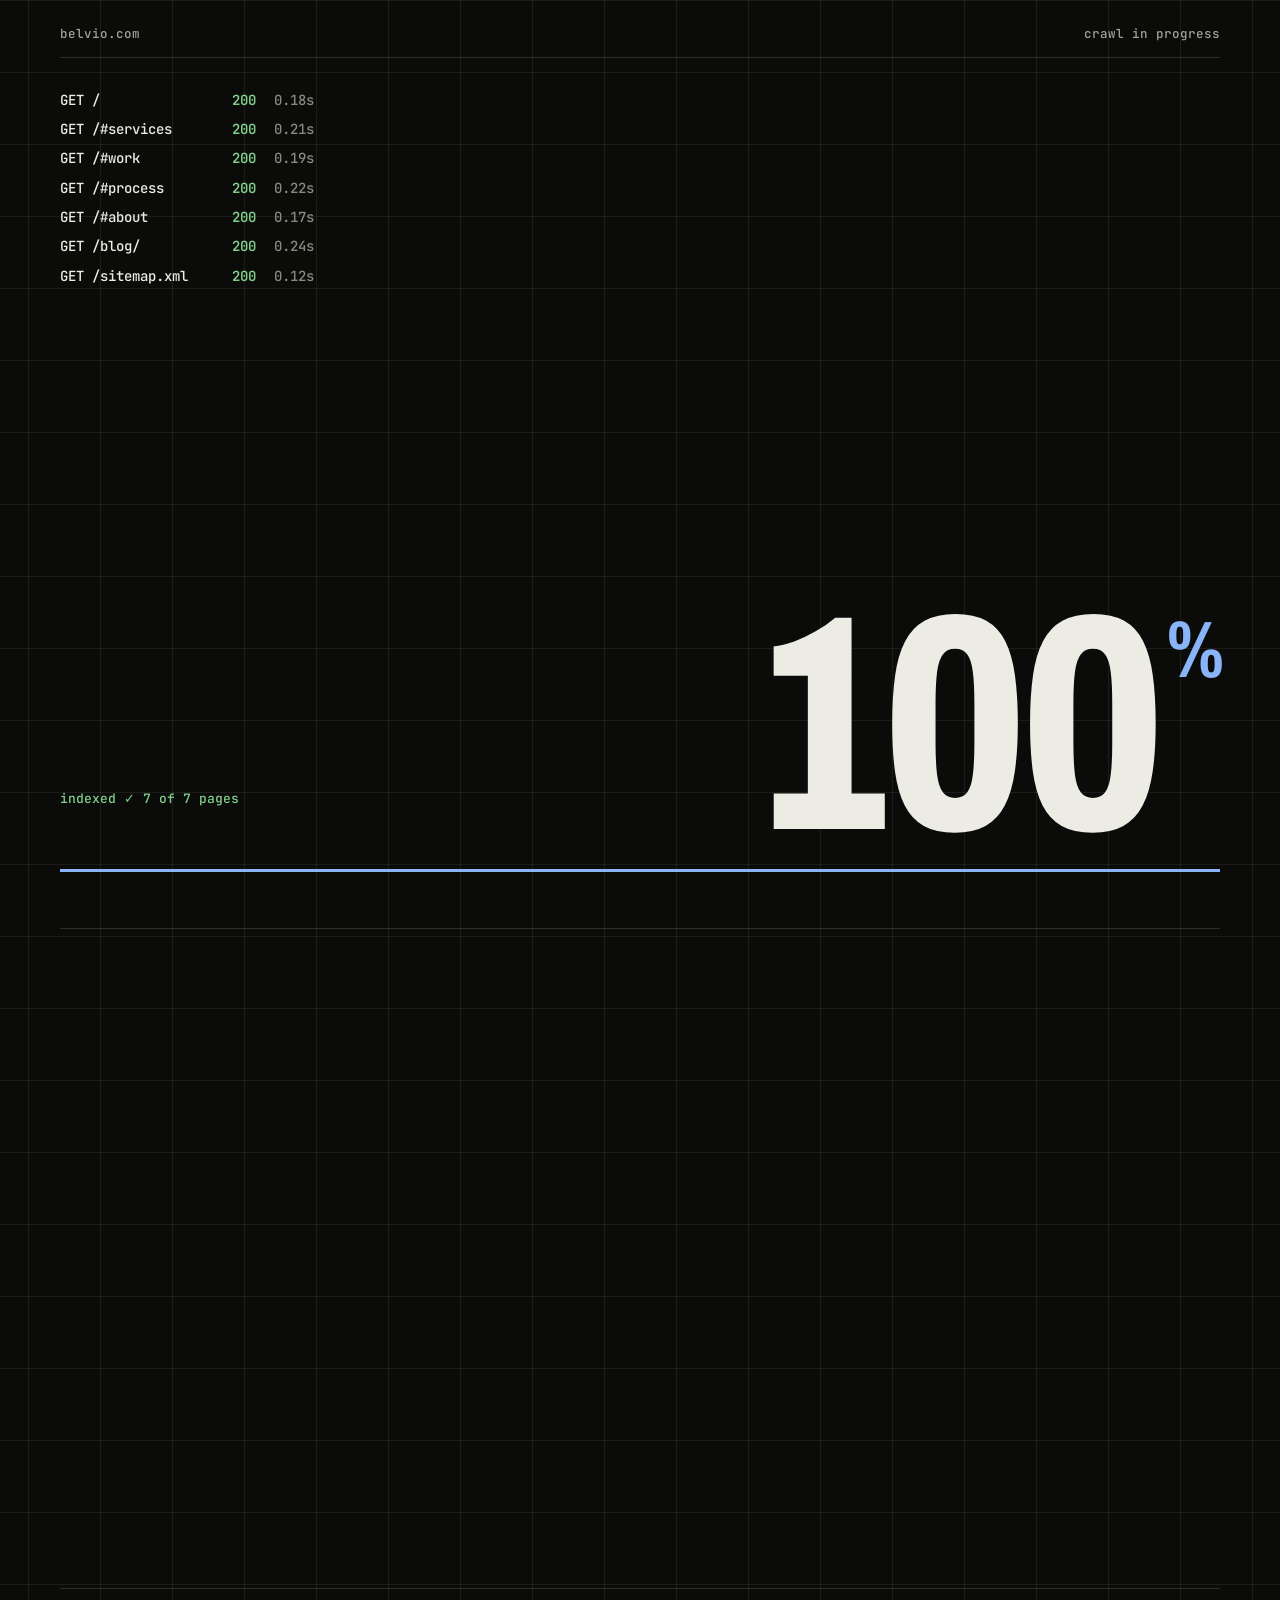
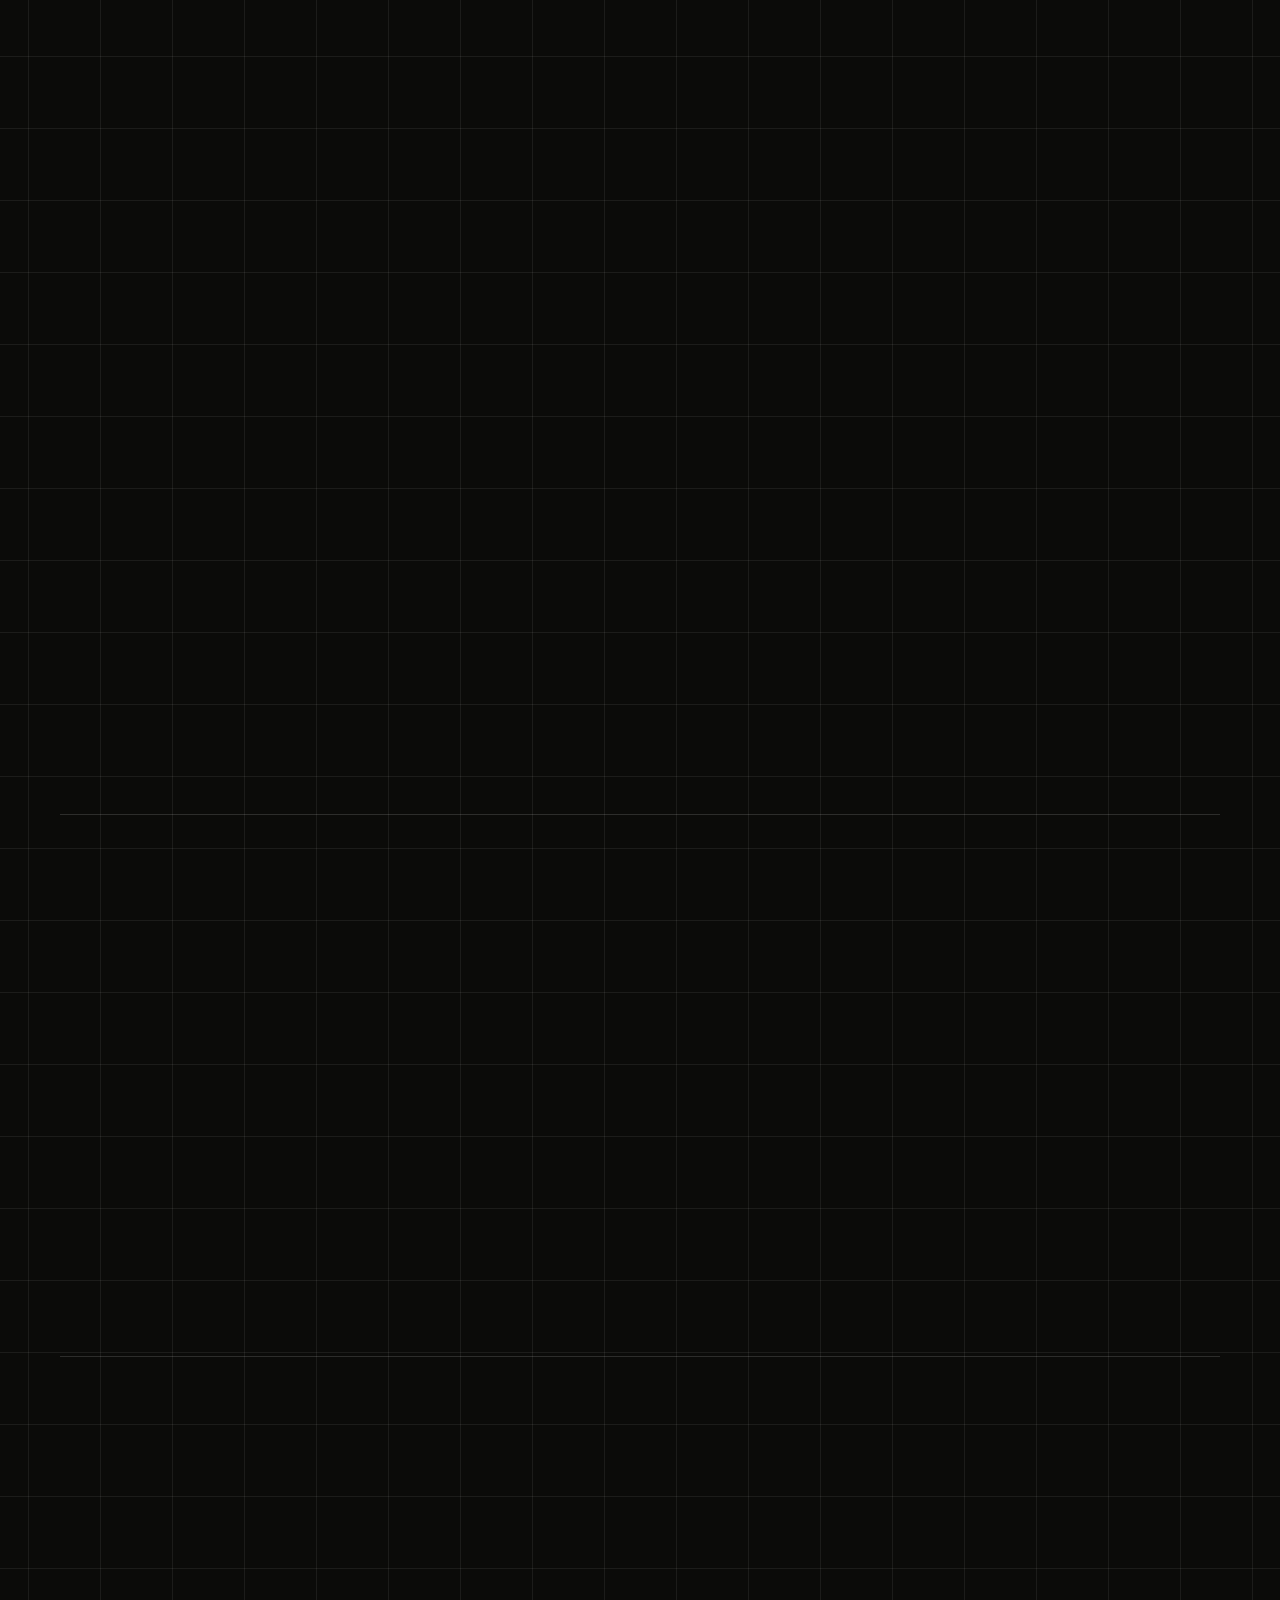
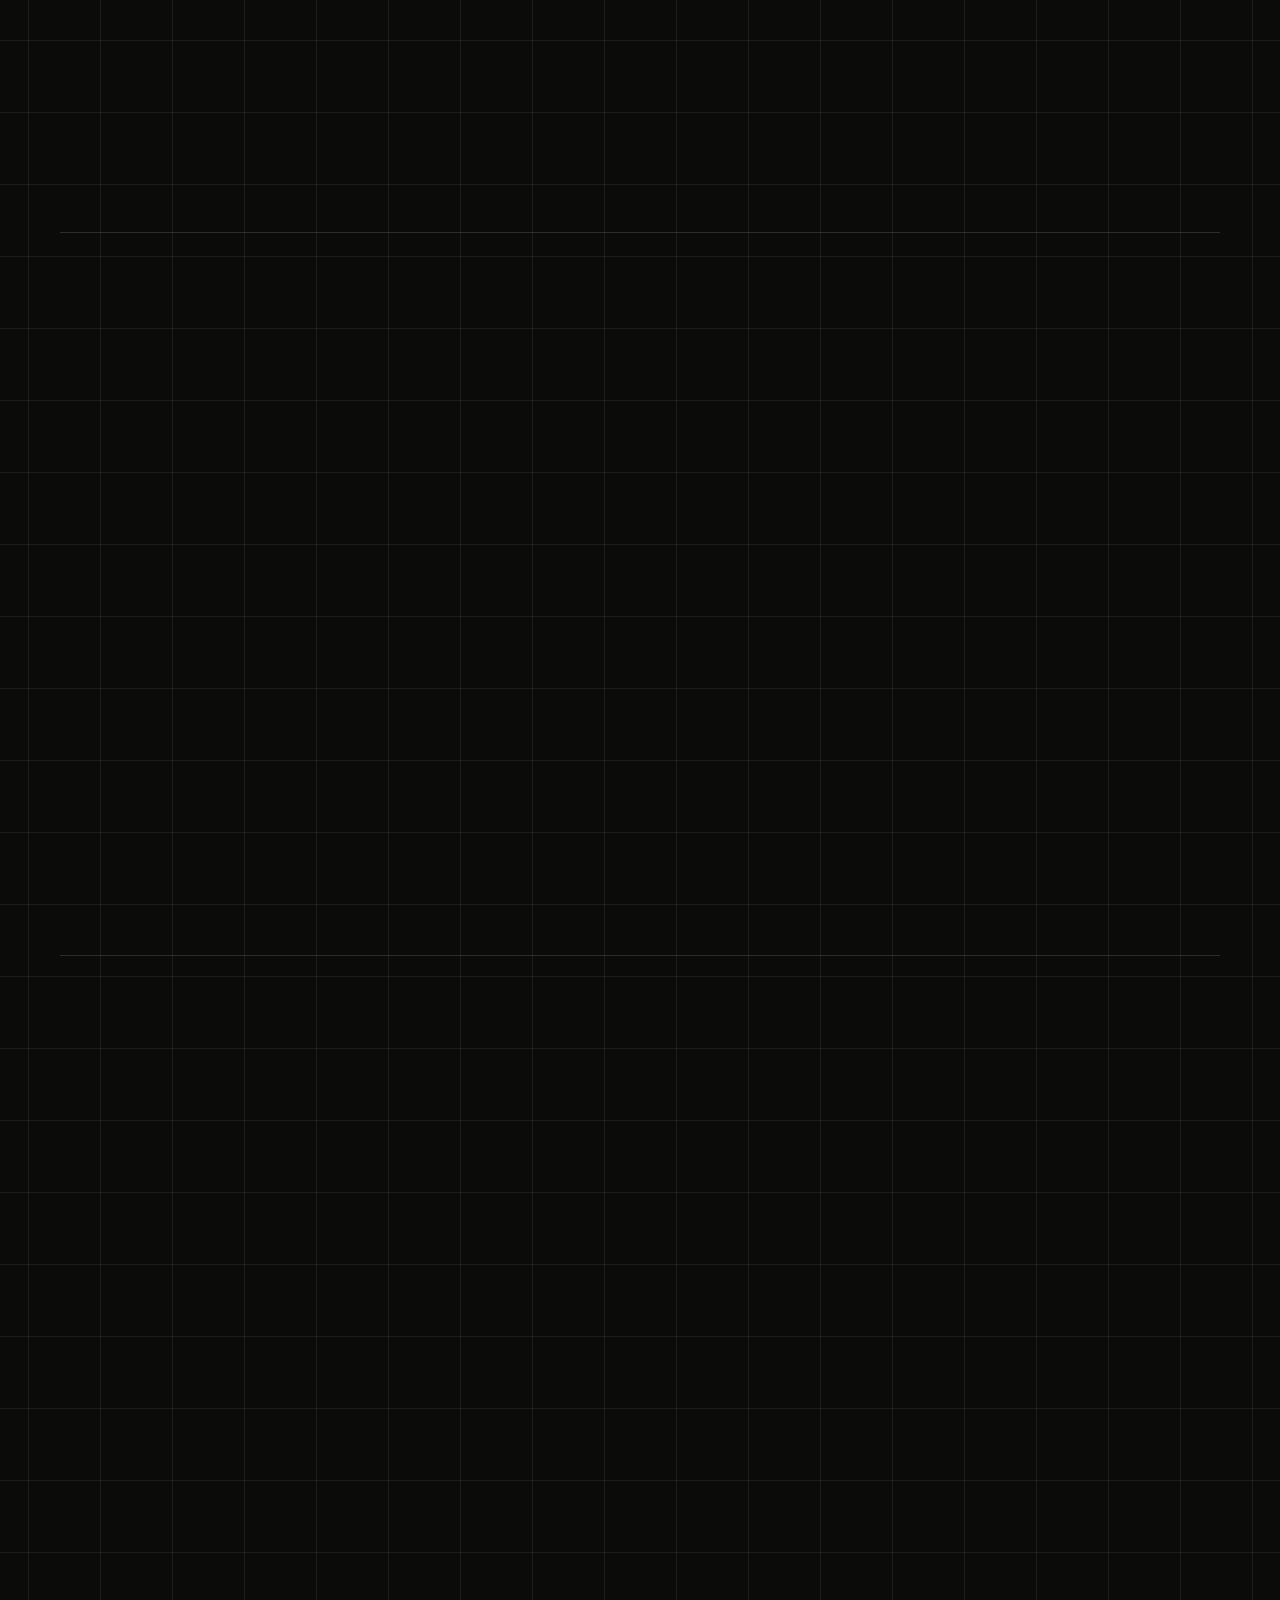
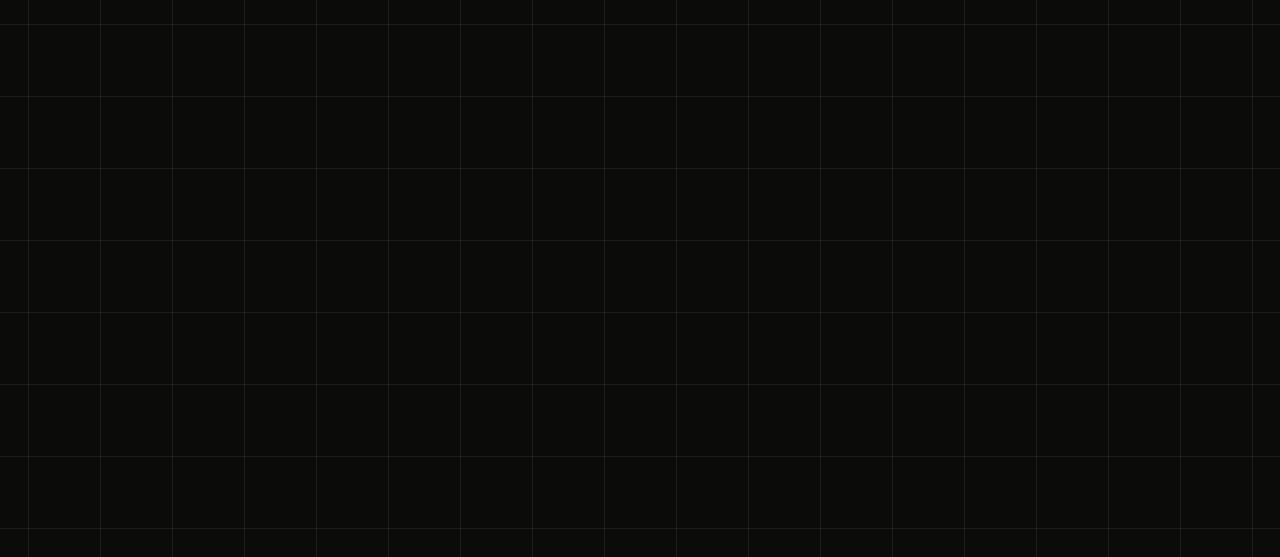
<file: index.html>
<!doctype html>
<html lang="en">
<head>
<meta charset="utf-8">
<meta name="viewport" content="width=device-width, initial-scale=1">
<title>Belvio | Technical SEO audits, keyword tests and notes</title>
<meta name="description" content="Find what's stopping your site from ranking, fix it, and check the result against a baseline. Technical SEO audits, keyword research and on-page fixes.">

<link rel="canonical" href="https://belvio.com/">
<meta name="theme-color" content="#0b0b09">
<meta property="og:type" content="website"><meta property="og:site_name" content="Belvio"><meta property="og:title" content="Belvio | Technical SEO audits, keyword tests and notes"><meta property="og:description" content="Find what's stopping your site from ranking, fix it, and check the result against a baseline. Technical SEO audits, keyword research and on-page fixes."><meta property="og:url" content="https://belvio.com/"><meta property="og:image" content="https://belvio.com/assets/img/og-image.png">
<meta name="twitter:card" content="summary_large_image"><meta name="twitter:title" content="Belvio | Technical SEO audits, keyword tests and notes"><meta name="twitter:description" content="Find what's stopping your site from ranking, fix it, and check the result against a baseline. Technical SEO audits, keyword research and on-page fixes."><meta name="twitter:image" content="https://belvio.com/assets/img/og-image.png">
<link rel="icon" href="/assets/img/favicon.svg" type="image/svg+xml">
<link rel="apple-touch-icon" href="/assets/img/apple-touch-icon.png">
<link rel="manifest" href="/site.webmanifest">
<link rel="preload" href="/assets/fonts/archivo-variable.woff2" as="font" type="font/woff2" crossorigin>
<link rel="preload" href="/assets/fonts/jetbrains-mono-variable.woff2" as="font" type="font/woff2" crossorigin>
<script src="/assets/js/motion.js?v=3"></script>
<script>(function(){try{var d=document.documentElement;if(d.getAttribute('data-motion')==='reduced'||d.getAttribute('data-mode')==='front'||location.hash)return;var n=performance.getEntriesByType('navigation')[0];var rl=n&&n.type==='reload';var q=/[?&]loader=on/.test(location.search);if(q||rl||!sessionStorage.getItem('belvio-loader')){d.classList.add('has-loader','is-loading');sessionStorage.setItem('belvio-loader','1')}}catch(e){}})()</script>
<link rel="stylesheet" href="/assets/css/vendor/lenis.css?v=3">
<link rel="stylesheet" href="/assets/css/base.css?v=3">
<link rel="stylesheet" href="/assets/css/layout.css?v=3">
<link rel="stylesheet" href="/assets/css/components.css?v=3">
<link rel="stylesheet" href="/assets/css/pages.css?v=3">
<link rel="stylesheet" href="/assets/css/mode.css?v=3">
<script type="application/ld+json">{"@context": "https://schema.org", "@graph": [{"@type": "Organization", "@id": "https://belvio.com/#org", "name": "Belvio", "url": "https://belvio.com/", "logo": "https://belvio.com/assets/img/logo.svg", "email": "hello@belvio.com", "founder": {"@type": "Person", "name": "Belal", "jobTitle": "Founder"}}, {"@type": "WebSite", "@id": "https://belvio.com/#site", "url": "https://belvio.com/", "name": "Belvio", "publisher": {"@id": "https://belvio.com/#org"}}]}</script>
</head>
<body data-home>
<div class="loader" id="loader" aria-hidden="true"><div class="loader__in">
<p class="loader__head"><span>belvio.com</span><span>crawl in progress</span></p>
<ol class="loader__log" id="loader-log"></ol>
<div class="loader__foot"><p class="loader__state" id="loader-state">discovering URLs</p><p class="loader__num"><span id="loader-num">0</span><small>%</small></p></div>
<div class="loader__bar"><i id="loader-bar"></i></div></div></div>
<div class="bg-grid" aria-hidden="true"></div><div class="bg-glow" aria-hidden="true"></div>
<header class="site-header"><a class="skip" href="#main">Skip to content</a>
<nav class="nav" aria-label="Main"><a class="nav__logo" href="/" aria-label="Belvio, home"><svg class="logo-mark" viewBox="0 0 100 71.8" aria-hidden="true"><path fill="currentColor" fill-rule="evenodd" d="M22.4 1.9Q23.7 0.1 25.9 0.1L46.3 0.1Q48.5 0.1 48.3 2.3L47.0 22.0Q46.9 23.4 48.3 23.4L89.2 23.4Q91.8 23.4 93.4 25.4L98.5 31.7Q100.0 33.6 99.8 36.0L99.0 48.5Q98.8 50.9 97.3 52.8L84.1 69.8Q82.6 71.7 80.2 71.7L57.5 71.7Q56.5 71.7 55.6 71.3L52.1 69.6Q51.4 69.3 50.6 69.5L44.7 71.4Q43.7 71.7 42.7 71.7L3.4 71.7Q1.0 71.7 1.5 69.4L14.0 14.8Q14.5 12.5 15.9 10.6Z M38.0 44.0L66.5 44.0L58.5 53.5L35.5 53.5Z"/></svg><span class="nav__name"><b>Belvio</b><i>belvio.com</i></span></a>
<ul class="nav__links" id="menu"><li><a href="/" data-key="home" class="is-active" aria-current="page"><span class="p">/home</span><span class="w">Home</span><small>200</small></a></li><li><a href="/#services" data-key="services"><span class="p">/services</span><span class="w">Services</span><small>200</small></a></li><li><a href="/#work" data-key="work"><span class="p">/work</span><span class="w">Work</span><small>200</small></a></li><li><a href="/#process" data-key="process"><span class="p">/process</span><span class="w">Process</span><small>200</small></a></li><li><a href="/#about" data-key="about"><span class="p">/about</span><span class="w">About</span><small>200</small></a></li><li><a href="/blog/" data-key="blog"><span class="p">/blog</span><span class="w">Blog</span><small>200</small></a></li><li class="nav__menu-extra"><a class="btn " href="/contact/"><span class="btn__body"><span class="btn__bl"><span class="t1">Send me your site</span><span class="t2" aria-hidden="true"><span class="mb">Crawl it now</span><span class="mf">Let's go</span></span></span></span><span class="btn__chip" aria-hidden="true"><svg class="i1" viewBox="0 0 16 16" fill="none" stroke="currentColor" stroke-width="2" stroke-linecap="square"><path d="M4 12L12 4M5 4h7v7"/></svg><svg class="i2" viewBox="0 0 16 16" fill="none" stroke="currentColor" stroke-width="2" stroke-linecap="square"><path d="M4 12L12 4M5 4h7v7"/></svg></span></a><p>User-agent: *<br>Sitemap: belvio.com/sitemap.xml</p></li></ul>
<span class="nav__cta"><button class="tmode" type="button" aria-label="Switch to light mode"><svg class="tmode__moon" viewBox="0 0 24 24" aria-hidden="true"><path class="tm-m" d="M20.2 14.6A8.6 8.6 0 0 1 9.4 3.8a8.6 8.6 0 1 0 10.8 10.8z"/><path class="tm-s s1" d="M17.5 3.2v3.2M15.9 4.8h3.2"/><path class="tm-s s2" d="M20.6 8.6v2M19.6 9.6h2"/></svg><svg class="tmode__sun" viewBox="0 0 24 24" aria-hidden="true"><circle class="tm-c" cx="12" cy="12" r="4.3"/><g class="tm-r"><path d="M12 2.2v3M12 18.8v3M2.2 12h3M18.8 12h3M5.1 5.1l2.1 2.1M16.8 16.8l2.1 2.1M5.1 18.9l2.1-2.1M16.8 7.2l2.1-2.1"/></g></svg></button><a class="btn btn--sm" href="/contact/"><span class="btn__body"><span class="btn__bl"><span class="t1">Send me your site</span><span class="t2" aria-hidden="true"><span class="mb">Crawl it now</span><span class="mf">Let's go</span></span></span></span><span class="btn__chip" aria-hidden="true"><svg class="i1" viewBox="0 0 16 16" fill="none" stroke="currentColor" stroke-width="2" stroke-linecap="square"><path d="M4 12L12 4M5 4h7v7"/></svg><svg class="i2" viewBox="0 0 16 16" fill="none" stroke="currentColor" stroke-width="2" stroke-linecap="square"><path d="M4 12L12 4M5 4h7v7"/></svg></span></a></span>
<button class="nav__toggle" type="button" aria-expanded="false" aria-controls="menu" aria-label="Open menu"><span class="nav__bars"></span></button></nav></header>
<main id="main">
<section class="hero"><div class="wrap hero__grid">
<div class="hero__copy">
<p class="chip" data-reveal><span class="chip__dot"></span><span><span class="mb"><b>200 OK</b>&nbsp; taking new audits</span><span class="mf">Taking new audits</span></span></p>
<p class="hello" data-reveal>Hello, I'm Belal.</p>
<h1><span class="ln" style="--i:0">I find why your</span><span class="ln" style="--i:1">site isn't <mark class="hl hl--blue">ranking.</mark></span></h1>
<p class="lede" data-reveal>Technical SEO audits, keyword tests and plain-English fixes. Every change is checked against a baseline before it's called a win.</p>
<div class="hero__cta" data-reveal><a class="btn " href="/contact/"><span class="btn__tag" aria-hidden="true"><span class="btn__tx"><span class="t1">Free audit</span><span class="t2"><span class="mb">200 OK</span><span class="mf">Free audit</span></span></span></span><span class="btn__body"><span class="btn__bl"><span class="t1">Send me your site</span><span class="t2" aria-hidden="true"><span class="mb">Crawl it now</span><span class="mf">Let's go</span></span></span></span><span class="btn__chip" aria-hidden="true"><svg class="i1" viewBox="0 0 16 16" fill="none" stroke="currentColor" stroke-width="2" stroke-linecap="square"><path d="M4 12L12 4M5 4h7v7"/></svg><svg class="i2" viewBox="0 0 16 16" fill="none" stroke="currentColor" stroke-width="2" stroke-linecap="square"><path d="M4 12L12 4M5 4h7v7"/></svg></span></a><p class="hero__reply">Replies within 48 hours.</p></div>

</div>
<div class="hero__right">
<a class="serp" href="/#services" data-reveal><div class="serp__tag">how you'd look in Google</div>
<div class="serp__search" aria-hidden="true"><svg viewBox="0 0 24 24" aria-hidden="true"><circle cx="10.5" cy="10.5" r="6"/><path d="M15 15l5.5 5.5"/></svg><span>technical seo audit</span></div>
<div class="serp__url"><img class="fav" src="/assets/img/favicon.svg" alt="" width="36" height="36"><span>Belvio<br>belvio.com</span></div>
<h3>Technical SEO audits, keyword tests and notes | Belvio</h3>
<p>Find what's stopping your site from <strong>ranking</strong>, fix it, and check the result against a baseline. <strong>Audits</strong>, experiments and write-ups.</p>
<small>This is what a visitor sees before they ever arrive.</small><i class="serp__dots" aria-hidden="true"></i></a>
<div class="spider-stage" data-reveal>
<svg class="thread" aria-hidden="true"><line x1="50%" y1="0" x2="50%" y2="153"/><circle cx="50%" cy="0" r="3"/></svg>
<div class="spider" aria-hidden="true">
<svg viewBox="0 0 120 100">
<g class="legs-a"><path class="leg" style="--ox:48px;--oy:42px" d="M48 42L30 26L14 36"/><path class="leg" style="--ox:47px;--oy:53px" d="M47 53L22 56L10 74"/><path class="leg" style="--ox:72px;--oy:47px" d="M73 47L96 40L112 54"/><path class="leg" style="--ox:72px;--oy:59px" d="M72 59L90 72L100 92"/></g>
<g class="legs-b"><path class="leg" style="--ox:47px;--oy:47px" d="M47 47L24 40L8 54"/><path class="leg" style="--ox:48px;--oy:59px" d="M48 59L30 72L20 92"/><path class="leg" style="--ox:72px;--oy:42px" d="M72 42L90 26L106 36"/><path class="leg" style="--ox:73px;--oy:53px" d="M73 53L98 56L110 74"/></g>
<g transform="translate(60 0) skewX(-9) translate(-60 0)"><path class="body" d="M52 34H68L73 46H47Z"/><path class="body" d="M46 49H74L81 66L60 86L39 66Z"/><path class="eye" d="M54 39H58L57 43H53ZM62 39H66L65 43H61Z"/></g>
</svg></div>
<a class="btn spider__tag" href="/contact/"><span class="btn__tag" aria-hidden="true"><span class="btn__tx"><span class="t1">Free audit</span><span class="t2"><span class="mb">200 OK</span><span class="mf">Free audit</span></span></span></span><span class="btn__body"><span class="btn__bl"><span class="t1">Send me your site</span><span class="t2" aria-hidden="true"><span class="mb">Crawl it now</span><span class="mf">Let's go</span></span></span></span><span class="btn__chip" aria-hidden="true"><svg class="i1" viewBox="0 0 16 16" fill="none" stroke="currentColor" stroke-width="2" stroke-linecap="square"><path d="M4 12L12 4M5 4h7v7"/></svg><svg class="i2" viewBox="0 0 16 16" fill="none" stroke="currentColor" stroke-width="2" stroke-linecap="square"><path d="M4 12L12 4M5 4h7v7"/></svg></span></a>
<p class="spider__note">Replies within 48 hours.</p>
</div>
</div></div></section><section class="sec " id="services"><div class="wrap"><div class="sec__in"><div class="crawl" data-reveal><span><span class="mb">GET /services</span><span class="mf">Services</span></span><b>crawled ✓ indexed ✓</b></div><div class="head"><h2 data-reveal>What I do to <mark class="hl">your site.</mark></h2><p data-reveal>Three jobs. Each one ends with something you can open, read and check.</p></div><div class="grid-3"><article class="card card--blue" id="audit" data-reveal><div class="card__tab"><span>belvio.com</span><em>/#audit</em></div><div class="card__body"><span class="card__ico" aria-hidden="true"><svg viewBox="0 0 24 24"><circle cx="10.5" cy="10.5" r="6"/><path d="M15 15l5.5 5.5"/></svg></span><h3>Technical audit</h3><p>Crawl your site the way Google does. Broken links, slow pages, pages that never got indexed. A ranked fix list, written plainly.</p><div class="card__foot"><span class="mb"><b>200</b> deliverable: report</span><span class="mf"><b>You get</b> A report</span></div></div></article><article class="card card--yellow" id="keywords" data-reveal><div class="card__tab"><span>belvio.com</span><em>/#keywords</em></div><div class="card__body"><span class="card__ico" aria-hidden="true"><svg viewBox="0 0 24 24"><path d="M5 7h14M5 12h14M5 17h8"/></svg></span><h3>Keyword research</h3><p>Which searches your customers actually type, which ones you can win, and which page should answer each.</p><div class="card__foot"><span class="mb"><b>200</b> deliverable: sheet</span><span class="mf"><b>You get</b> A sheet</span></div></div></article><article class="card card--green" id="on-page" data-reveal><div class="card__tab"><span>belvio.com</span><em>/#on-page</em></div><div class="card__body"><span class="card__ico" aria-hidden="true"><svg viewBox="0 0 24 24"><path d="M9 7l-5 5 5 5M15 7l5 5-5 5"/></svg></span><h3>On-page fixes</h3><p>Titles, headings, internal links and structured data, changed one batch at a time so the result can be measured.</p><div class="card__foot"><span class="mb"><b>200</b> deliverable: changes + log</span><span class="mf"><b>You get</b> Changes + a log</span></div></div></article></div></div></div></section><section class="sec " id="work"><div class="wrap"><div class="sec__in"><div class="crawl" data-reveal><span><span class="mb">GET /work</span><span class="mf">Work</span></span><b>crawled ✓ indexed ✓</b></div><div class="head"><h2 data-reveal>Audits, filed as <mark class="hl">reports.</mark></h2><p data-reveal>Each project gets a report page with a score before and after. Real numbers only, so these slots stay empty until they're earned.</p></div><div class="grid-3"><article class="card card--solid" id="your-site" data-reveal><div class="card__tab"><span>belvio.com</span><em>/#your-site</em></div><div class="card__body"><div class="ring"><svg viewBox="0 0 120 120" aria-hidden="true"><circle cx="60" cy="60" r="52" fill="none" stroke="rgba(11,11,9,.16)" stroke-width="10"/></svg><span>?</span></div><h3>Your site could be first.</h3><p>Send the URL. The audit goes here, with your permission.</p><div style="margin-top:26px"><a class="btn btn--dark" href="/contact/"><span class="btn__body"><span class="btn__bl"><span class="t1">Send me your site</span><span class="t2" aria-hidden="true"><span class="mb">Crawl it now</span><span class="mf">Let's go</span></span></span></span><span class="btn__chip" aria-hidden="true"><svg class="i1" viewBox="0 0 16 16" fill="none" stroke="currentColor" stroke-width="2" stroke-linecap="square"><path d="M4 12L12 4M5 4h7v7"/></svg><svg class="i2" viewBox="0 0 16 16" fill="none" stroke="currentColor" stroke-width="2" stroke-linecap="square"><path d="M4 12L12 4M5 4h7v7"/></svg></span></a></div></div></article><article class="card card--empty" id="next-up" data-reveal><div class="card__tab"><span>belvio.com</span><em>/#next-up</em></div><div class="card__body"><div class="ring"><svg viewBox="0 0 120 120" aria-hidden="true"><circle cx="60" cy="60" r="52" fill="none" stroke="rgba(255,255,255,.18)" stroke-width="10" stroke-dasharray="4 8"/></svg><span style="color:var(--muted)">–</span></div><h3>Case study</h3><p>In progress. The score ring fills when the numbers are real.</p></div></article><article class="card card--empty" id="next-up-2" data-reveal><div class="card__tab"><span>belvio.com</span><em>/#next-up-2</em></div><div class="card__body"><div class="ring"><svg viewBox="0 0 120 120" aria-hidden="true"><circle cx="60" cy="60" r="52" fill="none" stroke="rgba(255,255,255,.18)" stroke-width="10" stroke-dasharray="4 8"/></svg><span style="color:var(--muted)">–</span></div><h3>Experiment</h3><p>A keyword test, written up with the baseline and the outcome.</p></div></article></div></div></div></section><section class="sec " id="process"><div class="wrap"><div class="sec__in"><div class="crawl" data-reveal><span><span class="mb">GET /process</span><span class="mf">Process</span></span><b>crawled ✓ indexed ✓</b></div><div class="head"><h2 data-reveal>How a project <mark class="hl">runs.</mark></h2><p data-reveal>Four stages. You see the baseline before I touch anything.</p></div><div class="steps"><div class="step" data-reveal><div class="step__dot"><i></i><b class="step__n">01</b></div><h3><span class="mb">Crawl</span><span class="mf">Scan</span></h3><p>I scan the whole site and record where it stands today.</p></div><div class="step" data-reveal><div class="step__dot"><i></i><b class="step__n">02</b></div><h3>Diagnose</h3><p>Every problem ranked by how much it costs you.</p></div><div class="step" data-reveal><div class="step__dot"><i></i><b class="step__n">03</b></div><h3>Fix</h3><p>Changes go in batches, each one logged.</p></div><div class="step" data-reveal><div class="step__dot"><i></i><b class="step__n">04</b></div><h3>Re-check</h3><p>Same scan, same settings, compared to the baseline.</p></div></div></div></div></section><section class="sec " id="about"><div class="wrap"><div class="sec__in"><div class="crawl" data-reveal><span><span class="mb">GET /about</span><span class="mf">About</span></span><b>crawled ✓ indexed ✓</b></div><div class="split"><div><h2 data-reveal>Hi, I'm <mark class="hl">Belal.</mark></h2><p class="lede" data-reveal>Founder of Belvio. I audit websites, find what is holding them back, and fix it one measured batch at a time.</p><div style="margin-top:34px" data-reveal><a class="btn btn--ghost" href="/about/"><span class="btn__body"><span class="btn__bl"><span class="t1">Know more about me</span><span class="t2" aria-hidden="true"><span class="mb">Open about page</span><span class="mf">Open it</span></span></span></span><span class="btn__chip" aria-hidden="true"><svg class="i1" viewBox="0 0 16 16" fill="none" stroke="currentColor" stroke-width="2" stroke-linecap="square"><path d="M4 12L12 4M5 4h7v7"/></svg><svg class="i2" viewBox="0 0 16 16" fill="none" stroke="currentColor" stroke-width="2" stroke-linecap="square"><path d="M4 12L12 4M5 4h7v7"/></svg></span></a></div></div><article class="card " id="how-i-work" data-reveal><div class="card__tab"><span>belvio.com</span><em>/#about</em></div><div class="card__body"><h3>How I work</h3><ul><li>Baseline before any change</li><li>One batch of changes at a time</li><li>Reports in plain English</li></ul></div></article></div></div></div></section><section class="sec " id="notes"><div class="wrap"><div class="sec__in"><div class="crawl" data-reveal><span><span class="mb">GET /blog</span><span class="mf">Notes</span></span><b>crawled ✓ indexed ✓</b></div><div class="head"><h2 data-reveal>Latest <mark class="hl">notes.</mark></h2><p data-reveal>What I'm testing and what I found, written down.</p></div><div class="grid-2"><a class="card card--blue" data-reveal href="/blog/posts/how-google-crawls-and-indexes/"><div class="card__tab"><span>belvio.com</span><em>/blog/posts/how-google-crawls-and-indexes</em></div><div class="card__body"><h3>How Google finds, crawls and indexes your pages</h3><p>A plain-English walk through what Google does between "your page exists" and "your page shows up in search".</p><div class="card__foot"><span class="mb"><b>200</b> read: 6 min</span><span class="mf"><b>6 min</b> read</span></div></div></a><article class="card card--empty" data-reveal><div class="card__tab"><span>belvio.com</span><em>/blog/next-note</em></div><div class="card__body"><h3>Next note</h3><p>Being written. It will be listed here the day it's published.</p></div></article></div><div style="margin-top:36px" data-reveal><a class="btn btn--ghost" href="/blog/"><span class="btn__body"><span class="btn__bl"><span class="t1">Read all notes</span><span class="t2" aria-hidden="true"><span class="mb">Open notes</span><span class="mf">Open them</span></span></span></span><span class="btn__chip" aria-hidden="true"><svg class="i1" viewBox="0 0 16 16" fill="none" stroke="currentColor" stroke-width="2" stroke-linecap="square"><path d="M4 12L12 4M5 4h7v7"/></svg><svg class="i2" viewBox="0 0 16 16" fill="none" stroke="currentColor" stroke-width="2" stroke-linecap="square"><path d="M4 12L12 4M5 4h7v7"/></svg></span></a></div></div></div></section><section class="sec "><div class="wrap"><div class="sec__in"><div class="crawl" data-reveal><span><span class="mb">GET /contact</span><span class="mf">Contact</span></span><b>crawled ✓ indexed ✓</b></div><div class="cta"><div class="row"><h2 data-reveal>Got a site that's <mark class="hl">hard to find?</mark></h2><div data-reveal><a class="btn btn--lg" href="/contact/"><span class="btn__body"><span class="btn__bl"><span class="t1">Send me your site</span><span class="t2" aria-hidden="true"><span class="mb">Crawl it now</span><span class="mf">Let's go</span></span></span></span><span class="btn__chip" aria-hidden="true"><svg class="i1" viewBox="0 0 16 16" fill="none" stroke="currentColor" stroke-width="2" stroke-linecap="square"><path d="M4 12L12 4M5 4h7v7"/></svg><svg class="i2" viewBox="0 0 16 16" fill="none" stroke="currentColor" stroke-width="2" stroke-linecap="square"><path d="M4 12L12 4M5 4h7v7"/></svg></span></a></div></div></div></div></div></section>
</main>
<footer class="site-footer"><div class="wrap">
<div class="robots" data-reveal><div class="robots__tab">robots.txt</div><div class="robots__in">
<div class="line line--inline mb"><span class="k">User-agent:</span> *</div>
<div class="line"><span class="k"><span class="mb">Allow:</span><span class="mf">Pages</span></span><a class="rchip" href="/"><span><span class="mb">/home</span><span class="mf">Home</span></span></a><a class="rchip" href="/#services"><span><span class="mb">/services</span><span class="mf">Services</span></span></a><a class="rchip" href="/#work"><span><span class="mb">/work</span><span class="mf">Work</span></span></a><a class="rchip" href="/#about"><span><span class="mb">/about</span><span class="mf">About</span></span></a><a class="rchip" href="/#process"><span><span class="mb">/process</span><span class="mf">Process</span></span></a><a class="rchip" href="/blog/"><span><span class="mb">/blog</span><span class="mf">Blog</span></span></a><a class="rchip" href="/contact/"><span><span class="mb">/contact</span><span class="mf">Contact</span></span></a></div>
<div class="line"><span class="k"><span class="mb">Legal:</span><span class="mf">Legal</span></span><a class="rchip" href="/privacy/"><span><span class="mb">/privacy</span><span class="mf">Privacy</span></span></a><a class="rchip" href="/terms/"><span><span class="mb">/terms</span><span class="mf">Terms</span></span></a><a class="rchip" href="/404.html"><span><span class="mb">/404</span><span class="mf">404</span></span></a></div>
<div class="line"><span class="k"><span class="mb">Social:</span><span class="mf">Social</span></span><a class="rchip" href="https://www.linkedin.com/" target="_blank" rel="noopener"><span><span class="mb">linkedin ↗</span><span class="mf">LinkedIn ↗</span></span></a><a class="rchip" href="https://x.com/" target="_blank" rel="noopener"><span><span class="mb">x ↗</span><span class="mf">X ↗</span></span></a><a class="rchip" href="https://www.instagram.com/" target="_blank" rel="noopener"><span><span class="mb">instagram ↗</span><span class="mf">Instagram ↗</span></span></a><a class="rchip" href="https://github.com/" target="_blank" rel="noopener"><span><span class="mb">github ↗</span><span class="mf">GitHub ↗</span></span></a></div>
<div class="line line--inline"><span class="k"><span class="mb">Contact:</span><span class="mf">Email</span></span> <a href="mailto:hello@belvio.com">hello@belvio.com</a></div>
<div class="line mb"><span class="k">Sitemap:</span> <a href="/sitemap.xml">https://belvio.com/sitemap.xml</a></div>
<div class="robots__legal"><span>© 2026 Belvio</span><span><span class="mb">Technical SEO, measured and published.</span><span class="mf">Audits you can check.</span></span></div></div></div>
<div class="wm" aria-hidden="true" data-reveal>belvio</div></div></footer>
<script src="/assets/js/vendor/lenis.min.js?v=3"></script>
<script src="/assets/js/smooth.js?v=3"></script>
<script src="/assets/js/nav.js?v=3"></script>
<script src="/assets/js/mode.js?v=3"></script>
<script src="/assets/js/buttons.js?v=3"></script>
<script src="/assets/js/grid.js?v=3"></script>
<script src="/assets/js/loader.js?v=3"></script>
<script src="/assets/js/spider.js?v=3"></script>


<script src="/assets/js/reveal.js?v=3"></script>
</body>
</html>
</file>
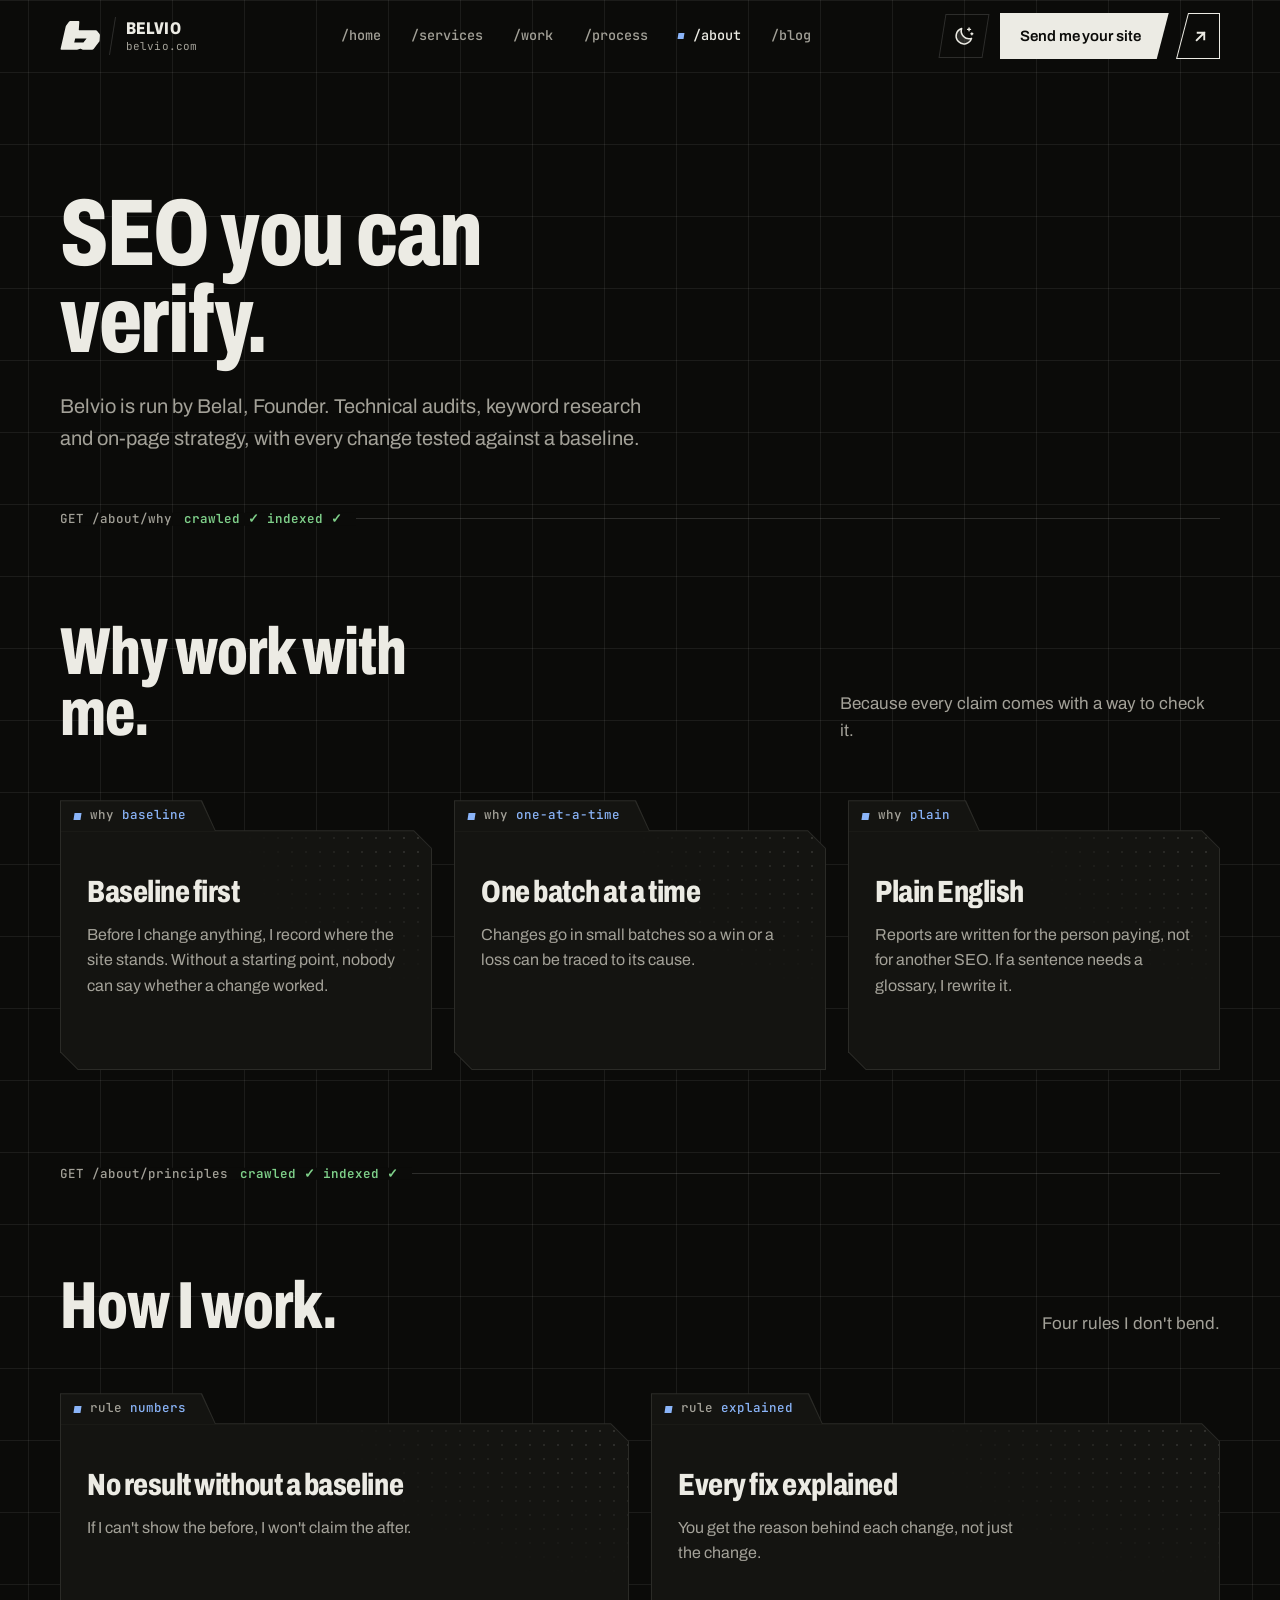
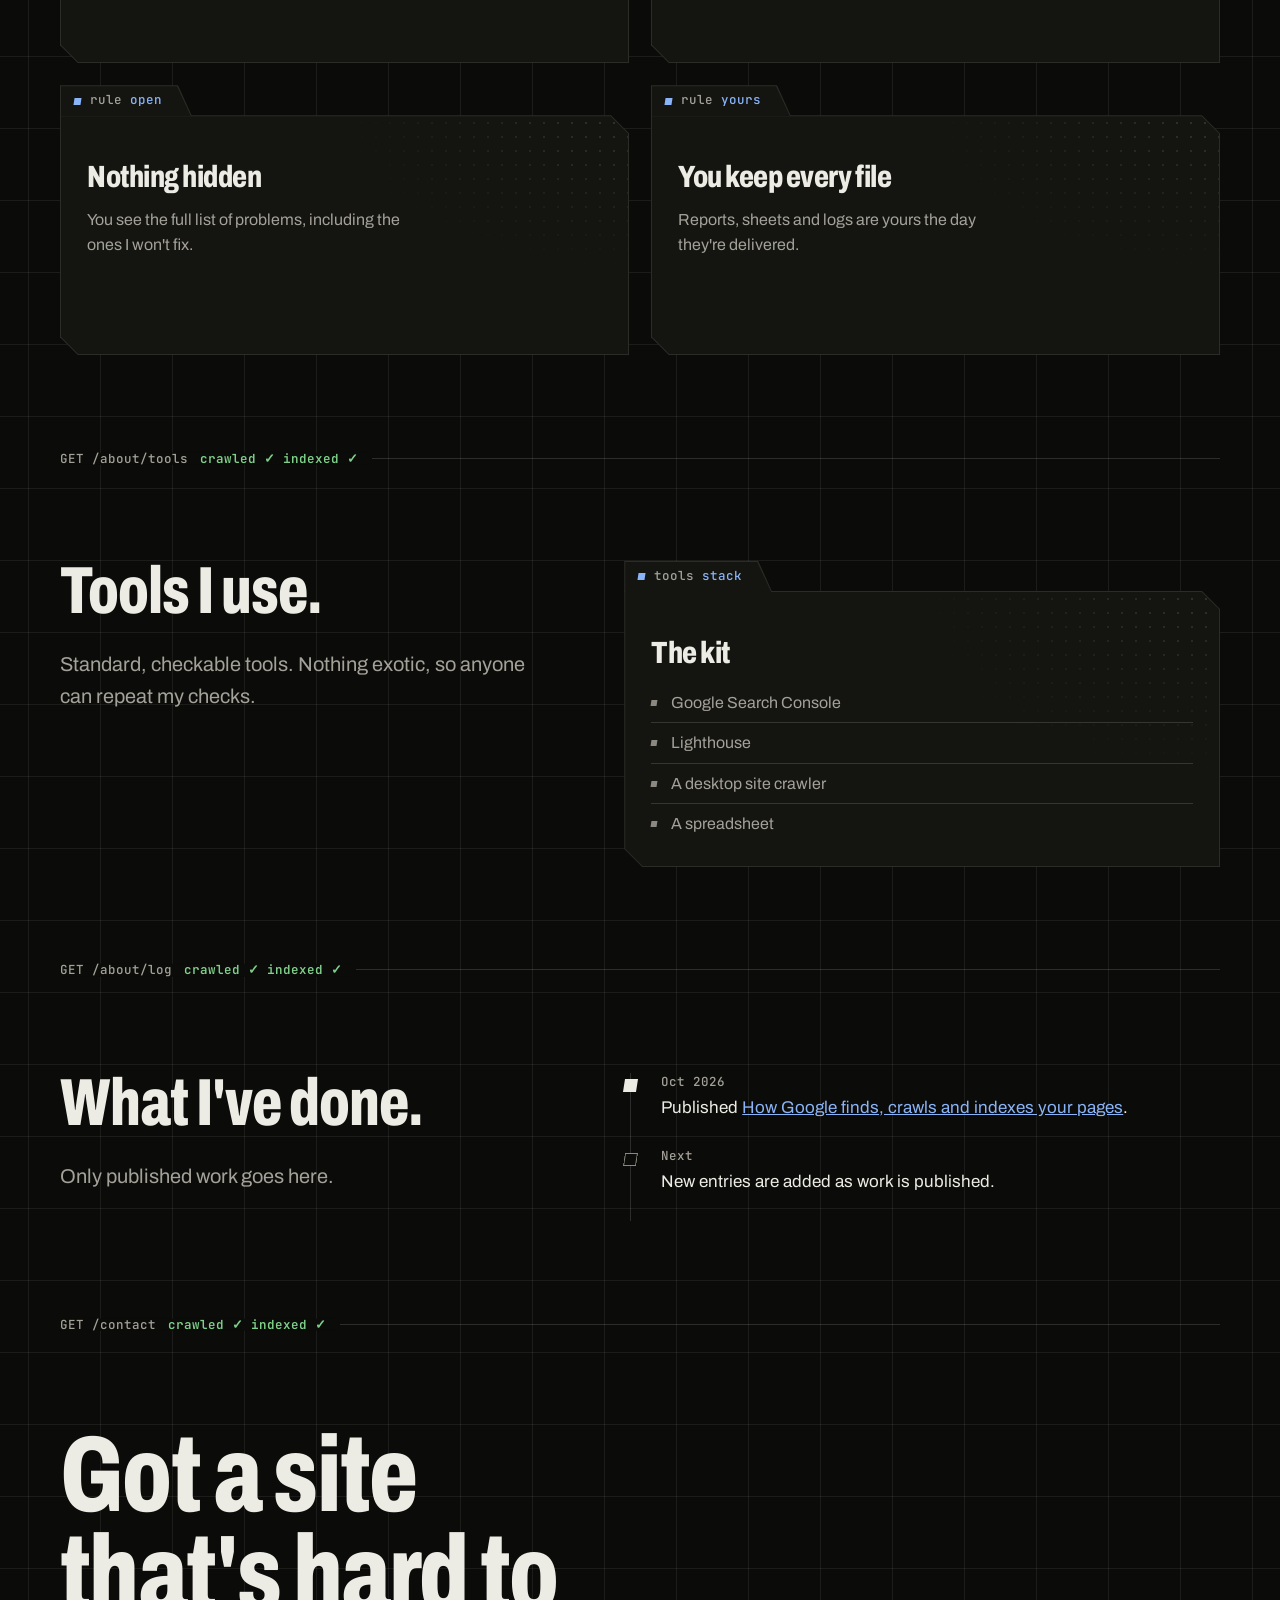
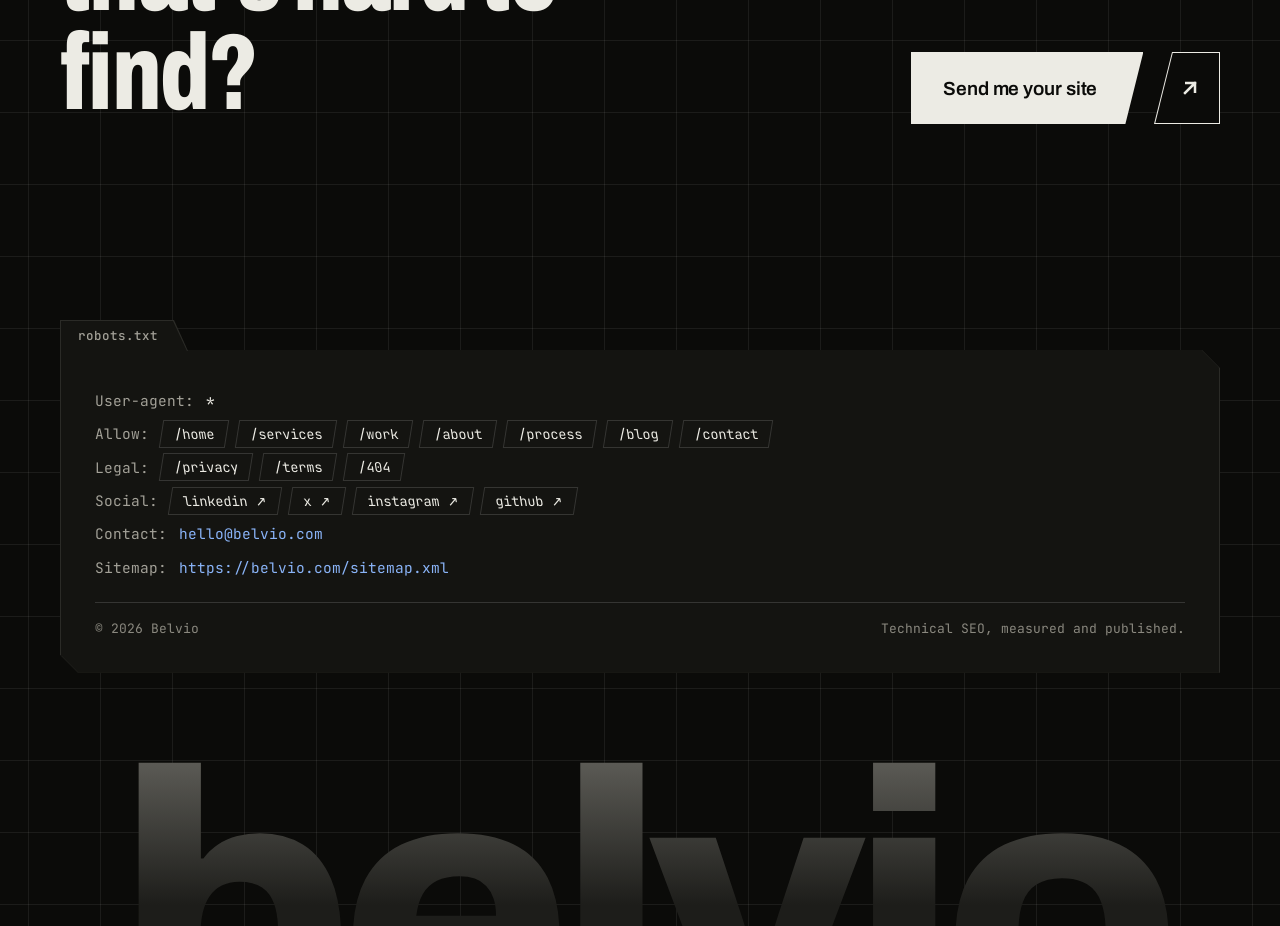
<file: about/index.html>
<!doctype html>
<html lang="en">
<head>
<meta charset="utf-8">
<meta name="viewport" content="width=device-width, initial-scale=1">
<title>About | Belvio</title>
<meta name="description" content="Belvio is run by Belal, Founder. Technical SEO audits, keyword research and on-page strategy, with every change tested against a baseline.">

<link rel="canonical" href="https://belvio.com/about/">
<meta name="theme-color" content="#0b0b09">
<meta property="og:type" content="website"><meta property="og:site_name" content="Belvio"><meta property="og:title" content="About | Belvio"><meta property="og:description" content="Belvio is run by Belal, Founder. Technical SEO audits, keyword research and on-page strategy, with every change tested against a baseline."><meta property="og:url" content="https://belvio.com/about/"><meta property="og:image" content="https://belvio.com/assets/img/og-image.png">
<meta name="twitter:card" content="summary_large_image"><meta name="twitter:title" content="About | Belvio"><meta name="twitter:description" content="Belvio is run by Belal, Founder. Technical SEO audits, keyword research and on-page strategy, with every change tested against a baseline."><meta name="twitter:image" content="https://belvio.com/assets/img/og-image.png">
<link rel="icon" href="/assets/img/favicon.svg" type="image/svg+xml">
<link rel="apple-touch-icon" href="/assets/img/apple-touch-icon.png">
<link rel="manifest" href="/site.webmanifest">
<link rel="preload" href="/assets/fonts/archivo-variable.woff2" as="font" type="font/woff2" crossorigin>
<link rel="preload" href="/assets/fonts/jetbrains-mono-variable.woff2" as="font" type="font/woff2" crossorigin>
<script src="/assets/js/motion.js?v=3"></script>

<link rel="stylesheet" href="/assets/css/vendor/lenis.css?v=3">
<link rel="stylesheet" href="/assets/css/base.css?v=3">
<link rel="stylesheet" href="/assets/css/layout.css?v=3">
<link rel="stylesheet" href="/assets/css/components.css?v=3">
<link rel="stylesheet" href="/assets/css/pages.css?v=3">
<link rel="stylesheet" href="/assets/css/mode.css?v=3">
<script type="application/ld+json">{"@context": "https://schema.org", "@type": "AboutPage", "name": "About Belvio", "url": "https://belvio.com/about/", "mainEntity": {"@type": "Organization", "@id": "https://belvio.com/#org", "name": "Belvio", "url": "https://belvio.com/", "logo": "https://belvio.com/assets/img/logo.svg", "email": "hello@belvio.com", "founder": {"@type": "Person", "name": "Belal", "jobTitle": "Founder"}}}</script><script type="application/ld+json">{"@context": "https://schema.org", "@type": "BreadcrumbList", "itemListElement": [{"@type": "ListItem", "position": 1, "name": "Home", "item": "https://belvio.com/"}, {"@type": "ListItem", "position": 2, "name": "About", "item": "https://belvio.com/about/"}]}</script>
</head>
<body>

<div class="bg-grid" aria-hidden="true"></div><div class="bg-glow" aria-hidden="true"></div>
<header class="site-header"><a class="skip" href="#main">Skip to content</a>
<nav class="nav" aria-label="Main"><a class="nav__logo" href="/" aria-label="Belvio, home"><svg class="logo-mark" viewBox="0 0 100 71.8" aria-hidden="true"><path fill="currentColor" fill-rule="evenodd" d="M22.4 1.9Q23.7 0.1 25.9 0.1L46.3 0.1Q48.5 0.1 48.3 2.3L47.0 22.0Q46.9 23.4 48.3 23.4L89.2 23.4Q91.8 23.4 93.4 25.4L98.5 31.7Q100.0 33.6 99.8 36.0L99.0 48.5Q98.8 50.9 97.3 52.8L84.1 69.8Q82.6 71.7 80.2 71.7L57.5 71.7Q56.5 71.7 55.6 71.3L52.1 69.6Q51.4 69.3 50.6 69.5L44.7 71.4Q43.7 71.7 42.7 71.7L3.4 71.7Q1.0 71.7 1.5 69.4L14.0 14.8Q14.5 12.5 15.9 10.6Z M38.0 44.0L66.5 44.0L58.5 53.5L35.5 53.5Z"/></svg><span class="nav__name"><b>Belvio</b><i>belvio.com</i></span></a>
<ul class="nav__links" id="menu"><li><a href="/" data-key="home"><span class="p">/home</span><span class="w">Home</span><small>200</small></a></li><li><a href="/#services" data-key="services"><span class="p">/services</span><span class="w">Services</span><small>200</small></a></li><li><a href="/#work" data-key="work"><span class="p">/work</span><span class="w">Work</span><small>200</small></a></li><li><a href="/#process" data-key="process"><span class="p">/process</span><span class="w">Process</span><small>200</small></a></li><li><a href="/#about" data-key="about" class="is-active" aria-current="page"><span class="p">/about</span><span class="w">About</span><small>200</small></a></li><li><a href="/blog/" data-key="blog"><span class="p">/blog</span><span class="w">Blog</span><small>200</small></a></li><li class="nav__menu-extra"><a class="btn " href="/contact/"><span class="btn__body"><span class="btn__bl"><span class="t1">Send me your site</span><span class="t2" aria-hidden="true"><span class="mb">Crawl it now</span><span class="mf">Let's go</span></span></span></span><span class="btn__chip" aria-hidden="true"><svg class="i1" viewBox="0 0 16 16" fill="none" stroke="currentColor" stroke-width="2" stroke-linecap="square"><path d="M4 12L12 4M5 4h7v7"/></svg><svg class="i2" viewBox="0 0 16 16" fill="none" stroke="currentColor" stroke-width="2" stroke-linecap="square"><path d="M4 12L12 4M5 4h7v7"/></svg></span></a><p>User-agent: *<br>Sitemap: belvio.com/sitemap.xml</p></li></ul>
<span class="nav__cta"><button class="tmode" type="button" aria-label="Switch to light mode"><svg class="tmode__moon" viewBox="0 0 24 24" aria-hidden="true"><path class="tm-m" d="M20.2 14.6A8.6 8.6 0 0 1 9.4 3.8a8.6 8.6 0 1 0 10.8 10.8z"/><path class="tm-s s1" d="M17.5 3.2v3.2M15.9 4.8h3.2"/><path class="tm-s s2" d="M20.6 8.6v2M19.6 9.6h2"/></svg><svg class="tmode__sun" viewBox="0 0 24 24" aria-hidden="true"><circle class="tm-c" cx="12" cy="12" r="4.3"/><g class="tm-r"><path d="M12 2.2v3M12 18.8v3M2.2 12h3M18.8 12h3M5.1 5.1l2.1 2.1M16.8 16.8l2.1 2.1M5.1 18.9l2.1-2.1M16.8 7.2l2.1-2.1"/></g></svg></button><a class="btn btn--sm" href="/contact/"><span class="btn__body"><span class="btn__bl"><span class="t1">Send me your site</span><span class="t2" aria-hidden="true"><span class="mb">Crawl it now</span><span class="mf">Let's go</span></span></span></span><span class="btn__chip" aria-hidden="true"><svg class="i1" viewBox="0 0 16 16" fill="none" stroke="currentColor" stroke-width="2" stroke-linecap="square"><path d="M4 12L12 4M5 4h7v7"/></svg><svg class="i2" viewBox="0 0 16 16" fill="none" stroke="currentColor" stroke-width="2" stroke-linecap="square"><path d="M4 12L12 4M5 4h7v7"/></svg></span></a></span>
<button class="nav__toggle" type="button" aria-expanded="false" aria-controls="menu" aria-label="Open menu"><span class="nav__bars"></span></button></nav></header>
<main id="main">
<section class="page-hero" data-snap-section><div class="wrap"><h1 data-reveal>SEO you can <mark class="hl">verify.</mark></h1><p class="lede" data-reveal>Belvio is run by Belal, Founder. Technical audits, keyword research and on-page strategy, with every change tested against a baseline.</p></div></section><section class="sec "><div class="wrap"><div class="sec__in"><div class="crawl" data-reveal><span><span class="mb">GET /about/why</span><span class="mf">Why me</span></span><b>crawled ✓ indexed ✓</b></div><div class="head"><h2 data-reveal>Why work <mark class="hl">with me.</mark></h2><p data-reveal>Because every claim comes with a way to check it.</p></div><div class="grid-3"><article class="card " data-reveal><div class="card__tab"><span>why</span><em>&nbsp;baseline</em></div><div class="card__body"><h3>Baseline first</h3><p>Before I change anything, I record where the site stands. Without a starting point, nobody can say whether a change worked.</p></div></article><article class="card " data-reveal><div class="card__tab"><span>why</span><em>&nbsp;one-at-a-time</em></div><div class="card__body"><h3>One batch at a time</h3><p>Changes go in small batches so a win or a loss can be traced to its cause.</p></div></article><article class="card " data-reveal><div class="card__tab"><span>why</span><em>&nbsp;plain</em></div><div class="card__body"><h3>Plain English</h3><p>Reports are written for the person paying, not for another SEO. If a sentence needs a glossary, I rewrite it.</p></div></article></div></div></div></section><section class="sec "><div class="wrap"><div class="sec__in"><div class="crawl" data-reveal><span><span class="mb">GET /about/principles</span><span class="mf">Principles</span></span><b>crawled ✓ indexed ✓</b></div><div class="head"><h2 data-reveal>How I <mark class="hl">work.</mark></h2><p data-reveal>Four rules I don't bend.</p></div><div class="grid-2"><article class="card " data-reveal><div class="card__tab"><span>rule</span><em>&nbsp;numbers</em></div><div class="card__body"><h3>No result without a baseline</h3><p>If I can't show the before, I won't claim the after.</p></div></article><article class="card " data-reveal><div class="card__tab"><span>rule</span><em>&nbsp;explained</em></div><div class="card__body"><h3>Every fix explained</h3><p>You get the reason behind each change, not just the change.</p></div></article><article class="card " data-reveal><div class="card__tab"><span>rule</span><em>&nbsp;open</em></div><div class="card__body"><h3>Nothing hidden</h3><p>You see the full list of problems, including the ones I won't fix.</p></div></article><article class="card " data-reveal><div class="card__tab"><span>rule</span><em>&nbsp;yours</em></div><div class="card__body"><h3>You keep every file</h3><p>Reports, sheets and logs are yours the day they're delivered.</p></div></article></div></div></div></section><section class="sec "><div class="wrap"><div class="sec__in"><div class="crawl" data-reveal><span><span class="mb">GET /about/tools</span><span class="mf">Tools</span></span><b>crawled ✓ indexed ✓</b></div><div class="split"><div data-reveal><h2>Tools I <mark class="hl">use.</mark></h2><p class="lede">Standard, checkable tools. Nothing exotic, so anyone can repeat my checks.</p></div><article class="card " data-reveal><div class="card__tab"><span>tools</span><em>&nbsp;stack</em></div><div class="card__body"><h3>The kit</h3><ul><li>Google Search Console</li><li>Lighthouse</li><li>A desktop site crawler</li><li>A spreadsheet</li></ul></div></article></div></div></div></section><section class="sec "><div class="wrap"><div class="sec__in"><div class="crawl" data-reveal><span><span class="mb">GET /about/log</span><span class="mf">Log</span></span><b>crawled ✓ indexed ✓</b></div><div class="split"><div data-reveal><h2>What I've <mark class="hl">done.</mark></h2><p class="lede">Only published work goes here.</p></div><ol class="timeline" data-reveal><li><time datetime="2026-10-14">Oct 2026</time>Published <a href="/blog/posts/how-google-crawls-and-indexes/" style="color:var(--link)">How Google finds, crawls and indexes your pages</a>.</li><li class="open"><time>Next</time>New entries are added as work is published.</li></ol></div></div></div></section><!-- LATER, only when real: certifications, client quotes, client logos. Never add placeholders with invented names. --><section class="sec "><div class="wrap"><div class="sec__in"><div class="crawl" data-reveal><span><span class="mb">GET /contact</span><span class="mf">Contact</span></span><b>crawled ✓ indexed ✓</b></div><div class="cta"><div class="row"><h2 data-reveal>Got a site that's <mark class="hl">hard to find?</mark></h2><div data-reveal><a class="btn btn--lg" href="/contact/"><span class="btn__body"><span class="btn__bl"><span class="t1">Send me your site</span><span class="t2" aria-hidden="true"><span class="mb">Crawl it now</span><span class="mf">Let's go</span></span></span></span><span class="btn__chip" aria-hidden="true"><svg class="i1" viewBox="0 0 16 16" fill="none" stroke="currentColor" stroke-width="2" stroke-linecap="square"><path d="M4 12L12 4M5 4h7v7"/></svg><svg class="i2" viewBox="0 0 16 16" fill="none" stroke="currentColor" stroke-width="2" stroke-linecap="square"><path d="M4 12L12 4M5 4h7v7"/></svg></span></a></div></div></div></div></div></section>
</main>
<footer class="site-footer"><div class="wrap">
<div class="robots" data-reveal><div class="robots__tab">robots.txt</div><div class="robots__in">
<div class="line line--inline mb"><span class="k">User-agent:</span> *</div>
<div class="line"><span class="k"><span class="mb">Allow:</span><span class="mf">Pages</span></span><a class="rchip" href="/"><span><span class="mb">/home</span><span class="mf">Home</span></span></a><a class="rchip" href="/#services"><span><span class="mb">/services</span><span class="mf">Services</span></span></a><a class="rchip" href="/#work"><span><span class="mb">/work</span><span class="mf">Work</span></span></a><a class="rchip" href="/#about"><span><span class="mb">/about</span><span class="mf">About</span></span></a><a class="rchip" href="/#process"><span><span class="mb">/process</span><span class="mf">Process</span></span></a><a class="rchip" href="/blog/"><span><span class="mb">/blog</span><span class="mf">Blog</span></span></a><a class="rchip" href="/contact/"><span><span class="mb">/contact</span><span class="mf">Contact</span></span></a></div>
<div class="line"><span class="k"><span class="mb">Legal:</span><span class="mf">Legal</span></span><a class="rchip" href="/privacy/"><span><span class="mb">/privacy</span><span class="mf">Privacy</span></span></a><a class="rchip" href="/terms/"><span><span class="mb">/terms</span><span class="mf">Terms</span></span></a><a class="rchip" href="/404.html"><span><span class="mb">/404</span><span class="mf">404</span></span></a></div>
<div class="line"><span class="k"><span class="mb">Social:</span><span class="mf">Social</span></span><a class="rchip" href="https://www.linkedin.com/" target="_blank" rel="noopener"><span><span class="mb">linkedin ↗</span><span class="mf">LinkedIn ↗</span></span></a><a class="rchip" href="https://x.com/" target="_blank" rel="noopener"><span><span class="mb">x ↗</span><span class="mf">X ↗</span></span></a><a class="rchip" href="https://www.instagram.com/" target="_blank" rel="noopener"><span><span class="mb">instagram ↗</span><span class="mf">Instagram ↗</span></span></a><a class="rchip" href="https://github.com/" target="_blank" rel="noopener"><span><span class="mb">github ↗</span><span class="mf">GitHub ↗</span></span></a></div>
<div class="line line--inline"><span class="k"><span class="mb">Contact:</span><span class="mf">Email</span></span> <a href="mailto:hello@belvio.com">hello@belvio.com</a></div>
<div class="line mb"><span class="k">Sitemap:</span> <a href="/sitemap.xml">https://belvio.com/sitemap.xml</a></div>
<div class="robots__legal"><span>© 2026 Belvio</span><span><span class="mb">Technical SEO, measured and published.</span><span class="mf">Audits you can check.</span></span></div></div></div>
<div class="wm" aria-hidden="true" data-reveal>belvio</div></div></footer>
<script src="/assets/js/vendor/lenis.min.js?v=3"></script>
<script src="/assets/js/smooth.js?v=3"></script>
<script src="/assets/js/nav.js?v=3"></script>
<script src="/assets/js/mode.js?v=3"></script>
<script src="/assets/js/buttons.js?v=3"></script>
<script src="/assets/js/grid.js?v=3"></script>




<script src="/assets/js/reveal.js?v=3"></script>
</body>
</html>
</file>
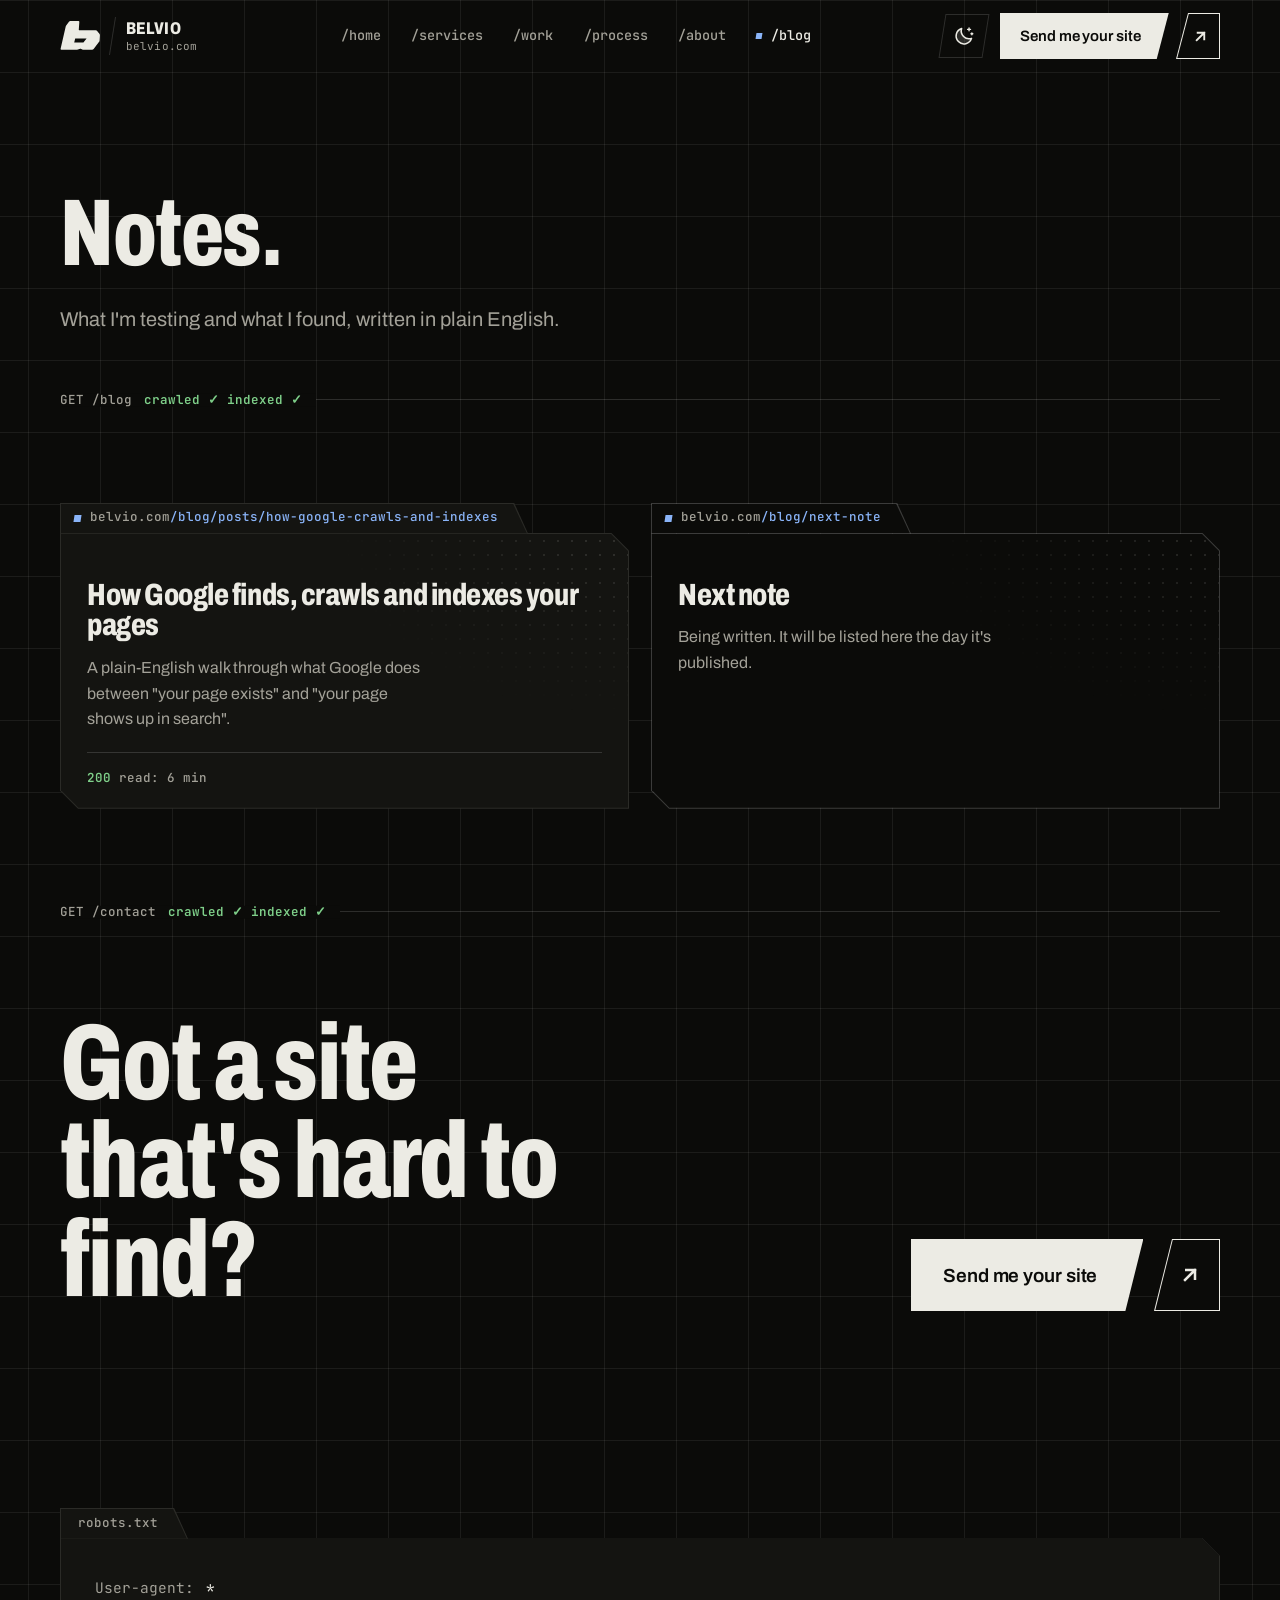
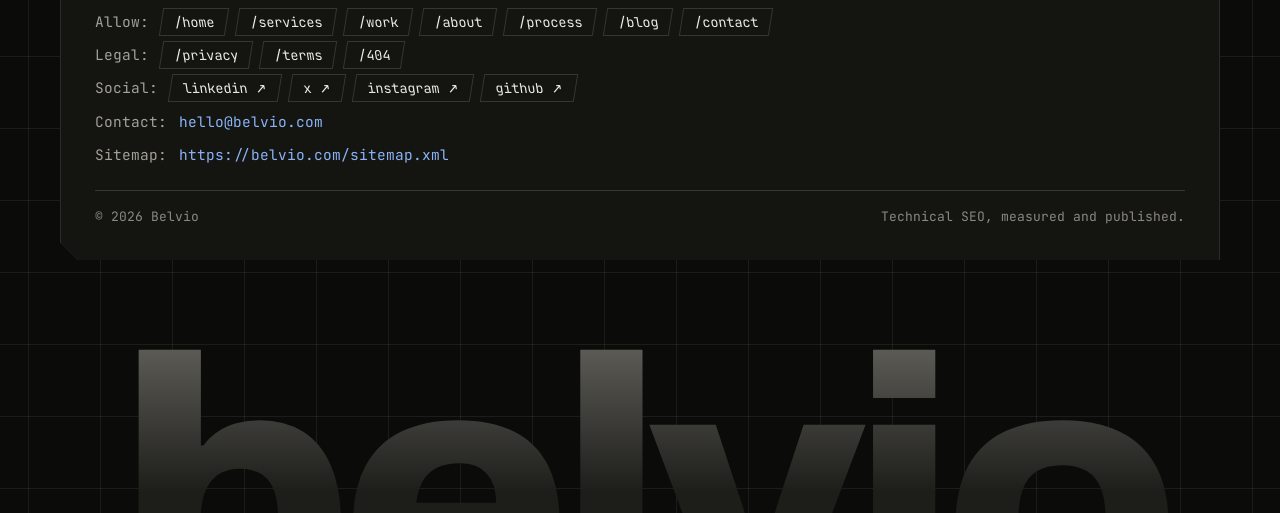
<file: blog/index.html>
<!doctype html>
<html lang="en">
<head>
<meta charset="utf-8">
<meta name="viewport" content="width=device-width, initial-scale=1">
<title>Notes | Belvio</title>
<meta name="description" content="Plain-English notes on technical SEO: what I test, what I find, and what it means for your site.">

<link rel="canonical" href="https://belvio.com/blog/">
<meta name="theme-color" content="#0b0b09">
<meta property="og:type" content="website"><meta property="og:site_name" content="Belvio"><meta property="og:title" content="Notes | Belvio"><meta property="og:description" content="Plain-English notes on technical SEO: what I test, what I find, and what it means for your site."><meta property="og:url" content="https://belvio.com/blog/"><meta property="og:image" content="https://belvio.com/assets/img/og-image.png">
<meta name="twitter:card" content="summary_large_image"><meta name="twitter:title" content="Notes | Belvio"><meta name="twitter:description" content="Plain-English notes on technical SEO: what I test, what I find, and what it means for your site."><meta name="twitter:image" content="https://belvio.com/assets/img/og-image.png">
<link rel="icon" href="/assets/img/favicon.svg" type="image/svg+xml">
<link rel="apple-touch-icon" href="/assets/img/apple-touch-icon.png">
<link rel="manifest" href="/site.webmanifest">
<link rel="preload" href="/assets/fonts/archivo-variable.woff2" as="font" type="font/woff2" crossorigin>
<link rel="preload" href="/assets/fonts/jetbrains-mono-variable.woff2" as="font" type="font/woff2" crossorigin>
<script src="/assets/js/motion.js?v=3"></script>

<link rel="stylesheet" href="/assets/css/vendor/lenis.css?v=3">
<link rel="stylesheet" href="/assets/css/base.css?v=3">
<link rel="stylesheet" href="/assets/css/layout.css?v=3">
<link rel="stylesheet" href="/assets/css/components.css?v=3">
<link rel="stylesheet" href="/assets/css/pages.css?v=3">
<link rel="stylesheet" href="/assets/css/mode.css?v=3">
<script type="application/ld+json">{"@context": "https://schema.org", "@type": "BreadcrumbList", "itemListElement": [{"@type": "ListItem", "position": 1, "name": "Home", "item": "https://belvio.com/"}, {"@type": "ListItem", "position": 2, "name": "Notes", "item": "https://belvio.com/blog/"}]}</script>
</head>
<body>

<div class="bg-grid" aria-hidden="true"></div><div class="bg-glow" aria-hidden="true"></div>
<header class="site-header"><a class="skip" href="#main">Skip to content</a>
<nav class="nav" aria-label="Main"><a class="nav__logo" href="/" aria-label="Belvio, home"><svg class="logo-mark" viewBox="0 0 100 71.8" aria-hidden="true"><path fill="currentColor" fill-rule="evenodd" d="M22.4 1.9Q23.7 0.1 25.9 0.1L46.3 0.1Q48.5 0.1 48.3 2.3L47.0 22.0Q46.9 23.4 48.3 23.4L89.2 23.4Q91.8 23.4 93.4 25.4L98.5 31.7Q100.0 33.6 99.8 36.0L99.0 48.5Q98.8 50.9 97.3 52.8L84.1 69.8Q82.6 71.7 80.2 71.7L57.5 71.7Q56.5 71.7 55.6 71.3L52.1 69.6Q51.4 69.3 50.6 69.5L44.7 71.4Q43.7 71.7 42.7 71.7L3.4 71.7Q1.0 71.7 1.5 69.4L14.0 14.8Q14.5 12.5 15.9 10.6Z M38.0 44.0L66.5 44.0L58.5 53.5L35.5 53.5Z"/></svg><span class="nav__name"><b>Belvio</b><i>belvio.com</i></span></a>
<ul class="nav__links" id="menu"><li><a href="/" data-key="home"><span class="p">/home</span><span class="w">Home</span><small>200</small></a></li><li><a href="/#services" data-key="services"><span class="p">/services</span><span class="w">Services</span><small>200</small></a></li><li><a href="/#work" data-key="work"><span class="p">/work</span><span class="w">Work</span><small>200</small></a></li><li><a href="/#process" data-key="process"><span class="p">/process</span><span class="w">Process</span><small>200</small></a></li><li><a href="/#about" data-key="about"><span class="p">/about</span><span class="w">About</span><small>200</small></a></li><li><a href="/blog/" data-key="blog" class="is-active" aria-current="page"><span class="p">/blog</span><span class="w">Blog</span><small>200</small></a></li><li class="nav__menu-extra"><a class="btn " href="/contact/"><span class="btn__body"><span class="btn__bl"><span class="t1">Send me your site</span><span class="t2" aria-hidden="true"><span class="mb">Crawl it now</span><span class="mf">Let's go</span></span></span></span><span class="btn__chip" aria-hidden="true"><svg class="i1" viewBox="0 0 16 16" fill="none" stroke="currentColor" stroke-width="2" stroke-linecap="square"><path d="M4 12L12 4M5 4h7v7"/></svg><svg class="i2" viewBox="0 0 16 16" fill="none" stroke="currentColor" stroke-width="2" stroke-linecap="square"><path d="M4 12L12 4M5 4h7v7"/></svg></span></a><p>User-agent: *<br>Sitemap: belvio.com/sitemap.xml</p></li></ul>
<span class="nav__cta"><button class="tmode" type="button" aria-label="Switch to light mode"><svg class="tmode__moon" viewBox="0 0 24 24" aria-hidden="true"><path class="tm-m" d="M20.2 14.6A8.6 8.6 0 0 1 9.4 3.8a8.6 8.6 0 1 0 10.8 10.8z"/><path class="tm-s s1" d="M17.5 3.2v3.2M15.9 4.8h3.2"/><path class="tm-s s2" d="M20.6 8.6v2M19.6 9.6h2"/></svg><svg class="tmode__sun" viewBox="0 0 24 24" aria-hidden="true"><circle class="tm-c" cx="12" cy="12" r="4.3"/><g class="tm-r"><path d="M12 2.2v3M12 18.8v3M2.2 12h3M18.8 12h3M5.1 5.1l2.1 2.1M16.8 16.8l2.1 2.1M5.1 18.9l2.1-2.1M16.8 7.2l2.1-2.1"/></g></svg></button><a class="btn btn--sm" href="/contact/"><span class="btn__body"><span class="btn__bl"><span class="t1">Send me your site</span><span class="t2" aria-hidden="true"><span class="mb">Crawl it now</span><span class="mf">Let's go</span></span></span></span><span class="btn__chip" aria-hidden="true"><svg class="i1" viewBox="0 0 16 16" fill="none" stroke="currentColor" stroke-width="2" stroke-linecap="square"><path d="M4 12L12 4M5 4h7v7"/></svg><svg class="i2" viewBox="0 0 16 16" fill="none" stroke="currentColor" stroke-width="2" stroke-linecap="square"><path d="M4 12L12 4M5 4h7v7"/></svg></span></a></span>
<button class="nav__toggle" type="button" aria-expanded="false" aria-controls="menu" aria-label="Open menu"><span class="nav__bars"></span></button></nav></header>
<main id="main">
<section class="page-hero" data-snap-section><div class="wrap"><h1 data-reveal><mark class="hl">Notes.</mark></h1><p class="lede" data-reveal>What I'm testing and what I found, written in plain English.</p></div></section><section class="sec "><div class="wrap"><div class="sec__in"><div class="crawl" data-reveal><span><span class="mb">GET /blog</span><span class="mf">Notes</span></span><b>crawled ✓ indexed ✓</b></div><div class="grid-2"><a class="card " data-reveal href="/blog/posts/how-google-crawls-and-indexes/"><div class="card__tab"><span>belvio.com</span><em>/blog/posts/how-google-crawls-and-indexes</em></div><div class="card__body"><h3>How Google finds, crawls and indexes your pages</h3><p>A plain-English walk through what Google does between "your page exists" and "your page shows up in search".</p><div class="card__foot"><b>200</b> read: 6 min</div></div></a><article class="card card--empty" data-reveal><div class="card__tab"><span>belvio.com</span><em>/blog/next-note</em></div><div class="card__body"><h3>Next note</h3><p>Being written. It will be listed here the day it's published.</p></div></article></div></div></div></section><section class="sec "><div class="wrap"><div class="sec__in"><div class="crawl" data-reveal><span><span class="mb">GET /contact</span><span class="mf">Contact</span></span><b>crawled ✓ indexed ✓</b></div><div class="cta"><div class="row"><h2 data-reveal>Got a site that's <mark class="hl">hard to find?</mark></h2><div data-reveal><a class="btn btn--lg" href="/contact/"><span class="btn__body"><span class="btn__bl"><span class="t1">Send me your site</span><span class="t2" aria-hidden="true"><span class="mb">Crawl it now</span><span class="mf">Let's go</span></span></span></span><span class="btn__chip" aria-hidden="true"><svg class="i1" viewBox="0 0 16 16" fill="none" stroke="currentColor" stroke-width="2" stroke-linecap="square"><path d="M4 12L12 4M5 4h7v7"/></svg><svg class="i2" viewBox="0 0 16 16" fill="none" stroke="currentColor" stroke-width="2" stroke-linecap="square"><path d="M4 12L12 4M5 4h7v7"/></svg></span></a></div></div></div></div></div></section>
</main>
<footer class="site-footer"><div class="wrap">
<div class="robots" data-reveal><div class="robots__tab">robots.txt</div><div class="robots__in">
<div class="line line--inline mb"><span class="k">User-agent:</span> *</div>
<div class="line"><span class="k"><span class="mb">Allow:</span><span class="mf">Pages</span></span><a class="rchip" href="/"><span><span class="mb">/home</span><span class="mf">Home</span></span></a><a class="rchip" href="/#services"><span><span class="mb">/services</span><span class="mf">Services</span></span></a><a class="rchip" href="/#work"><span><span class="mb">/work</span><span class="mf">Work</span></span></a><a class="rchip" href="/#about"><span><span class="mb">/about</span><span class="mf">About</span></span></a><a class="rchip" href="/#process"><span><span class="mb">/process</span><span class="mf">Process</span></span></a><a class="rchip" href="/blog/"><span><span class="mb">/blog</span><span class="mf">Blog</span></span></a><a class="rchip" href="/contact/"><span><span class="mb">/contact</span><span class="mf">Contact</span></span></a></div>
<div class="line"><span class="k"><span class="mb">Legal:</span><span class="mf">Legal</span></span><a class="rchip" href="/privacy/"><span><span class="mb">/privacy</span><span class="mf">Privacy</span></span></a><a class="rchip" href="/terms/"><span><span class="mb">/terms</span><span class="mf">Terms</span></span></a><a class="rchip" href="/404.html"><span><span class="mb">/404</span><span class="mf">404</span></span></a></div>
<div class="line"><span class="k"><span class="mb">Social:</span><span class="mf">Social</span></span><a class="rchip" href="https://www.linkedin.com/" target="_blank" rel="noopener"><span><span class="mb">linkedin ↗</span><span class="mf">LinkedIn ↗</span></span></a><a class="rchip" href="https://x.com/" target="_blank" rel="noopener"><span><span class="mb">x ↗</span><span class="mf">X ↗</span></span></a><a class="rchip" href="https://www.instagram.com/" target="_blank" rel="noopener"><span><span class="mb">instagram ↗</span><span class="mf">Instagram ↗</span></span></a><a class="rchip" href="https://github.com/" target="_blank" rel="noopener"><span><span class="mb">github ↗</span><span class="mf">GitHub ↗</span></span></a></div>
<div class="line line--inline"><span class="k"><span class="mb">Contact:</span><span class="mf">Email</span></span> <a href="mailto:hello@belvio.com">hello@belvio.com</a></div>
<div class="line mb"><span class="k">Sitemap:</span> <a href="/sitemap.xml">https://belvio.com/sitemap.xml</a></div>
<div class="robots__legal"><span>© 2026 Belvio</span><span><span class="mb">Technical SEO, measured and published.</span><span class="mf">Audits you can check.</span></span></div></div></div>
<div class="wm" aria-hidden="true" data-reveal>belvio</div></div></footer>
<script src="/assets/js/vendor/lenis.min.js?v=3"></script>
<script src="/assets/js/smooth.js?v=3"></script>
<script src="/assets/js/nav.js?v=3"></script>
<script src="/assets/js/mode.js?v=3"></script>
<script src="/assets/js/buttons.js?v=3"></script>
<script src="/assets/js/grid.js?v=3"></script>




<script src="/assets/js/reveal.js?v=3"></script>
</body>
</html>
</file>
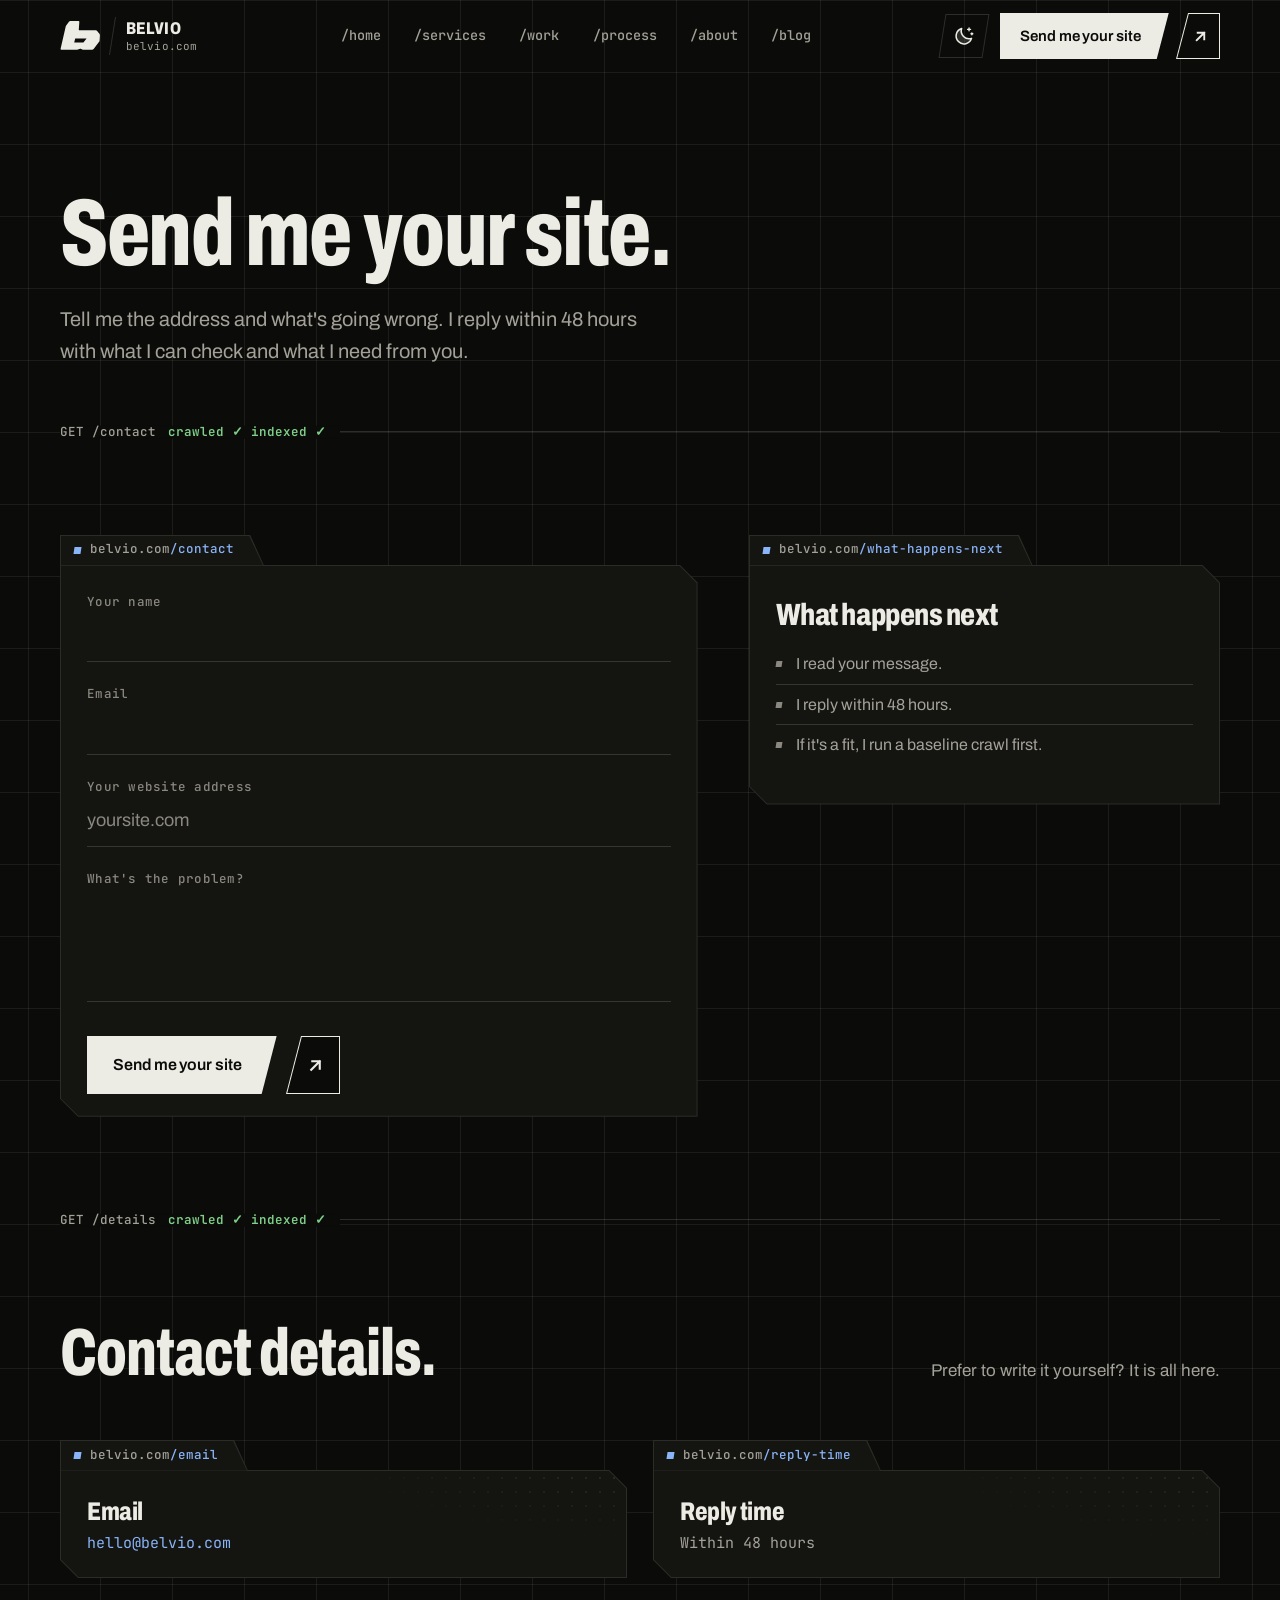
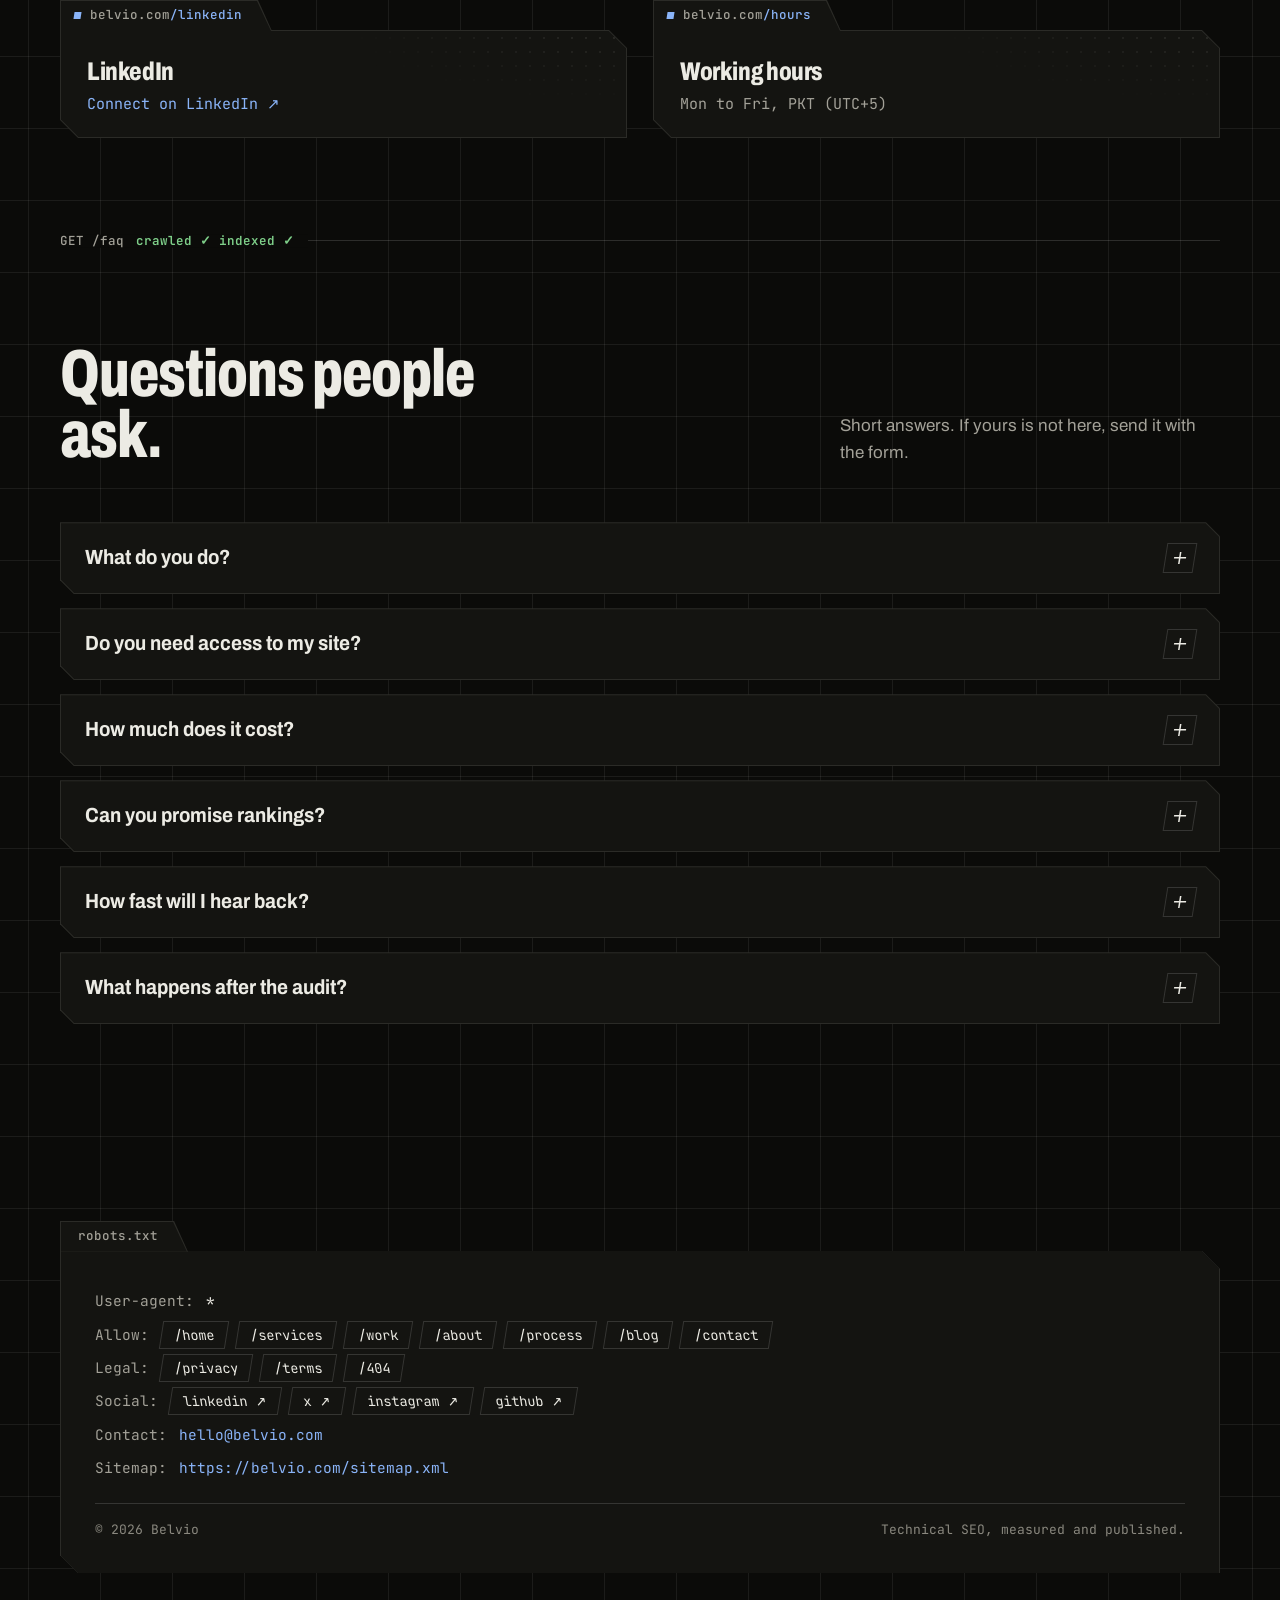
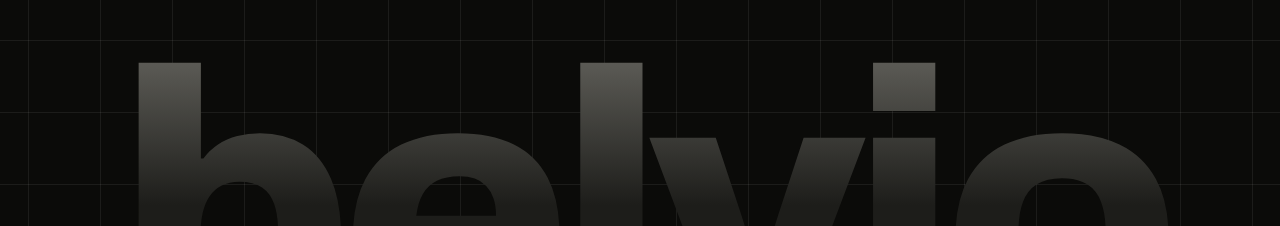
<file: contact/index.html>
<!doctype html>
<html lang="en">
<head>
<meta charset="utf-8">
<meta name="viewport" content="width=device-width, initial-scale=1">
<title>Send me your site | Belvio</title>
<meta name="description" content="Send the address of your site and what is going wrong. Belvio replies within 48 hours.">

<link rel="canonical" href="https://belvio.com/contact/">
<meta name="theme-color" content="#0b0b09">
<meta property="og:type" content="website"><meta property="og:site_name" content="Belvio"><meta property="og:title" content="Send me your site | Belvio"><meta property="og:description" content="Send the address of your site and what is going wrong. Belvio replies within 48 hours."><meta property="og:url" content="https://belvio.com/contact/"><meta property="og:image" content="https://belvio.com/assets/img/og-image.png">
<meta name="twitter:card" content="summary_large_image"><meta name="twitter:title" content="Send me your site | Belvio"><meta name="twitter:description" content="Send the address of your site and what is going wrong. Belvio replies within 48 hours."><meta name="twitter:image" content="https://belvio.com/assets/img/og-image.png">
<link rel="icon" href="/assets/img/favicon.svg" type="image/svg+xml">
<link rel="apple-touch-icon" href="/assets/img/apple-touch-icon.png">
<link rel="manifest" href="/site.webmanifest">
<link rel="preload" href="/assets/fonts/archivo-variable.woff2" as="font" type="font/woff2" crossorigin>
<link rel="preload" href="/assets/fonts/jetbrains-mono-variable.woff2" as="font" type="font/woff2" crossorigin>
<script src="/assets/js/motion.js?v=3"></script>

<link rel="stylesheet" href="/assets/css/vendor/lenis.css?v=3">
<link rel="stylesheet" href="/assets/css/base.css?v=3">
<link rel="stylesheet" href="/assets/css/layout.css?v=3">
<link rel="stylesheet" href="/assets/css/components.css?v=3">
<link rel="stylesheet" href="/assets/css/pages.css?v=3">
<link rel="stylesheet" href="/assets/css/mode.css?v=3">
<script type="application/ld+json">{"@context": "https://schema.org", "@type": "BreadcrumbList", "itemListElement": [{"@type": "ListItem", "position": 1, "name": "Home", "item": "https://belvio.com/"}, {"@type": "ListItem", "position": 2, "name": "Contact", "item": "https://belvio.com/contact/"}]}</script><script type="application/ld+json">{"@context": "https://schema.org", "@type": "FAQPage", "mainEntity": [{"@type": "Question", "name": "What do you do?", "acceptedAnswer": {"@type": "Answer", "text": "Technical SEO audits, keyword research and on-page fixes. Each one ends with something you can open and check: a report, a sheet or a change log."}}, {"@type": "Question", "name": "Do you need access to my site?", "acceptedAnswer": {"@type": "Answer", "text": "Not for the first audit. I crawl it from the outside, the way Google does. I only need access if you want me to make the fixes."}}, {"@type": "Question", "name": "How much does it cost?", "acceptedAnswer": {"@type": "Answer", "text": "It depends on the size of the site. After a baseline crawl I send a fixed quote, so you know the price before any work starts."}}, {"@type": "Question", "name": "Can you promise rankings?", "acceptedAnswer": {"@type": "Answer", "text": "No, and nobody honest can. I promise a measured baseline, clear changes and a re-check against that baseline."}}, {"@type": "Question", "name": "How fast will I hear back?", "acceptedAnswer": {"@type": "Answer", "text": "Within 48 hours, with what I can check and what I need from you."}}, {"@type": "Question", "name": "What happens after the audit?", "acceptedAnswer": {"@type": "Answer", "text": "You get a ranked fix list in plain English. I can make the changes, you can hand the list to your developer, or you can do it yourself."}}]}</script>
</head>
<body>

<div class="bg-grid" aria-hidden="true"></div><div class="bg-glow" aria-hidden="true"></div>
<header class="site-header"><a class="skip" href="#main">Skip to content</a>
<nav class="nav" aria-label="Main"><a class="nav__logo" href="/" aria-label="Belvio, home"><svg class="logo-mark" viewBox="0 0 100 71.8" aria-hidden="true"><path fill="currentColor" fill-rule="evenodd" d="M22.4 1.9Q23.7 0.1 25.9 0.1L46.3 0.1Q48.5 0.1 48.3 2.3L47.0 22.0Q46.9 23.4 48.3 23.4L89.2 23.4Q91.8 23.4 93.4 25.4L98.5 31.7Q100.0 33.6 99.8 36.0L99.0 48.5Q98.8 50.9 97.3 52.8L84.1 69.8Q82.6 71.7 80.2 71.7L57.5 71.7Q56.5 71.7 55.6 71.3L52.1 69.6Q51.4 69.3 50.6 69.5L44.7 71.4Q43.7 71.7 42.7 71.7L3.4 71.7Q1.0 71.7 1.5 69.4L14.0 14.8Q14.5 12.5 15.9 10.6Z M38.0 44.0L66.5 44.0L58.5 53.5L35.5 53.5Z"/></svg><span class="nav__name"><b>Belvio</b><i>belvio.com</i></span></a>
<ul class="nav__links" id="menu"><li><a href="/" data-key="home"><span class="p">/home</span><span class="w">Home</span><small>200</small></a></li><li><a href="/#services" data-key="services"><span class="p">/services</span><span class="w">Services</span><small>200</small></a></li><li><a href="/#work" data-key="work"><span class="p">/work</span><span class="w">Work</span><small>200</small></a></li><li><a href="/#process" data-key="process"><span class="p">/process</span><span class="w">Process</span><small>200</small></a></li><li><a href="/#about" data-key="about"><span class="p">/about</span><span class="w">About</span><small>200</small></a></li><li><a href="/blog/" data-key="blog"><span class="p">/blog</span><span class="w">Blog</span><small>200</small></a></li><li class="nav__menu-extra"><a class="btn " href="/contact/" aria-current="page"><span class="btn__body"><span class="btn__bl"><span class="t1">Send me your site</span><span class="t2" aria-hidden="true"><span class="mb">Crawl it now</span><span class="mf">Let's go</span></span></span></span><span class="btn__chip" aria-hidden="true"><svg class="i1" viewBox="0 0 16 16" fill="none" stroke="currentColor" stroke-width="2" stroke-linecap="square"><path d="M4 12L12 4M5 4h7v7"/></svg><svg class="i2" viewBox="0 0 16 16" fill="none" stroke="currentColor" stroke-width="2" stroke-linecap="square"><path d="M4 12L12 4M5 4h7v7"/></svg></span></a><p>User-agent: *<br>Sitemap: belvio.com/sitemap.xml</p></li></ul>
<span class="nav__cta"><button class="tmode" type="button" aria-label="Switch to light mode"><svg class="tmode__moon" viewBox="0 0 24 24" aria-hidden="true"><path class="tm-m" d="M20.2 14.6A8.6 8.6 0 0 1 9.4 3.8a8.6 8.6 0 1 0 10.8 10.8z"/><path class="tm-s s1" d="M17.5 3.2v3.2M15.9 4.8h3.2"/><path class="tm-s s2" d="M20.6 8.6v2M19.6 9.6h2"/></svg><svg class="tmode__sun" viewBox="0 0 24 24" aria-hidden="true"><circle class="tm-c" cx="12" cy="12" r="4.3"/><g class="tm-r"><path d="M12 2.2v3M12 18.8v3M2.2 12h3M18.8 12h3M5.1 5.1l2.1 2.1M16.8 16.8l2.1 2.1M5.1 18.9l2.1-2.1M16.8 7.2l2.1-2.1"/></g></svg></button><a class="btn btn--sm" href="/contact/" aria-current="page"><span class="btn__body"><span class="btn__bl"><span class="t1">Send me your site</span><span class="t2" aria-hidden="true"><span class="mb">Crawl it now</span><span class="mf">Let's go</span></span></span></span><span class="btn__chip" aria-hidden="true"><svg class="i1" viewBox="0 0 16 16" fill="none" stroke="currentColor" stroke-width="2" stroke-linecap="square"><path d="M4 12L12 4M5 4h7v7"/></svg><svg class="i2" viewBox="0 0 16 16" fill="none" stroke="currentColor" stroke-width="2" stroke-linecap="square"><path d="M4 12L12 4M5 4h7v7"/></svg></span></a></span>
<button class="nav__toggle" type="button" aria-expanded="false" aria-controls="menu" aria-label="Open menu"><span class="nav__bars"></span></button></nav></header>
<main id="main">
<section class="page-hero" data-snap-section><div class="wrap"><h1 data-reveal>Send me <mark class="hl">your site.</mark></h1><p class="lede" data-reveal>Tell me the address and what's going wrong. I reply within 48 hours with what I can check and what I need from you.</p></div></section><section class="sec " id="form"><div class="wrap"><div class="sec__in"><div class="crawl" data-reveal><span><span class="mb">GET /contact</span><span class="mf">Contact</span></span><b>crawled ✓ indexed ✓</b></div><div class="split split--form"><div class="card card--form" data-reveal><div class="card__tab"><span>belvio.com</span><em>/contact</em></div><div class="card__body"><form class="form" method="post" action="FORM_ENDPOINT_URL" novalidate>
<div class="field"><label for="name">Your name</label><input id="name" name="name" type="text" autocomplete="name" required><span class="err">Add your name.</span></div>
<div class="field"><label for="email">Email</label><input id="email" name="email" type="email" autocomplete="email" required><span class="err">Add an email like name@example.com.</span></div>
<div class="field"><label for="site">Your website address</label><input id="site" name="site" type="text" inputmode="url" placeholder="yoursite.com" required><span class="err">Add the address of the site you want checked.</span></div>
<div class="field"><label for="message">What's the problem?</label><textarea id="message" name="message" required></textarea><span class="err">Tell me in a line or two what's going wrong.</span></div>
<div class="hp" aria-hidden="true"><label>Leave empty<input type="text" name="company" tabindex="-1" autocomplete="off"></label></div>
<div class="form-status" role="status" aria-live="polite"></div>
<div class="card__foot"><button class="btn" type="submit"><span class="btn__body"><span class="btn__bl"><span class="t1">Send me your site</span><span class="t2" aria-hidden="true"><span class="mb">Crawl it now</span><span class="mf">Let's go</span></span></span></span><span class="btn__chip" aria-hidden="true"><svg class="i1" viewBox="0 0 16 16" fill="none" stroke="currentColor" stroke-width="2" stroke-linecap="square"><path d="M4 12L12 4M5 4h7v7"/></svg><svg class="i2" viewBox="0 0 16 16" fill="none" stroke="currentColor" stroke-width="2" stroke-linecap="square"><path d="M4 12L12 4M5 4h7v7"/></svg></span></button></div>
</form></div></div><div class="card card--next" data-reveal><div class="card__tab"><span>belvio.com</span><em>/what-happens-next</em></div><div class="card__body"><h3>What happens next</h3><ul><li>I read your message.</li><li>I reply within 48 hours.</li><li>If it's a fit, I run a baseline crawl first.</li></ul></div></div></div></div></div></section><section class="sec " id="details"><div class="wrap"><div class="sec__in"><div class="crawl" data-reveal><span><span class="mb">GET /details</span><span class="mf">Details</span></span><b>crawled ✓ indexed ✓</b></div><div class="head"><h2 data-reveal>Contact <mark class="hl">details.</mark></h2><p data-reveal>Prefer to write it yourself? It is all here.</p></div><div class="grid-4"><div class="card card--info" data-reveal><div class="card__tab"><span>belvio.com</span><em>/email</em></div><div class="card__body"><h3>Email</h3><p><a href="mailto:hello@belvio.com">hello@belvio.com</a></p></div></div><div class="card card--info" data-reveal><div class="card__tab"><span>belvio.com</span><em>/reply-time</em></div><div class="card__body"><h3>Reply time</h3><p>Within 48 hours</p></div></div><div class="card card--info" data-reveal><div class="card__tab"><span>belvio.com</span><em>/linkedin</em></div><div class="card__body"><h3>LinkedIn</h3><p><a href="https://www.linkedin.com/" target="_blank" rel="noopener">Connect on LinkedIn ↗</a></p></div></div><div class="card card--info" data-reveal><div class="card__tab"><span>belvio.com</span><em>/hours</em></div><div class="card__body"><h3>Working hours</h3><p>Mon to Fri, PKT (UTC+5)</p></div></div></div></div></div></section><section class="sec " id="faq"><div class="wrap"><div class="sec__in"><div class="crawl" data-reveal><span><span class="mb">GET /faq</span><span class="mf">Questions</span></span><b>crawled ✓ indexed ✓</b></div><div class="head"><h2 data-reveal>Questions <mark class="hl">people ask.</mark></h2><p data-reveal>Short answers. If yours is not here, send it with the form.</p></div><div class="faq-list"><details class="faq" data-reveal><summary>What do you do?</summary><div class="faq__a"><p>Technical SEO audits, keyword research and on-page fixes. Each one ends with something you can open and check: a report, a sheet or a change log.</p></div></details><details class="faq" data-reveal><summary>Do you need access to my site?</summary><div class="faq__a"><p>Not for the first audit. I crawl it from the outside, the way Google does. I only need access if you want me to make the fixes.</p></div></details><details class="faq" data-reveal><summary>How much does it cost?</summary><div class="faq__a"><p>It depends on the size of the site. After a baseline crawl I send a fixed quote, so you know the price before any work starts.</p></div></details><details class="faq" data-reveal><summary>Can you promise rankings?</summary><div class="faq__a"><p>No, and nobody honest can. I promise a measured baseline, clear changes and a re-check against that baseline.</p></div></details><details class="faq" data-reveal><summary>How fast will I hear back?</summary><div class="faq__a"><p>Within 48 hours, with what I can check and what I need from you.</p></div></details><details class="faq" data-reveal><summary>What happens after the audit?</summary><div class="faq__a"><p>You get a ranked fix list in plain English. I can make the changes, you can hand the list to your developer, or you can do it yourself.</p></div></details></div></div></div></section>
</main>
<footer class="site-footer"><div class="wrap">
<div class="robots" data-reveal><div class="robots__tab">robots.txt</div><div class="robots__in">
<div class="line line--inline mb"><span class="k">User-agent:</span> *</div>
<div class="line"><span class="k"><span class="mb">Allow:</span><span class="mf">Pages</span></span><a class="rchip" href="/"><span><span class="mb">/home</span><span class="mf">Home</span></span></a><a class="rchip" href="/#services"><span><span class="mb">/services</span><span class="mf">Services</span></span></a><a class="rchip" href="/#work"><span><span class="mb">/work</span><span class="mf">Work</span></span></a><a class="rchip" href="/#about"><span><span class="mb">/about</span><span class="mf">About</span></span></a><a class="rchip" href="/#process"><span><span class="mb">/process</span><span class="mf">Process</span></span></a><a class="rchip" href="/blog/"><span><span class="mb">/blog</span><span class="mf">Blog</span></span></a><a class="rchip" href="/contact/"><span><span class="mb">/contact</span><span class="mf">Contact</span></span></a></div>
<div class="line"><span class="k"><span class="mb">Legal:</span><span class="mf">Legal</span></span><a class="rchip" href="/privacy/"><span><span class="mb">/privacy</span><span class="mf">Privacy</span></span></a><a class="rchip" href="/terms/"><span><span class="mb">/terms</span><span class="mf">Terms</span></span></a><a class="rchip" href="/404.html"><span><span class="mb">/404</span><span class="mf">404</span></span></a></div>
<div class="line"><span class="k"><span class="mb">Social:</span><span class="mf">Social</span></span><a class="rchip" href="https://www.linkedin.com/" target="_blank" rel="noopener"><span><span class="mb">linkedin ↗</span><span class="mf">LinkedIn ↗</span></span></a><a class="rchip" href="https://x.com/" target="_blank" rel="noopener"><span><span class="mb">x ↗</span><span class="mf">X ↗</span></span></a><a class="rchip" href="https://www.instagram.com/" target="_blank" rel="noopener"><span><span class="mb">instagram ↗</span><span class="mf">Instagram ↗</span></span></a><a class="rchip" href="https://github.com/" target="_blank" rel="noopener"><span><span class="mb">github ↗</span><span class="mf">GitHub ↗</span></span></a></div>
<div class="line line--inline"><span class="k"><span class="mb">Contact:</span><span class="mf">Email</span></span> <a href="mailto:hello@belvio.com">hello@belvio.com</a></div>
<div class="line mb"><span class="k">Sitemap:</span> <a href="/sitemap.xml">https://belvio.com/sitemap.xml</a></div>
<div class="robots__legal"><span>© 2026 Belvio</span><span><span class="mb">Technical SEO, measured and published.</span><span class="mf">Audits you can check.</span></span></div></div></div>
<div class="wm" aria-hidden="true" data-reveal>belvio</div></div></footer>
<script src="/assets/js/vendor/lenis.min.js?v=3"></script>
<script src="/assets/js/smooth.js?v=3"></script>
<script src="/assets/js/nav.js?v=3"></script>
<script src="/assets/js/mode.js?v=3"></script>
<script src="/assets/js/buttons.js?v=3"></script>
<script src="/assets/js/grid.js?v=3"></script>


<script src="/assets/js/contact.js?v=3"></script>
<script src="/assets/js/faq.js?v=3"></script>
<script src="/assets/js/reveal.js?v=3"></script>
</body>
</html>
</file>
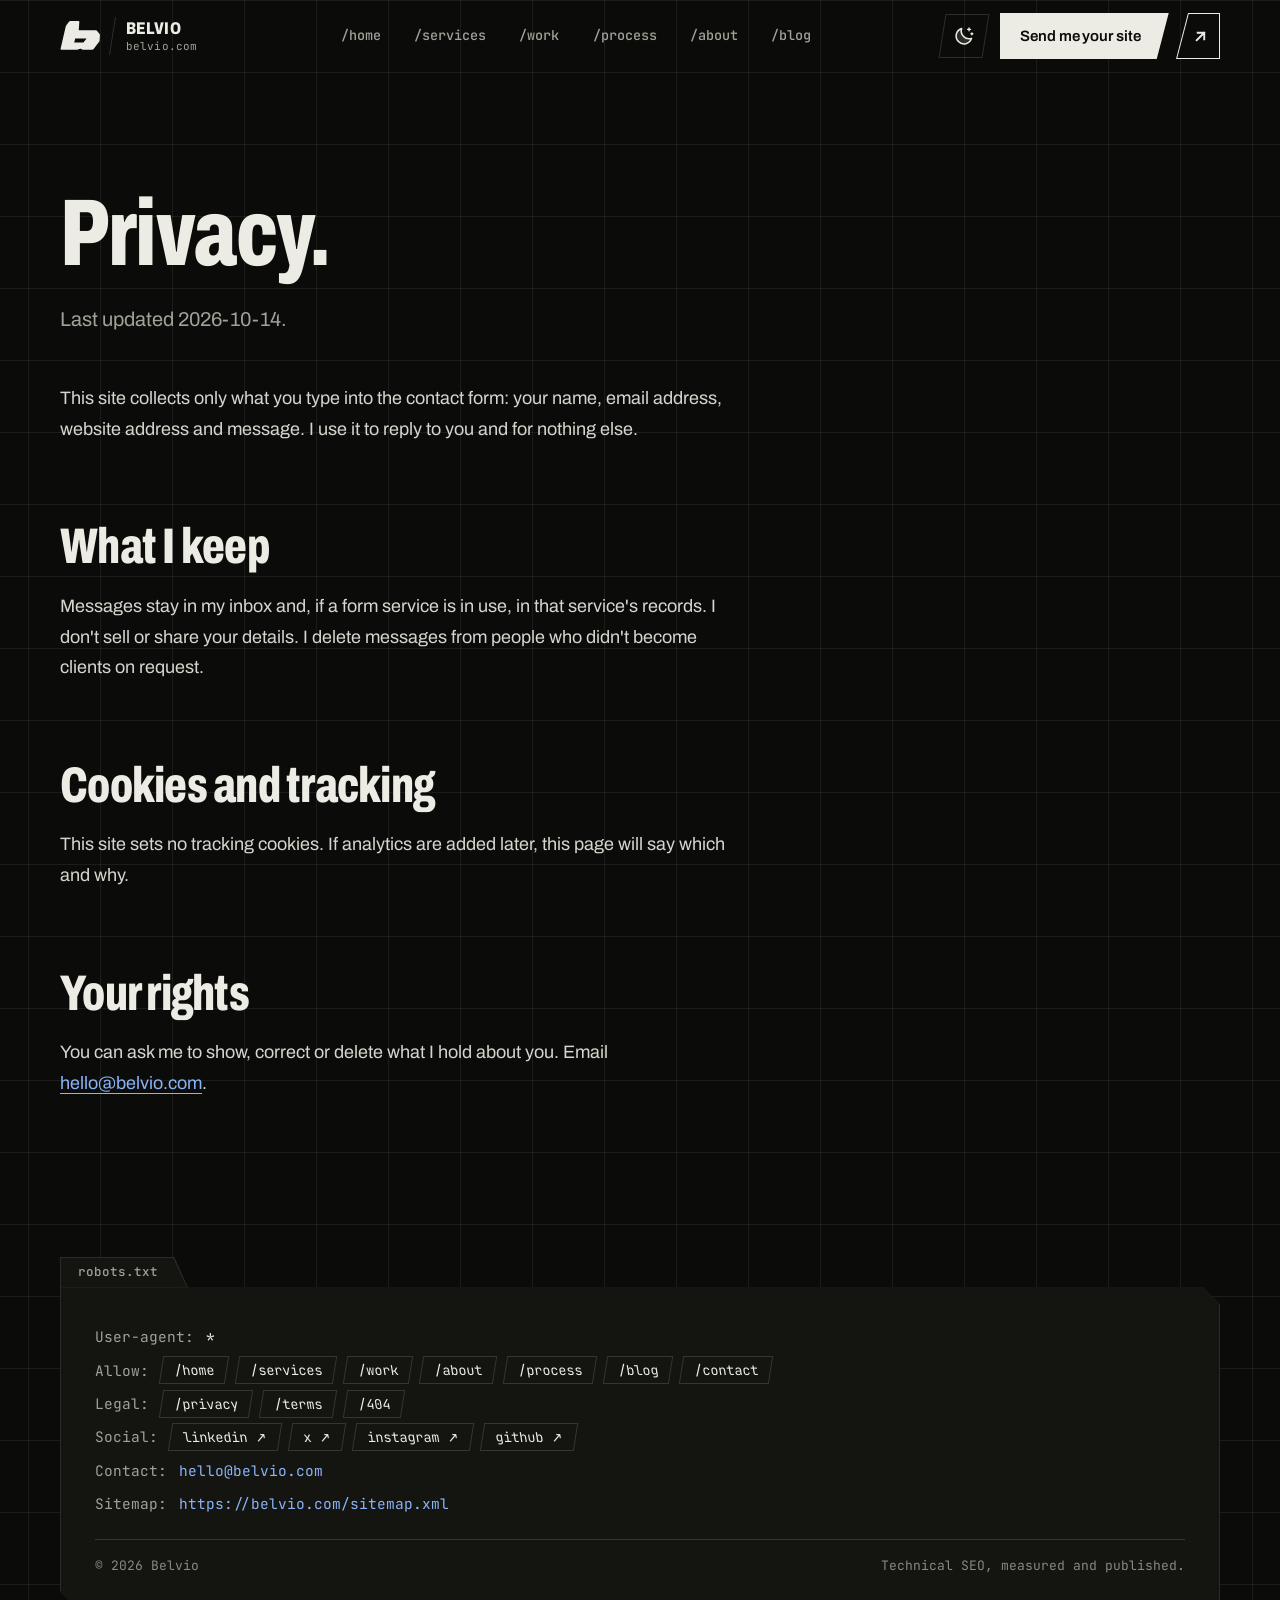
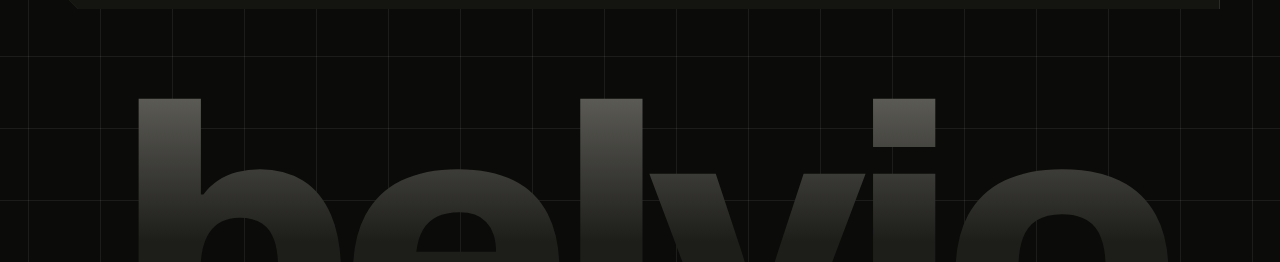
<file: privacy/index.html>
<!doctype html>
<html lang="en">
<head>
<meta charset="utf-8">
<meta name="viewport" content="width=device-width, initial-scale=1">
<title>Privacy | Belvio</title>
<meta name="description" content="Privacy for belvio.com, in plain English.">

<link rel="canonical" href="https://belvio.com/privacy/">
<meta name="theme-color" content="#0b0b09">
<meta property="og:type" content="website"><meta property="og:site_name" content="Belvio"><meta property="og:title" content="Privacy | Belvio"><meta property="og:description" content="Privacy for belvio.com, in plain English."><meta property="og:url" content="https://belvio.com/privacy/"><meta property="og:image" content="https://belvio.com/assets/img/og-image.png">
<meta name="twitter:card" content="summary_large_image"><meta name="twitter:title" content="Privacy | Belvio"><meta name="twitter:description" content="Privacy for belvio.com, in plain English."><meta name="twitter:image" content="https://belvio.com/assets/img/og-image.png">
<link rel="icon" href="/assets/img/favicon.svg" type="image/svg+xml">
<link rel="apple-touch-icon" href="/assets/img/apple-touch-icon.png">
<link rel="manifest" href="/site.webmanifest">
<link rel="preload" href="/assets/fonts/archivo-variable.woff2" as="font" type="font/woff2" crossorigin>
<link rel="preload" href="/assets/fonts/jetbrains-mono-variable.woff2" as="font" type="font/woff2" crossorigin>
<script src="/assets/js/motion.js?v=3"></script>

<link rel="stylesheet" href="/assets/css/vendor/lenis.css?v=3">
<link rel="stylesheet" href="/assets/css/base.css?v=3">
<link rel="stylesheet" href="/assets/css/layout.css?v=3">
<link rel="stylesheet" href="/assets/css/components.css?v=3">
<link rel="stylesheet" href="/assets/css/pages.css?v=3">
<link rel="stylesheet" href="/assets/css/mode.css?v=3">
<script type="application/ld+json">{"@context": "https://schema.org", "@type": "BreadcrumbList", "itemListElement": [{"@type": "ListItem", "position": 1, "name": "Home", "item": "https://belvio.com/"}, {"@type": "ListItem", "position": 2, "name": "Privacy", "item": "https://belvio.com/privacy/"}]}</script>
</head>
<body>

<div class="bg-grid" aria-hidden="true"></div><div class="bg-glow" aria-hidden="true"></div>
<header class="site-header"><a class="skip" href="#main">Skip to content</a>
<nav class="nav" aria-label="Main"><a class="nav__logo" href="/" aria-label="Belvio, home"><svg class="logo-mark" viewBox="0 0 100 71.8" aria-hidden="true"><path fill="currentColor" fill-rule="evenodd" d="M22.4 1.9Q23.7 0.1 25.9 0.1L46.3 0.1Q48.5 0.1 48.3 2.3L47.0 22.0Q46.9 23.4 48.3 23.4L89.2 23.4Q91.8 23.4 93.4 25.4L98.5 31.7Q100.0 33.6 99.8 36.0L99.0 48.5Q98.8 50.9 97.3 52.8L84.1 69.8Q82.6 71.7 80.2 71.7L57.5 71.7Q56.5 71.7 55.6 71.3L52.1 69.6Q51.4 69.3 50.6 69.5L44.7 71.4Q43.7 71.7 42.7 71.7L3.4 71.7Q1.0 71.7 1.5 69.4L14.0 14.8Q14.5 12.5 15.9 10.6Z M38.0 44.0L66.5 44.0L58.5 53.5L35.5 53.5Z"/></svg><span class="nav__name"><b>Belvio</b><i>belvio.com</i></span></a>
<ul class="nav__links" id="menu"><li><a href="/" data-key="home"><span class="p">/home</span><span class="w">Home</span><small>200</small></a></li><li><a href="/#services" data-key="services"><span class="p">/services</span><span class="w">Services</span><small>200</small></a></li><li><a href="/#work" data-key="work"><span class="p">/work</span><span class="w">Work</span><small>200</small></a></li><li><a href="/#process" data-key="process"><span class="p">/process</span><span class="w">Process</span><small>200</small></a></li><li><a href="/#about" data-key="about"><span class="p">/about</span><span class="w">About</span><small>200</small></a></li><li><a href="/blog/" data-key="blog"><span class="p">/blog</span><span class="w">Blog</span><small>200</small></a></li><li class="nav__menu-extra"><a class="btn " href="/contact/"><span class="btn__body"><span class="btn__bl"><span class="t1">Send me your site</span><span class="t2" aria-hidden="true"><span class="mb">Crawl it now</span><span class="mf">Let's go</span></span></span></span><span class="btn__chip" aria-hidden="true"><svg class="i1" viewBox="0 0 16 16" fill="none" stroke="currentColor" stroke-width="2" stroke-linecap="square"><path d="M4 12L12 4M5 4h7v7"/></svg><svg class="i2" viewBox="0 0 16 16" fill="none" stroke="currentColor" stroke-width="2" stroke-linecap="square"><path d="M4 12L12 4M5 4h7v7"/></svg></span></a><p>User-agent: *<br>Sitemap: belvio.com/sitemap.xml</p></li></ul>
<span class="nav__cta"><button class="tmode" type="button" aria-label="Switch to light mode"><svg class="tmode__moon" viewBox="0 0 24 24" aria-hidden="true"><path class="tm-m" d="M20.2 14.6A8.6 8.6 0 0 1 9.4 3.8a8.6 8.6 0 1 0 10.8 10.8z"/><path class="tm-s s1" d="M17.5 3.2v3.2M15.9 4.8h3.2"/><path class="tm-s s2" d="M20.6 8.6v2M19.6 9.6h2"/></svg><svg class="tmode__sun" viewBox="0 0 24 24" aria-hidden="true"><circle class="tm-c" cx="12" cy="12" r="4.3"/><g class="tm-r"><path d="M12 2.2v3M12 18.8v3M2.2 12h3M18.8 12h3M5.1 5.1l2.1 2.1M16.8 16.8l2.1 2.1M5.1 18.9l2.1-2.1M16.8 7.2l2.1-2.1"/></g></svg></button><a class="btn btn--sm" href="/contact/"><span class="btn__body"><span class="btn__bl"><span class="t1">Send me your site</span><span class="t2" aria-hidden="true"><span class="mb">Crawl it now</span><span class="mf">Let's go</span></span></span></span><span class="btn__chip" aria-hidden="true"><svg class="i1" viewBox="0 0 16 16" fill="none" stroke="currentColor" stroke-width="2" stroke-linecap="square"><path d="M4 12L12 4M5 4h7v7"/></svg><svg class="i2" viewBox="0 0 16 16" fill="none" stroke="currentColor" stroke-width="2" stroke-linecap="square"><path d="M4 12L12 4M5 4h7v7"/></svg></span></a></span>
<button class="nav__toggle" type="button" aria-expanded="false" aria-controls="menu" aria-label="Open menu"><span class="nav__bars"></span></button></nav></header>
<main id="main">
<section class="page-hero" data-snap-section><div class="wrap"><h1 data-reveal><mark class="hl">Privacy.</mark></h1><p class="lede" data-reveal>Last updated 2026-10-14.</p></div><div class="wrap" style="margin-top:48px"><div class="prose"><p>This site collects only what you type into the contact form: your name, email address, website address and message. I use it to reply to you and for nothing else.</p>
<h2>What I keep</h2><p>Messages stay in my inbox and, if a form service is in use, in that service's records. I don't sell or share your details. I delete messages from people who didn't become clients on request.</p>
<h2>Cookies and tracking</h2><p>This site sets no tracking cookies. If analytics are added later, this page will say which and why.</p>
<h2>Your rights</h2><p>You can ask me to show, correct or delete what I hold about you. Email <a href="mailto:hello@belvio.com">hello@belvio.com</a>.</p></div></div></section>
</main>
<footer class="site-footer"><div class="wrap">
<div class="robots" data-reveal><div class="robots__tab">robots.txt</div><div class="robots__in">
<div class="line line--inline mb"><span class="k">User-agent:</span> *</div>
<div class="line"><span class="k"><span class="mb">Allow:</span><span class="mf">Pages</span></span><a class="rchip" href="/"><span><span class="mb">/home</span><span class="mf">Home</span></span></a><a class="rchip" href="/#services"><span><span class="mb">/services</span><span class="mf">Services</span></span></a><a class="rchip" href="/#work"><span><span class="mb">/work</span><span class="mf">Work</span></span></a><a class="rchip" href="/#about"><span><span class="mb">/about</span><span class="mf">About</span></span></a><a class="rchip" href="/#process"><span><span class="mb">/process</span><span class="mf">Process</span></span></a><a class="rchip" href="/blog/"><span><span class="mb">/blog</span><span class="mf">Blog</span></span></a><a class="rchip" href="/contact/"><span><span class="mb">/contact</span><span class="mf">Contact</span></span></a></div>
<div class="line"><span class="k"><span class="mb">Legal:</span><span class="mf">Legal</span></span><a class="rchip" href="/privacy/"><span><span class="mb">/privacy</span><span class="mf">Privacy</span></span></a><a class="rchip" href="/terms/"><span><span class="mb">/terms</span><span class="mf">Terms</span></span></a><a class="rchip" href="/404.html"><span><span class="mb">/404</span><span class="mf">404</span></span></a></div>
<div class="line"><span class="k"><span class="mb">Social:</span><span class="mf">Social</span></span><a class="rchip" href="https://www.linkedin.com/" target="_blank" rel="noopener"><span><span class="mb">linkedin ↗</span><span class="mf">LinkedIn ↗</span></span></a><a class="rchip" href="https://x.com/" target="_blank" rel="noopener"><span><span class="mb">x ↗</span><span class="mf">X ↗</span></span></a><a class="rchip" href="https://www.instagram.com/" target="_blank" rel="noopener"><span><span class="mb">instagram ↗</span><span class="mf">Instagram ↗</span></span></a><a class="rchip" href="https://github.com/" target="_blank" rel="noopener"><span><span class="mb">github ↗</span><span class="mf">GitHub ↗</span></span></a></div>
<div class="line line--inline"><span class="k"><span class="mb">Contact:</span><span class="mf">Email</span></span> <a href="mailto:hello@belvio.com">hello@belvio.com</a></div>
<div class="line mb"><span class="k">Sitemap:</span> <a href="/sitemap.xml">https://belvio.com/sitemap.xml</a></div>
<div class="robots__legal"><span>© 2026 Belvio</span><span><span class="mb">Technical SEO, measured and published.</span><span class="mf">Audits you can check.</span></span></div></div></div>
<div class="wm" aria-hidden="true" data-reveal>belvio</div></div></footer>
<script src="/assets/js/vendor/lenis.min.js?v=3"></script>
<script src="/assets/js/smooth.js?v=3"></script>
<script src="/assets/js/nav.js?v=3"></script>
<script src="/assets/js/mode.js?v=3"></script>
<script src="/assets/js/buttons.js?v=3"></script>
<script src="/assets/js/grid.js?v=3"></script>




<script src="/assets/js/reveal.js?v=3"></script>
</body>
</html>
</file>
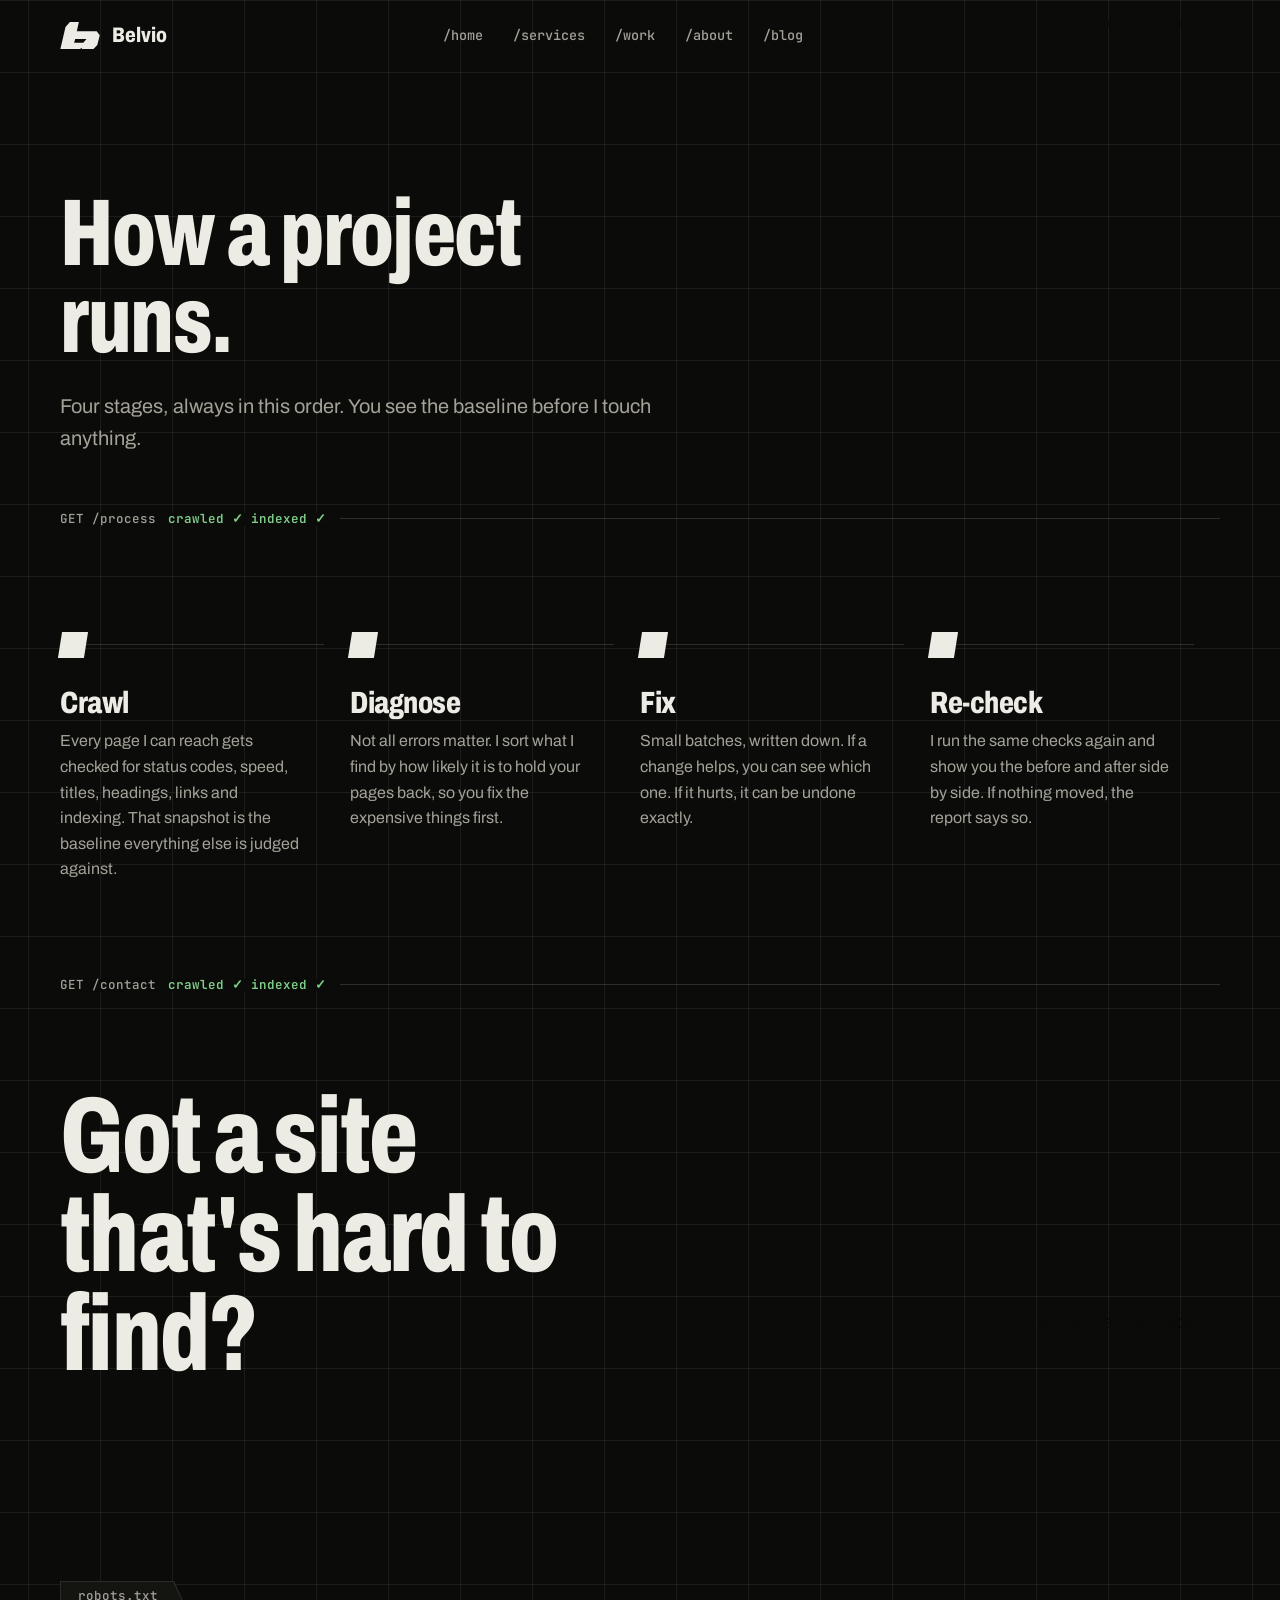
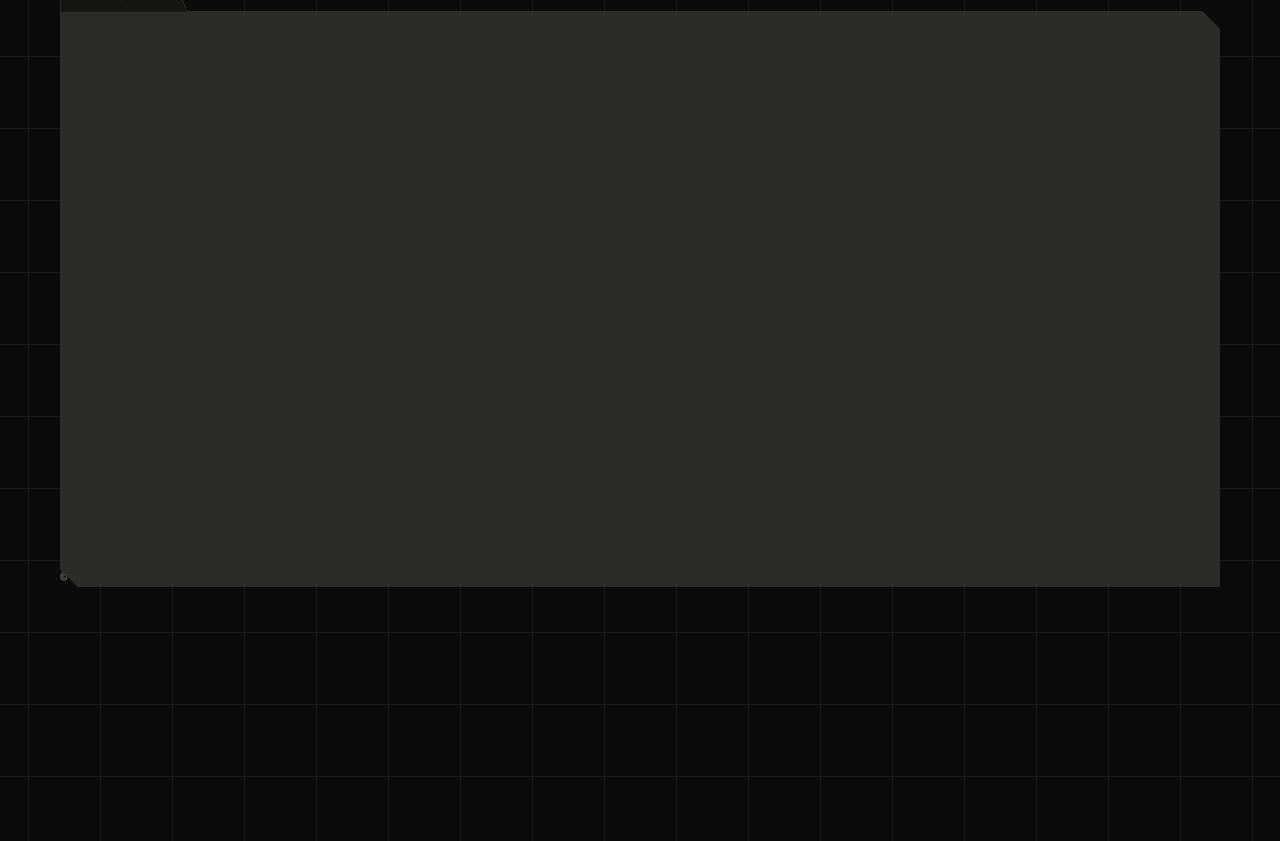
<file: process/index.html>
<!doctype html>
<html lang="en">
<head>
<meta charset="utf-8">
<meta name="viewport" content="width=device-width, initial-scale=1">
<title>Process | Belvio</title>
<meta name="description" content="Crawl, diagnose, fix, re-check. How a Belvio SEO project runs, in four plain stages.">

<link rel="canonical" href="https://belvio.com/process/">
<meta name="theme-color" content="#0b0b09">
<meta property="og:type" content="website"><meta property="og:site_name" content="Belvio"><meta property="og:title" content="Process | Belvio"><meta property="og:description" content="Crawl, diagnose, fix, re-check. How a Belvio SEO project runs, in four plain stages."><meta property="og:url" content="https://belvio.com/process/"><meta property="og:image" content="https://belvio.com/assets/img/og-image.png">
<meta name="twitter:card" content="summary_large_image"><meta name="twitter:title" content="Process | Belvio"><meta name="twitter:description" content="Crawl, diagnose, fix, re-check. How a Belvio SEO project runs, in four plain stages."><meta name="twitter:image" content="https://belvio.com/assets/img/og-image.png">
<link rel="icon" href="/assets/img/favicon.svg" type="image/svg+xml">
<link rel="apple-touch-icon" href="/assets/img/apple-touch-icon.png">
<link rel="manifest" href="/site.webmanifest">
<link rel="preload" href="/assets/fonts/archivo-variable.woff2" as="font" type="font/woff2" crossorigin>
<link rel="preload" href="/assets/fonts/jetbrains-mono-variable.woff2" as="font" type="font/woff2" crossorigin>
<script src="/assets/js/motion.js"></script>
<link rel="stylesheet" href="/assets/css/vendor/lenis.css">
<link rel="stylesheet" href="/assets/css/base.css">
<link rel="stylesheet" href="/assets/css/layout.css">
<link rel="stylesheet" href="/assets/css/components.css">
<link rel="stylesheet" href="/assets/css/pages.css">
<script type="application/ld+json">{"@context": "https://schema.org", "@type": "BreadcrumbList", "itemListElement": [{"@type": "ListItem", "position": 1, "name": "Home", "item": "https://belvio.com/"}, {"@type": "ListItem", "position": 2, "name": "Process", "item": "https://belvio.com/process/"}]}</script>
</head>
<body>
<div class="bg-grid" aria-hidden="true"></div><div class="bg-glow" aria-hidden="true"></div>
<header class="site-header"><a class="skip" href="#main">Skip to content</a>
<nav class="nav" aria-label="Main"><a class="nav__logo" href="/" aria-label="Belvio, home"><svg class="logo-mark" viewBox="0 0 99 69" aria-hidden="true"><path fill="currentColor" fill-rule="evenodd" d="M24.5 0H46.7L41.6 22.9H90.8L98.4 32.7L92.4 57.2L81 68.7H54.9L53.3 64L47.3 68.7H.5L13.6 12.4Z M37.5 42H65.7L57.6 51.5H35Z"/></svg><span>Belvio</span></a>
<ul class="nav__links" id="menu"><li><a href="/"><span class="p">/home</span><span class="w">Home</span><small>200</small></a></li><li><a href="/services/"><span class="p">/services</span><span class="w">Services</span><small>200</small></a></li><li><a href="/work/"><span class="p">/work</span><span class="w">Work</span><small>200</small></a></li><li><a href="/about/"><span class="p">/about</span><span class="w">About</span><small>200</small></a></li><li><a href="/blog/"><span class="p">/blog</span><span class="w">Blog</span><small>200</small></a></li><li class="nav__menu-extra"><a class="btn " href="/contact/" data-crawl><span class="btn__label"><span class="btn__label-in" data-text="Crawl it now">Send me your site</span></span><i class="btn__icon" aria-hidden="true"><span>↗</span></i></a><p>User-agent: *<br>Sitemap: belvio.com/sitemap.xml</p></li></ul>
<span class="nav__cta"><a class="btn btn--sm" href="/contact/" data-crawl><span class="btn__label"><span class="btn__label-in" data-text="Crawl it now">Send me your site</span></span><i class="btn__icon" aria-hidden="true"><span>↗</span></i></a></span>
<button class="nav__toggle" type="button" aria-expanded="false" aria-controls="menu" aria-label="Open menu"><span class="nav__bars"></span></button></nav></header>
<main id="main">
<section class="page-hero"><div class="wrap"><h1 data-reveal>How a project runs.</h1><p class="lede" data-reveal>Four stages, always in this order. You see the baseline before I touch anything.</p></div></section><section class="sec "><div class="wrap"><div class="sec__in"><div class="crawl" data-reveal><span>GET /process</span><b>crawled ✓ indexed ✓</b></div><div class="steps"><div class="step" data-reveal><div class="step__dot"><i></i></div><h3>Crawl</h3><p>Every page I can reach gets checked for status codes, speed, titles, headings, links and indexing. That snapshot is the baseline everything else is judged against.</p></div><div class="step" data-reveal><div class="step__dot"><i></i></div><h3>Diagnose</h3><p>Not all errors matter. I sort what I find by how likely it is to hold your pages back, so you fix the expensive things first.</p></div><div class="step" data-reveal><div class="step__dot"><i></i></div><h3>Fix</h3><p>Small batches, written down. If a change helps, you can see which one. If it hurts, it can be undone exactly.</p></div><div class="step" data-reveal><div class="step__dot"><i></i></div><h3>Re-check</h3><p>I run the same checks again and show you the before and after side by side. If nothing moved, the report says so.</p></div></div></div></div></section><section class="sec " data-snap-section><div class="wrap"><div class="sec__in"><div class="crawl" data-reveal><span>GET /contact</span><b>crawled ✓ indexed ✓</b></div><div class="cta"><div class="row"><h2 data-reveal>Got a site that's hard to find?</h2><div data-reveal><a class="btn btn--lg" href="/contact/" data-crawl><span class="btn__label"><span class="btn__label-in" data-text="Crawl it now">Send me your site</span></span><i class="btn__icon" aria-hidden="true"><span>↗</span></i></a></div></div></div></div></div></section>
</main>
<footer class="site-footer"><div class="wrap">
<div class="robots" data-reveal><div class="robots__tab">robots.txt</div>
<div class="robots__cols"><div><p class="c"># pages</p><p><span class="k">User-agent:</span> *</p><p><span class="k">Allow:</span> <a href="/">/home</a></p><p><span class="k">Allow:</span> <a href="/services/">/services</a></p><p><span class="k">Allow:</span> <a href="/work/">/work</a></p><p><span class="k">Allow:</span> <a href="/about/">/about</a></p><p><span class="k">Allow:</span> <a href="/process/">/process</a></p><p><span class="k">Allow:</span> <a href="/blog/">/blog</a></p><p><span class="k">Allow:</span> <a href="/contact/">/contact</a></p><p class="c"># legal</p><p><span class="k">Allow:</span> <a href="/privacy/">/privacy</a></p><p><span class="k">Allow:</span> <a href="/terms/">/terms</a></p><p><span class="k">Disallow:</span> <a href="/404.html">/404</a></p></div><div><p class="c"># latest notes</p><p><span class="k">Allow:</span> <a href="/blog/posts/how-google-crawls-and-indexes/">/blog/posts/how-google-crawls-and-indexes</a></p><p class="gap"></p><p class="c"># say hi</p><p><span class="k">Contact:</span> <a href="mailto:hello@belvio.com">hello@belvio.com</a></p><p class="c"># elsewhere</p><p><span class="k">Social:</span> <a href="https://www.linkedin.com/">LinkedIn</a></p><p><span class="k">Social:</span> <a href="https://x.com/">X</a></p><p><span class="k">Social:</span> <a href="https://www.instagram.com/">Instagram</a></p><p><span class="k">Social:</span> <a href="https://github.com/">GitHub</a></p><p class="c"># map</p><p><span class="k">Sitemap:</span> <a href="/sitemap.xml">https://belvio.com/sitemap.xml</a></p></div></div>
<div class="robots__legal"><span>© 2026 Belvio</span><span>Technical SEO, measured and published.</span></div></div>
<div class="wm" aria-hidden="true"><svg viewBox="0 0 99 69"><path fill="currentColor" fill-rule="evenodd" d="M24.5 0H46.7L41.6 22.9H90.8L98.4 32.7L92.4 57.2L81 68.7H54.9L53.3 64L47.3 68.7H.5L13.6 12.4Z M37.5 42H65.7L57.6 51.5H35Z"/></svg><span>elvio</span></div></div></footer>
<script src="/assets/js/vendor/lenis.min.js"></script>
<script src="/assets/js/smooth.js"></script>
<script src="/assets/js/nav.js"></script>
<script src="/assets/js/buttons.js"></script>
<script src="/assets/js/grid.js"></script>



<script src="/assets/js/reveal.js"></script>
</body>
</html>
</file>
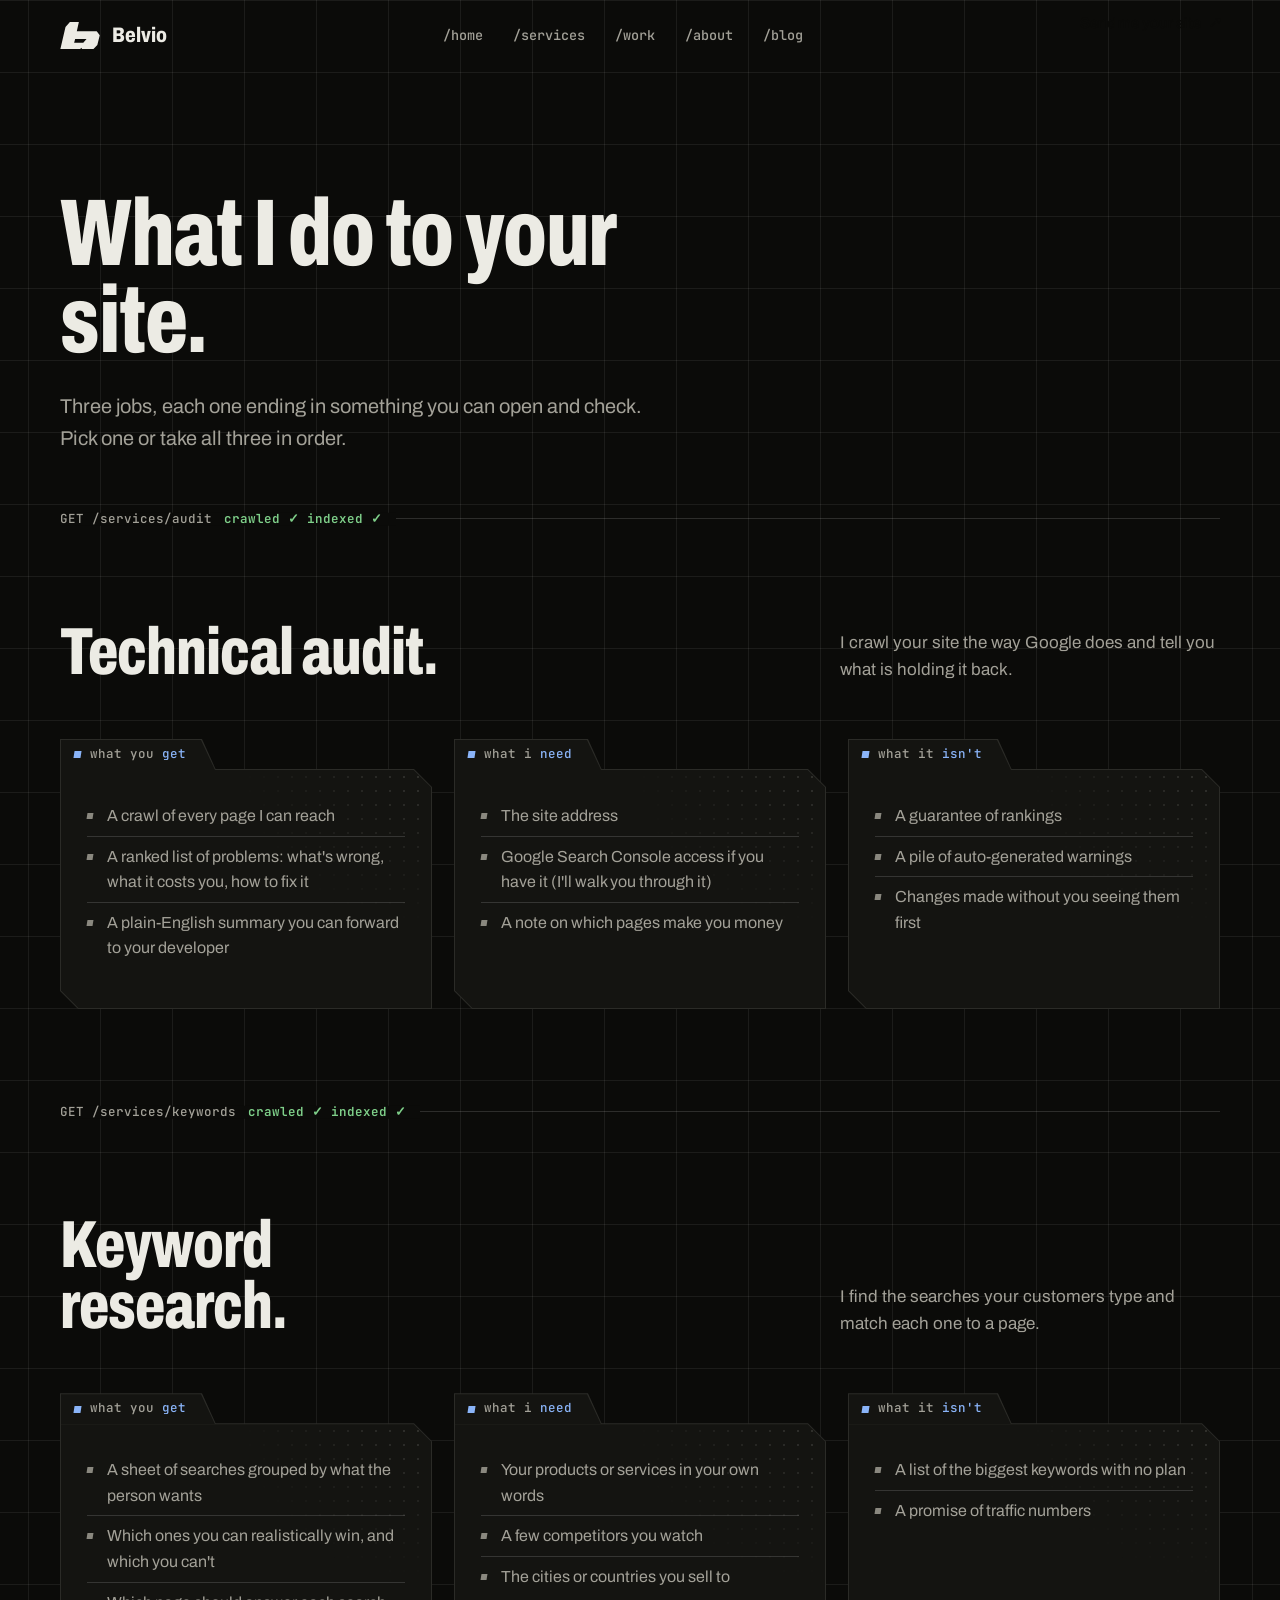
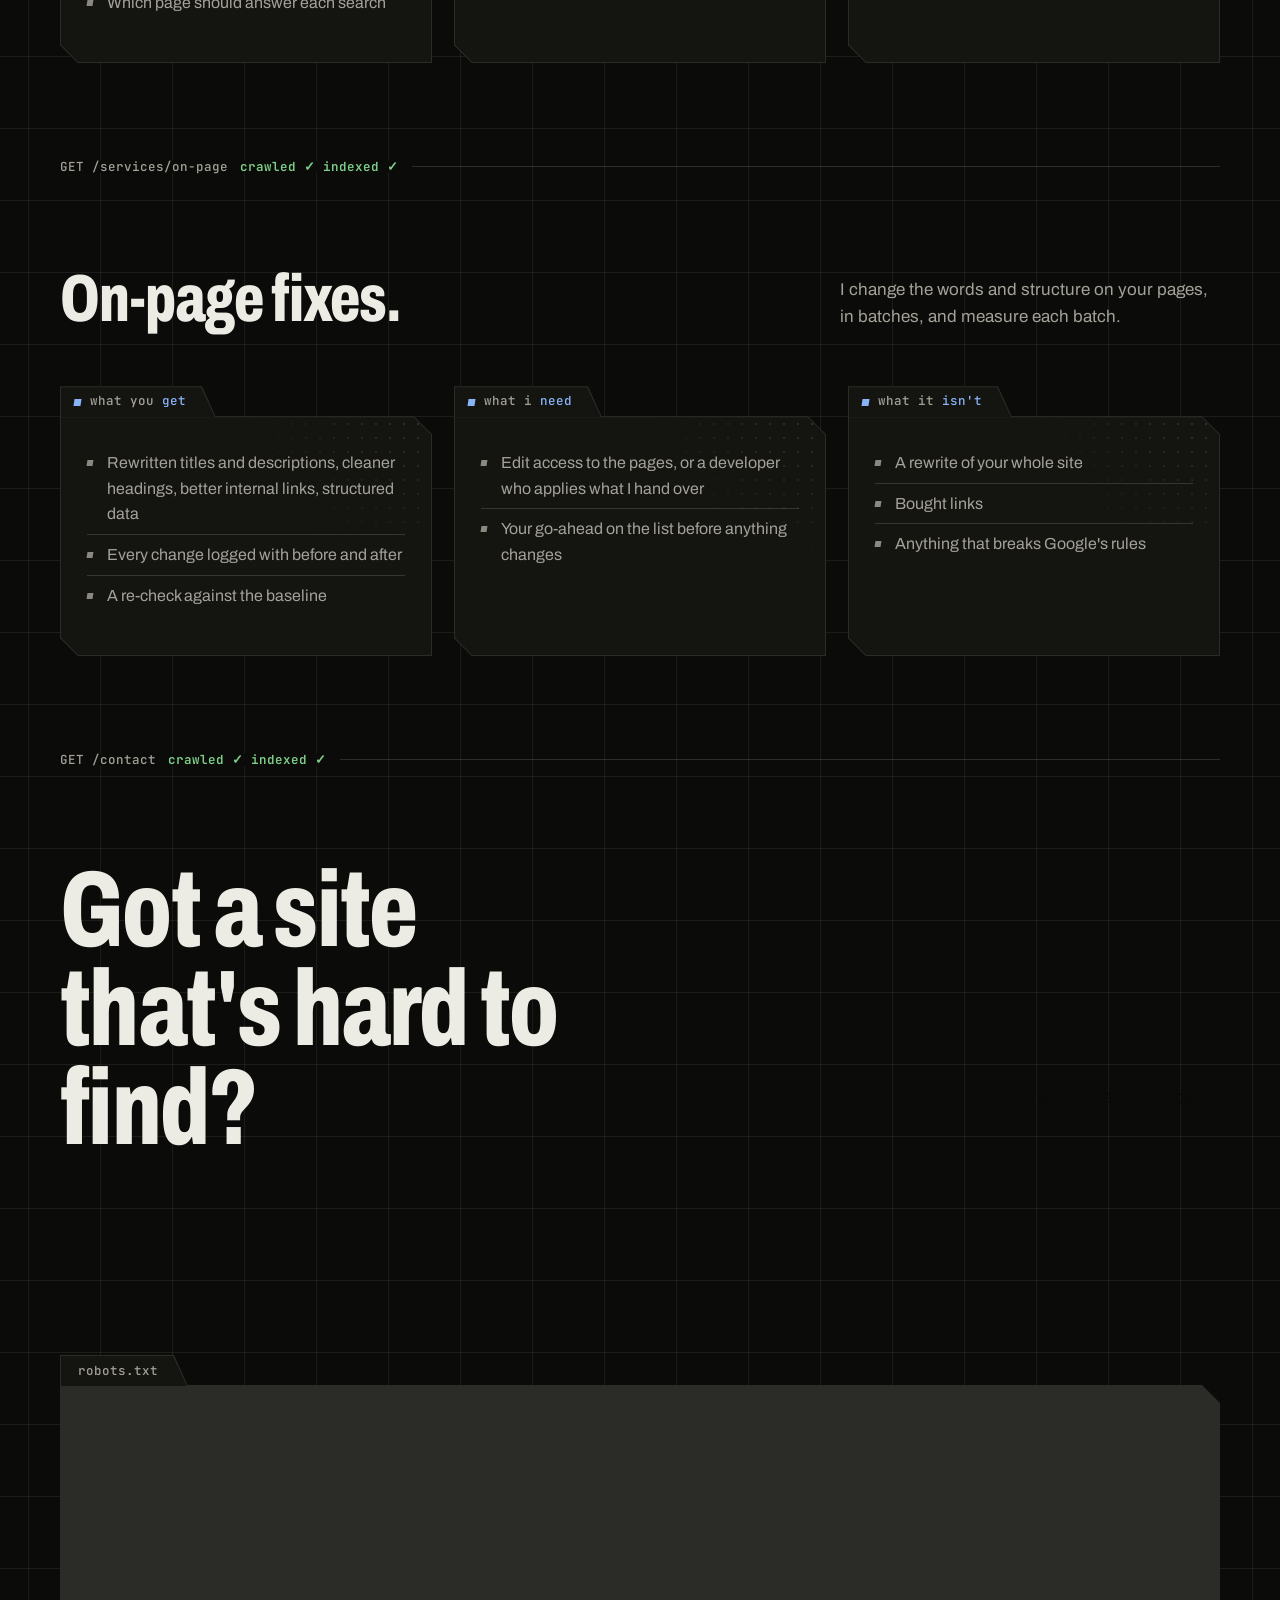
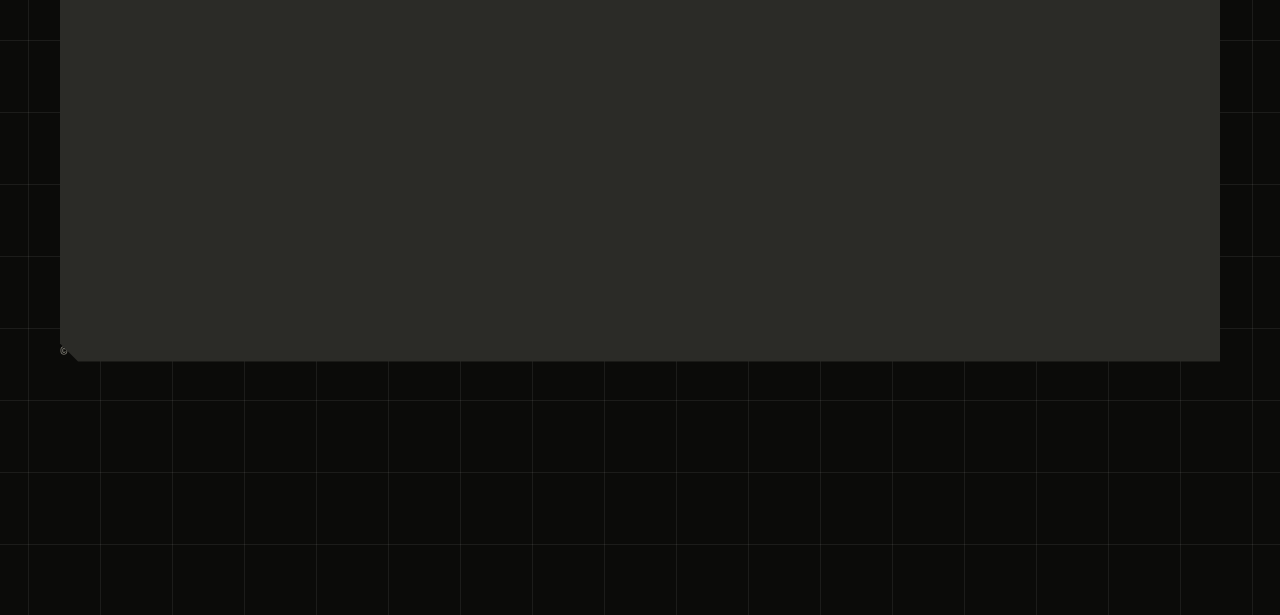
<file: services/index.html>
<!doctype html>
<html lang="en">
<head>
<meta charset="utf-8">
<meta name="viewport" content="width=device-width, initial-scale=1">
<title>Services | Belvio</title>
<meta name="description" content="Technical SEO audits, keyword research and on-page fixes. What you get, what I need from you, and what each job is not.">

<link rel="canonical" href="https://belvio.com/services/">
<meta name="theme-color" content="#0b0b09">
<meta property="og:type" content="website"><meta property="og:site_name" content="Belvio"><meta property="og:title" content="Services | Belvio"><meta property="og:description" content="Technical SEO audits, keyword research and on-page fixes. What you get, what I need from you, and what each job is not."><meta property="og:url" content="https://belvio.com/services/"><meta property="og:image" content="https://belvio.com/assets/img/og-image.png">
<meta name="twitter:card" content="summary_large_image"><meta name="twitter:title" content="Services | Belvio"><meta name="twitter:description" content="Technical SEO audits, keyword research and on-page fixes. What you get, what I need from you, and what each job is not."><meta name="twitter:image" content="https://belvio.com/assets/img/og-image.png">
<link rel="icon" href="/assets/img/favicon.svg" type="image/svg+xml">
<link rel="apple-touch-icon" href="/assets/img/apple-touch-icon.png">
<link rel="manifest" href="/site.webmanifest">
<link rel="preload" href="/assets/fonts/archivo-variable.woff2" as="font" type="font/woff2" crossorigin>
<link rel="preload" href="/assets/fonts/jetbrains-mono-variable.woff2" as="font" type="font/woff2" crossorigin>
<script src="/assets/js/motion.js"></script>
<link rel="stylesheet" href="/assets/css/vendor/lenis.css">
<link rel="stylesheet" href="/assets/css/base.css">
<link rel="stylesheet" href="/assets/css/layout.css">
<link rel="stylesheet" href="/assets/css/components.css">
<link rel="stylesheet" href="/assets/css/pages.css">
<script type="application/ld+json">{"@context": "https://schema.org", "@type": "BreadcrumbList", "itemListElement": [{"@type": "ListItem", "position": 1, "name": "Home", "item": "https://belvio.com/"}, {"@type": "ListItem", "position": 2, "name": "Services", "item": "https://belvio.com/services/"}]}</script>
</head>
<body>
<div class="bg-grid" aria-hidden="true"></div><div class="bg-glow" aria-hidden="true"></div>
<header class="site-header"><a class="skip" href="#main">Skip to content</a>
<nav class="nav" aria-label="Main"><a class="nav__logo" href="/" aria-label="Belvio, home"><svg class="logo-mark" viewBox="0 0 99 69" aria-hidden="true"><path fill="currentColor" fill-rule="evenodd" d="M24.5 0H46.7L41.6 22.9H90.8L98.4 32.7L92.4 57.2L81 68.7H54.9L53.3 64L47.3 68.7H.5L13.6 12.4Z M37.5 42H65.7L57.6 51.5H35Z"/></svg><span>Belvio</span></a>
<ul class="nav__links" id="menu"><li><a href="/"><span class="p">/home</span><span class="w">Home</span><small>200</small></a></li><li><a href="/services/" aria-current="page"><span class="p">/services</span><span class="w">Services</span><small>200</small></a></li><li><a href="/work/"><span class="p">/work</span><span class="w">Work</span><small>200</small></a></li><li><a href="/about/"><span class="p">/about</span><span class="w">About</span><small>200</small></a></li><li><a href="/blog/"><span class="p">/blog</span><span class="w">Blog</span><small>200</small></a></li><li class="nav__menu-extra"><a class="btn " href="/contact/" data-crawl><span class="btn__label"><span class="btn__label-in" data-text="Crawl it now">Send me your site</span></span><i class="btn__icon" aria-hidden="true"><span>↗</span></i></a><p>User-agent: *<br>Sitemap: belvio.com/sitemap.xml</p></li></ul>
<span class="nav__cta"><a class="btn btn--sm" href="/contact/" data-crawl><span class="btn__label"><span class="btn__label-in" data-text="Crawl it now">Send me your site</span></span><i class="btn__icon" aria-hidden="true"><span>↗</span></i></a></span>
<button class="nav__toggle" type="button" aria-expanded="false" aria-controls="menu" aria-label="Open menu"><span class="nav__bars"></span></button></nav></header>
<main id="main">
<section class="page-hero"><div class="wrap"><h1 data-reveal>What I do to your site.</h1><p class="lede" data-reveal>Three jobs, each one ending in something you can open and check. Pick one or take all three in order.</p></div></section><section class="sec "><div class="wrap"><div class="sec__in"><div class="crawl" data-reveal><span>GET /services/audit</span><b>crawled ✓ indexed ✓</b></div><div class="head"><h2 data-reveal>Technical audit.</h2><p data-reveal>I crawl your site the way Google does and tell you what is holding it back.</p></div><div class="grid-3"><article class="card" data-reveal><div class="card__tab"><span>what you</span><em>&nbsp;get</em></div><div class="card__body"><ul><li>A crawl of every page I can reach</li><li>A ranked list of problems: what's wrong, what it costs you, how to fix it</li><li>A plain-English summary you can forward to your developer</li></ul></div></article><article class="card" data-reveal><div class="card__tab"><span>what i</span><em>&nbsp;need</em></div><div class="card__body"><ul><li>The site address</li><li>Google Search Console access if you have it (I'll walk you through it)</li><li>A note on which pages make you money</li></ul></div></article><article class="card" data-reveal><div class="card__tab"><span>what it</span><em>&nbsp;isn't</em></div><div class="card__body"><ul><li>A guarantee of rankings</li><li>A pile of auto-generated warnings</li><li>Changes made without you seeing them first</li></ul></div></article></div></div></div></section><section class="sec "><div class="wrap"><div class="sec__in"><div class="crawl" data-reveal><span>GET /services/keywords</span><b>crawled ✓ indexed ✓</b></div><div class="head"><h2 data-reveal>Keyword research.</h2><p data-reveal>I find the searches your customers type and match each one to a page.</p></div><div class="grid-3"><article class="card" data-reveal><div class="card__tab"><span>what you</span><em>&nbsp;get</em></div><div class="card__body"><ul><li>A sheet of searches grouped by what the person wants</li><li>Which ones you can realistically win, and which you can't</li><li>Which page should answer each search</li></ul></div></article><article class="card" data-reveal><div class="card__tab"><span>what i</span><em>&nbsp;need</em></div><div class="card__body"><ul><li>Your products or services in your own words</li><li>A few competitors you watch</li><li>The cities or countries you sell to</li></ul></div></article><article class="card" data-reveal><div class="card__tab"><span>what it</span><em>&nbsp;isn't</em></div><div class="card__body"><ul><li>A list of the biggest keywords with no plan</li><li>A promise of traffic numbers</li></ul></div></article></div></div></div></section><section class="sec "><div class="wrap"><div class="sec__in"><div class="crawl" data-reveal><span>GET /services/on-page</span><b>crawled ✓ indexed ✓</b></div><div class="head"><h2 data-reveal>On-page fixes.</h2><p data-reveal>I change the words and structure on your pages, in batches, and measure each batch.</p></div><div class="grid-3"><article class="card" data-reveal><div class="card__tab"><span>what you</span><em>&nbsp;get</em></div><div class="card__body"><ul><li>Rewritten titles and descriptions, cleaner headings, better internal links, structured data</li><li>Every change logged with before and after</li><li>A re-check against the baseline</li></ul></div></article><article class="card" data-reveal><div class="card__tab"><span>what i</span><em>&nbsp;need</em></div><div class="card__body"><ul><li>Edit access to the pages, or a developer who applies what I hand over</li><li>Your go-ahead on the list before anything changes</li></ul></div></article><article class="card" data-reveal><div class="card__tab"><span>what it</span><em>&nbsp;isn't</em></div><div class="card__body"><ul><li>A rewrite of your whole site</li><li>Bought links</li><li>Anything that breaks Google's rules</li></ul></div></article></div></div></div></section><section class="sec " data-snap-section><div class="wrap"><div class="sec__in"><div class="crawl" data-reveal><span>GET /contact</span><b>crawled ✓ indexed ✓</b></div><div class="cta"><div class="row"><h2 data-reveal>Got a site that's hard to find?</h2><div data-reveal><a class="btn btn--lg" href="/contact/" data-crawl><span class="btn__label"><span class="btn__label-in" data-text="Crawl it now">Send me your site</span></span><i class="btn__icon" aria-hidden="true"><span>↗</span></i></a></div></div></div></div></div></section>
</main>
<footer class="site-footer"><div class="wrap">
<div class="robots" data-reveal><div class="robots__tab">robots.txt</div>
<div class="robots__cols"><div><p class="c"># pages</p><p><span class="k">User-agent:</span> *</p><p><span class="k">Allow:</span> <a href="/">/home</a></p><p><span class="k">Allow:</span> <a href="/services/">/services</a></p><p><span class="k">Allow:</span> <a href="/work/">/work</a></p><p><span class="k">Allow:</span> <a href="/about/">/about</a></p><p><span class="k">Allow:</span> <a href="/process/">/process</a></p><p><span class="k">Allow:</span> <a href="/blog/">/blog</a></p><p><span class="k">Allow:</span> <a href="/contact/">/contact</a></p><p class="c"># legal</p><p><span class="k">Allow:</span> <a href="/privacy/">/privacy</a></p><p><span class="k">Allow:</span> <a href="/terms/">/terms</a></p><p><span class="k">Disallow:</span> <a href="/404.html">/404</a></p></div><div><p class="c"># latest notes</p><p><span class="k">Allow:</span> <a href="/blog/posts/how-google-crawls-and-indexes/">/blog/posts/how-google-crawls-and-indexes</a></p><p class="gap"></p><p class="c"># say hi</p><p><span class="k">Contact:</span> <a href="mailto:hello@belvio.com">hello@belvio.com</a></p><p class="c"># elsewhere</p><p><span class="k">Social:</span> <a href="https://www.linkedin.com/">LinkedIn</a></p><p><span class="k">Social:</span> <a href="https://x.com/">X</a></p><p><span class="k">Social:</span> <a href="https://www.instagram.com/">Instagram</a></p><p><span class="k">Social:</span> <a href="https://github.com/">GitHub</a></p><p class="c"># map</p><p><span class="k">Sitemap:</span> <a href="/sitemap.xml">https://belvio.com/sitemap.xml</a></p></div></div>
<div class="robots__legal"><span>© 2026 Belvio</span><span>Technical SEO, measured and published.</span></div></div>
<div class="wm" aria-hidden="true"><svg viewBox="0 0 99 69"><path fill="currentColor" fill-rule="evenodd" d="M24.5 0H46.7L41.6 22.9H90.8L98.4 32.7L92.4 57.2L81 68.7H54.9L53.3 64L47.3 68.7H.5L13.6 12.4Z M37.5 42H65.7L57.6 51.5H35Z"/></svg><span>elvio</span></div></div></footer>
<script src="/assets/js/vendor/lenis.min.js"></script>
<script src="/assets/js/smooth.js"></script>
<script src="/assets/js/nav.js"></script>
<script src="/assets/js/buttons.js"></script>
<script src="/assets/js/grid.js"></script>



<script src="/assets/js/reveal.js"></script>
</body>
</html>
</file>
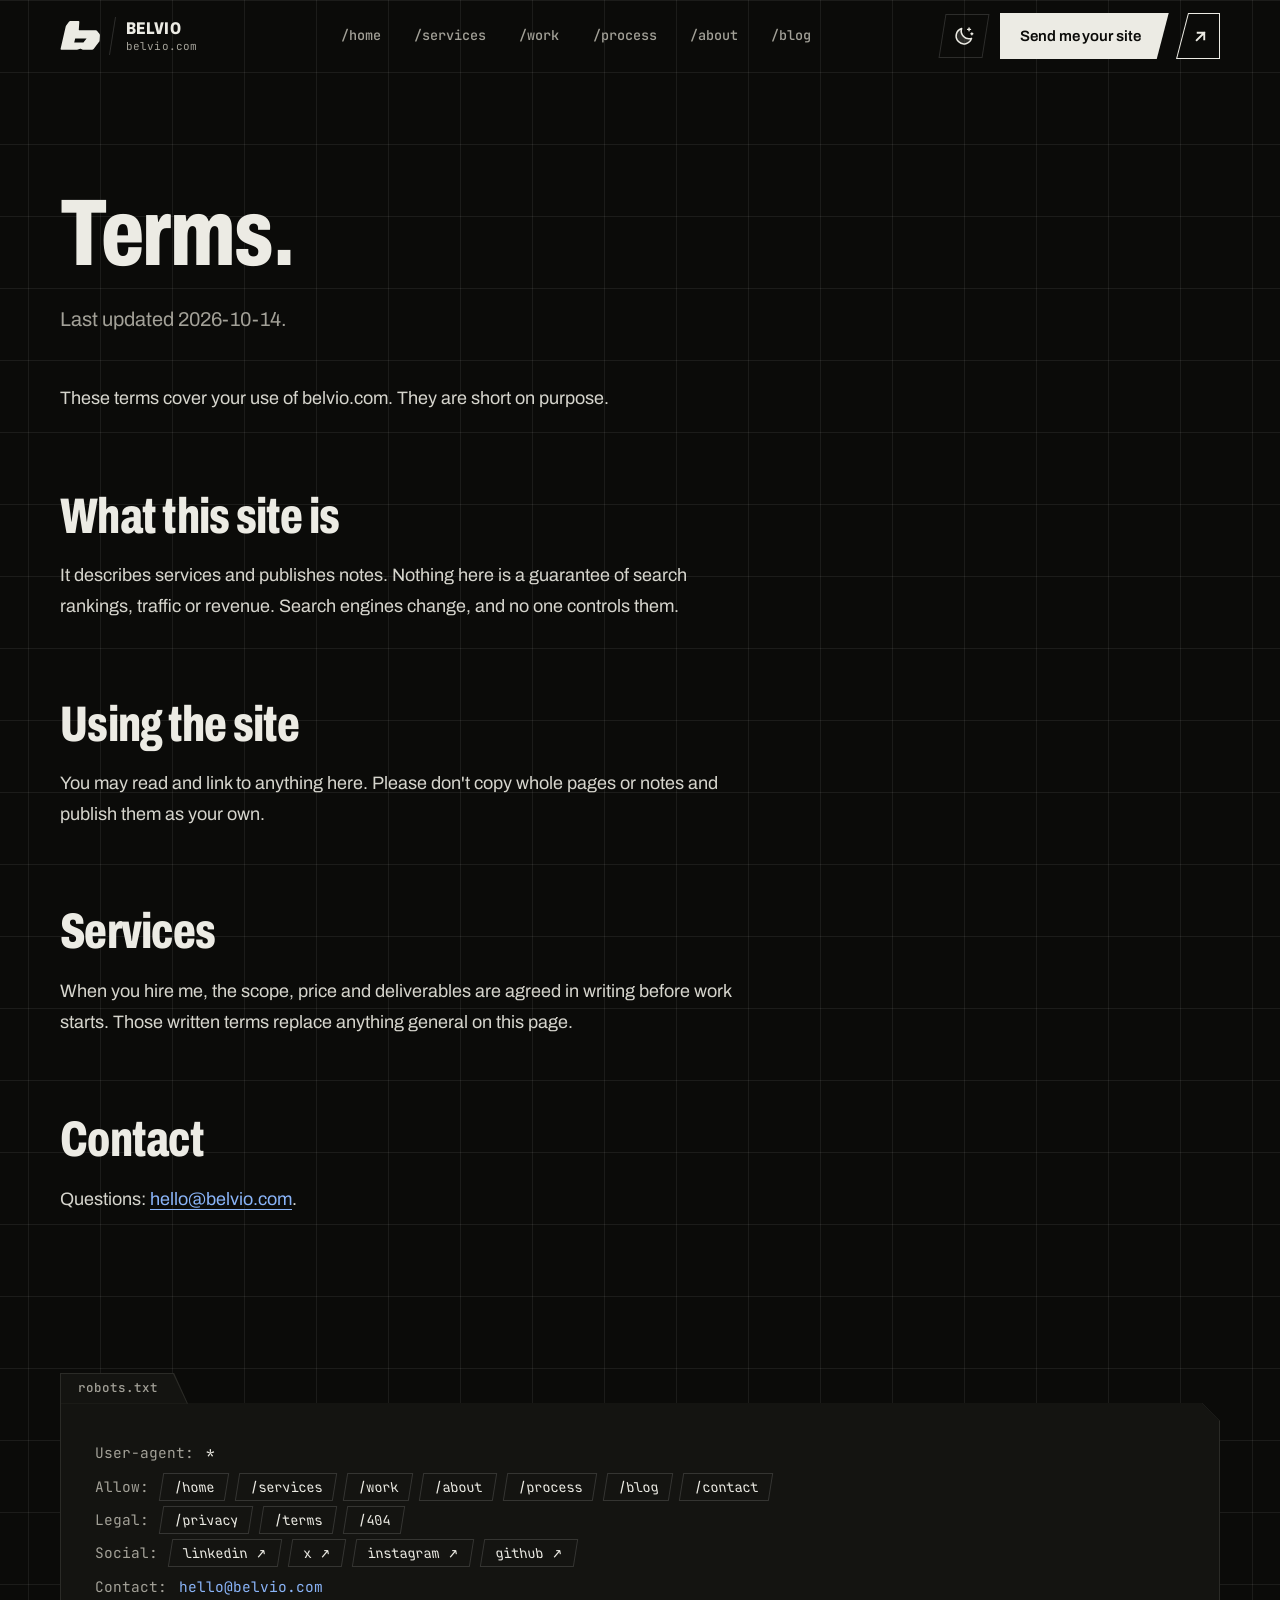
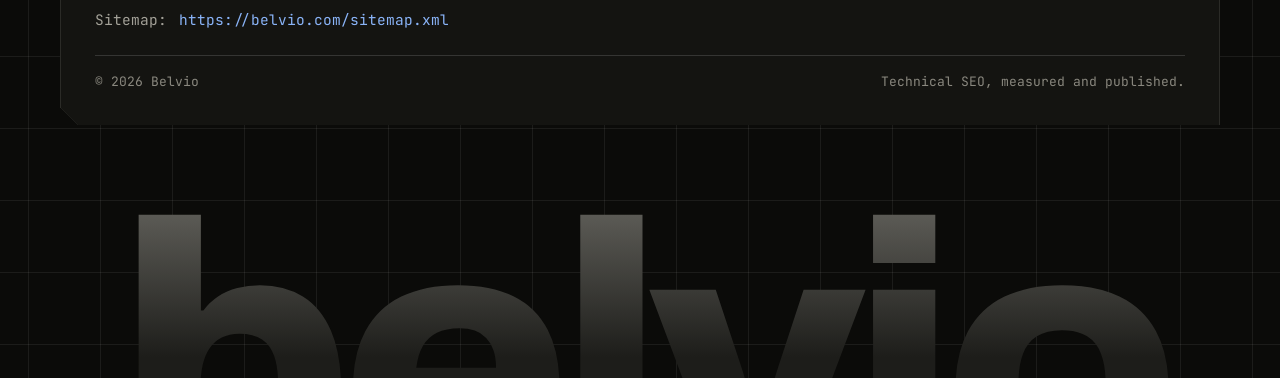
<file: terms/index.html>
<!doctype html>
<html lang="en">
<head>
<meta charset="utf-8">
<meta name="viewport" content="width=device-width, initial-scale=1">
<title>Terms | Belvio</title>
<meta name="description" content="Terms for belvio.com, in plain English.">

<link rel="canonical" href="https://belvio.com/terms/">
<meta name="theme-color" content="#0b0b09">
<meta property="og:type" content="website"><meta property="og:site_name" content="Belvio"><meta property="og:title" content="Terms | Belvio"><meta property="og:description" content="Terms for belvio.com, in plain English."><meta property="og:url" content="https://belvio.com/terms/"><meta property="og:image" content="https://belvio.com/assets/img/og-image.png">
<meta name="twitter:card" content="summary_large_image"><meta name="twitter:title" content="Terms | Belvio"><meta name="twitter:description" content="Terms for belvio.com, in plain English."><meta name="twitter:image" content="https://belvio.com/assets/img/og-image.png">
<link rel="icon" href="/assets/img/favicon.svg" type="image/svg+xml">
<link rel="apple-touch-icon" href="/assets/img/apple-touch-icon.png">
<link rel="manifest" href="/site.webmanifest">
<link rel="preload" href="/assets/fonts/archivo-variable.woff2" as="font" type="font/woff2" crossorigin>
<link rel="preload" href="/assets/fonts/jetbrains-mono-variable.woff2" as="font" type="font/woff2" crossorigin>
<script src="/assets/js/motion.js?v=3"></script>

<link rel="stylesheet" href="/assets/css/vendor/lenis.css?v=3">
<link rel="stylesheet" href="/assets/css/base.css?v=3">
<link rel="stylesheet" href="/assets/css/layout.css?v=3">
<link rel="stylesheet" href="/assets/css/components.css?v=3">
<link rel="stylesheet" href="/assets/css/pages.css?v=3">
<link rel="stylesheet" href="/assets/css/mode.css?v=3">
<script type="application/ld+json">{"@context": "https://schema.org", "@type": "BreadcrumbList", "itemListElement": [{"@type": "ListItem", "position": 1, "name": "Home", "item": "https://belvio.com/"}, {"@type": "ListItem", "position": 2, "name": "Terms", "item": "https://belvio.com/terms/"}]}</script>
</head>
<body>

<div class="bg-grid" aria-hidden="true"></div><div class="bg-glow" aria-hidden="true"></div>
<header class="site-header"><a class="skip" href="#main">Skip to content</a>
<nav class="nav" aria-label="Main"><a class="nav__logo" href="/" aria-label="Belvio, home"><svg class="logo-mark" viewBox="0 0 100 71.8" aria-hidden="true"><path fill="currentColor" fill-rule="evenodd" d="M22.4 1.9Q23.7 0.1 25.9 0.1L46.3 0.1Q48.5 0.1 48.3 2.3L47.0 22.0Q46.9 23.4 48.3 23.4L89.2 23.4Q91.8 23.4 93.4 25.4L98.5 31.7Q100.0 33.6 99.8 36.0L99.0 48.5Q98.8 50.9 97.3 52.8L84.1 69.8Q82.6 71.7 80.2 71.7L57.5 71.7Q56.5 71.7 55.6 71.3L52.1 69.6Q51.4 69.3 50.6 69.5L44.7 71.4Q43.7 71.7 42.7 71.7L3.4 71.7Q1.0 71.7 1.5 69.4L14.0 14.8Q14.5 12.5 15.9 10.6Z M38.0 44.0L66.5 44.0L58.5 53.5L35.5 53.5Z"/></svg><span class="nav__name"><b>Belvio</b><i>belvio.com</i></span></a>
<ul class="nav__links" id="menu"><li><a href="/" data-key="home"><span class="p">/home</span><span class="w">Home</span><small>200</small></a></li><li><a href="/#services" data-key="services"><span class="p">/services</span><span class="w">Services</span><small>200</small></a></li><li><a href="/#work" data-key="work"><span class="p">/work</span><span class="w">Work</span><small>200</small></a></li><li><a href="/#process" data-key="process"><span class="p">/process</span><span class="w">Process</span><small>200</small></a></li><li><a href="/#about" data-key="about"><span class="p">/about</span><span class="w">About</span><small>200</small></a></li><li><a href="/blog/" data-key="blog"><span class="p">/blog</span><span class="w">Blog</span><small>200</small></a></li><li class="nav__menu-extra"><a class="btn " href="/contact/"><span class="btn__body"><span class="btn__bl"><span class="t1">Send me your site</span><span class="t2" aria-hidden="true"><span class="mb">Crawl it now</span><span class="mf">Let's go</span></span></span></span><span class="btn__chip" aria-hidden="true"><svg class="i1" viewBox="0 0 16 16" fill="none" stroke="currentColor" stroke-width="2" stroke-linecap="square"><path d="M4 12L12 4M5 4h7v7"/></svg><svg class="i2" viewBox="0 0 16 16" fill="none" stroke="currentColor" stroke-width="2" stroke-linecap="square"><path d="M4 12L12 4M5 4h7v7"/></svg></span></a><p>User-agent: *<br>Sitemap: belvio.com/sitemap.xml</p></li></ul>
<span class="nav__cta"><button class="tmode" type="button" aria-label="Switch to light mode"><svg class="tmode__moon" viewBox="0 0 24 24" aria-hidden="true"><path class="tm-m" d="M20.2 14.6A8.6 8.6 0 0 1 9.4 3.8a8.6 8.6 0 1 0 10.8 10.8z"/><path class="tm-s s1" d="M17.5 3.2v3.2M15.9 4.8h3.2"/><path class="tm-s s2" d="M20.6 8.6v2M19.6 9.6h2"/></svg><svg class="tmode__sun" viewBox="0 0 24 24" aria-hidden="true"><circle class="tm-c" cx="12" cy="12" r="4.3"/><g class="tm-r"><path d="M12 2.2v3M12 18.8v3M2.2 12h3M18.8 12h3M5.1 5.1l2.1 2.1M16.8 16.8l2.1 2.1M5.1 18.9l2.1-2.1M16.8 7.2l2.1-2.1"/></g></svg></button><a class="btn btn--sm" href="/contact/"><span class="btn__body"><span class="btn__bl"><span class="t1">Send me your site</span><span class="t2" aria-hidden="true"><span class="mb">Crawl it now</span><span class="mf">Let's go</span></span></span></span><span class="btn__chip" aria-hidden="true"><svg class="i1" viewBox="0 0 16 16" fill="none" stroke="currentColor" stroke-width="2" stroke-linecap="square"><path d="M4 12L12 4M5 4h7v7"/></svg><svg class="i2" viewBox="0 0 16 16" fill="none" stroke="currentColor" stroke-width="2" stroke-linecap="square"><path d="M4 12L12 4M5 4h7v7"/></svg></span></a></span>
<button class="nav__toggle" type="button" aria-expanded="false" aria-controls="menu" aria-label="Open menu"><span class="nav__bars"></span></button></nav></header>
<main id="main">
<section class="page-hero" data-snap-section><div class="wrap"><h1 data-reveal><mark class="hl">Terms.</mark></h1><p class="lede" data-reveal>Last updated 2026-10-14.</p></div><div class="wrap" style="margin-top:48px"><div class="prose"><p>These terms cover your use of belvio.com. They are short on purpose.</p>
<h2>What this site is</h2><p>It describes services and publishes notes. Nothing here is a guarantee of search rankings, traffic or revenue. Search engines change, and no one controls them.</p>
<h2>Using the site</h2><p>You may read and link to anything here. Please don't copy whole pages or notes and publish them as your own.</p>
<h2>Services</h2><p>When you hire me, the scope, price and deliverables are agreed in writing before work starts. Those written terms replace anything general on this page.</p>
<h2>Contact</h2><p>Questions: <a href="mailto:hello@belvio.com">hello@belvio.com</a>.</p></div></div></section>
</main>
<footer class="site-footer"><div class="wrap">
<div class="robots" data-reveal><div class="robots__tab">robots.txt</div><div class="robots__in">
<div class="line line--inline mb"><span class="k">User-agent:</span> *</div>
<div class="line"><span class="k"><span class="mb">Allow:</span><span class="mf">Pages</span></span><a class="rchip" href="/"><span><span class="mb">/home</span><span class="mf">Home</span></span></a><a class="rchip" href="/#services"><span><span class="mb">/services</span><span class="mf">Services</span></span></a><a class="rchip" href="/#work"><span><span class="mb">/work</span><span class="mf">Work</span></span></a><a class="rchip" href="/#about"><span><span class="mb">/about</span><span class="mf">About</span></span></a><a class="rchip" href="/#process"><span><span class="mb">/process</span><span class="mf">Process</span></span></a><a class="rchip" href="/blog/"><span><span class="mb">/blog</span><span class="mf">Blog</span></span></a><a class="rchip" href="/contact/"><span><span class="mb">/contact</span><span class="mf">Contact</span></span></a></div>
<div class="line"><span class="k"><span class="mb">Legal:</span><span class="mf">Legal</span></span><a class="rchip" href="/privacy/"><span><span class="mb">/privacy</span><span class="mf">Privacy</span></span></a><a class="rchip" href="/terms/"><span><span class="mb">/terms</span><span class="mf">Terms</span></span></a><a class="rchip" href="/404.html"><span><span class="mb">/404</span><span class="mf">404</span></span></a></div>
<div class="line"><span class="k"><span class="mb">Social:</span><span class="mf">Social</span></span><a class="rchip" href="https://www.linkedin.com/" target="_blank" rel="noopener"><span><span class="mb">linkedin ↗</span><span class="mf">LinkedIn ↗</span></span></a><a class="rchip" href="https://x.com/" target="_blank" rel="noopener"><span><span class="mb">x ↗</span><span class="mf">X ↗</span></span></a><a class="rchip" href="https://www.instagram.com/" target="_blank" rel="noopener"><span><span class="mb">instagram ↗</span><span class="mf">Instagram ↗</span></span></a><a class="rchip" href="https://github.com/" target="_blank" rel="noopener"><span><span class="mb">github ↗</span><span class="mf">GitHub ↗</span></span></a></div>
<div class="line line--inline"><span class="k"><span class="mb">Contact:</span><span class="mf">Email</span></span> <a href="mailto:hello@belvio.com">hello@belvio.com</a></div>
<div class="line mb"><span class="k">Sitemap:</span> <a href="/sitemap.xml">https://belvio.com/sitemap.xml</a></div>
<div class="robots__legal"><span>© 2026 Belvio</span><span><span class="mb">Technical SEO, measured and published.</span><span class="mf">Audits you can check.</span></span></div></div></div>
<div class="wm" aria-hidden="true" data-reveal>belvio</div></div></footer>
<script src="/assets/js/vendor/lenis.min.js?v=3"></script>
<script src="/assets/js/smooth.js?v=3"></script>
<script src="/assets/js/nav.js?v=3"></script>
<script src="/assets/js/mode.js?v=3"></script>
<script src="/assets/js/buttons.js?v=3"></script>
<script src="/assets/js/grid.js?v=3"></script>




<script src="/assets/js/reveal.js?v=3"></script>
</body>
</html>
</file>
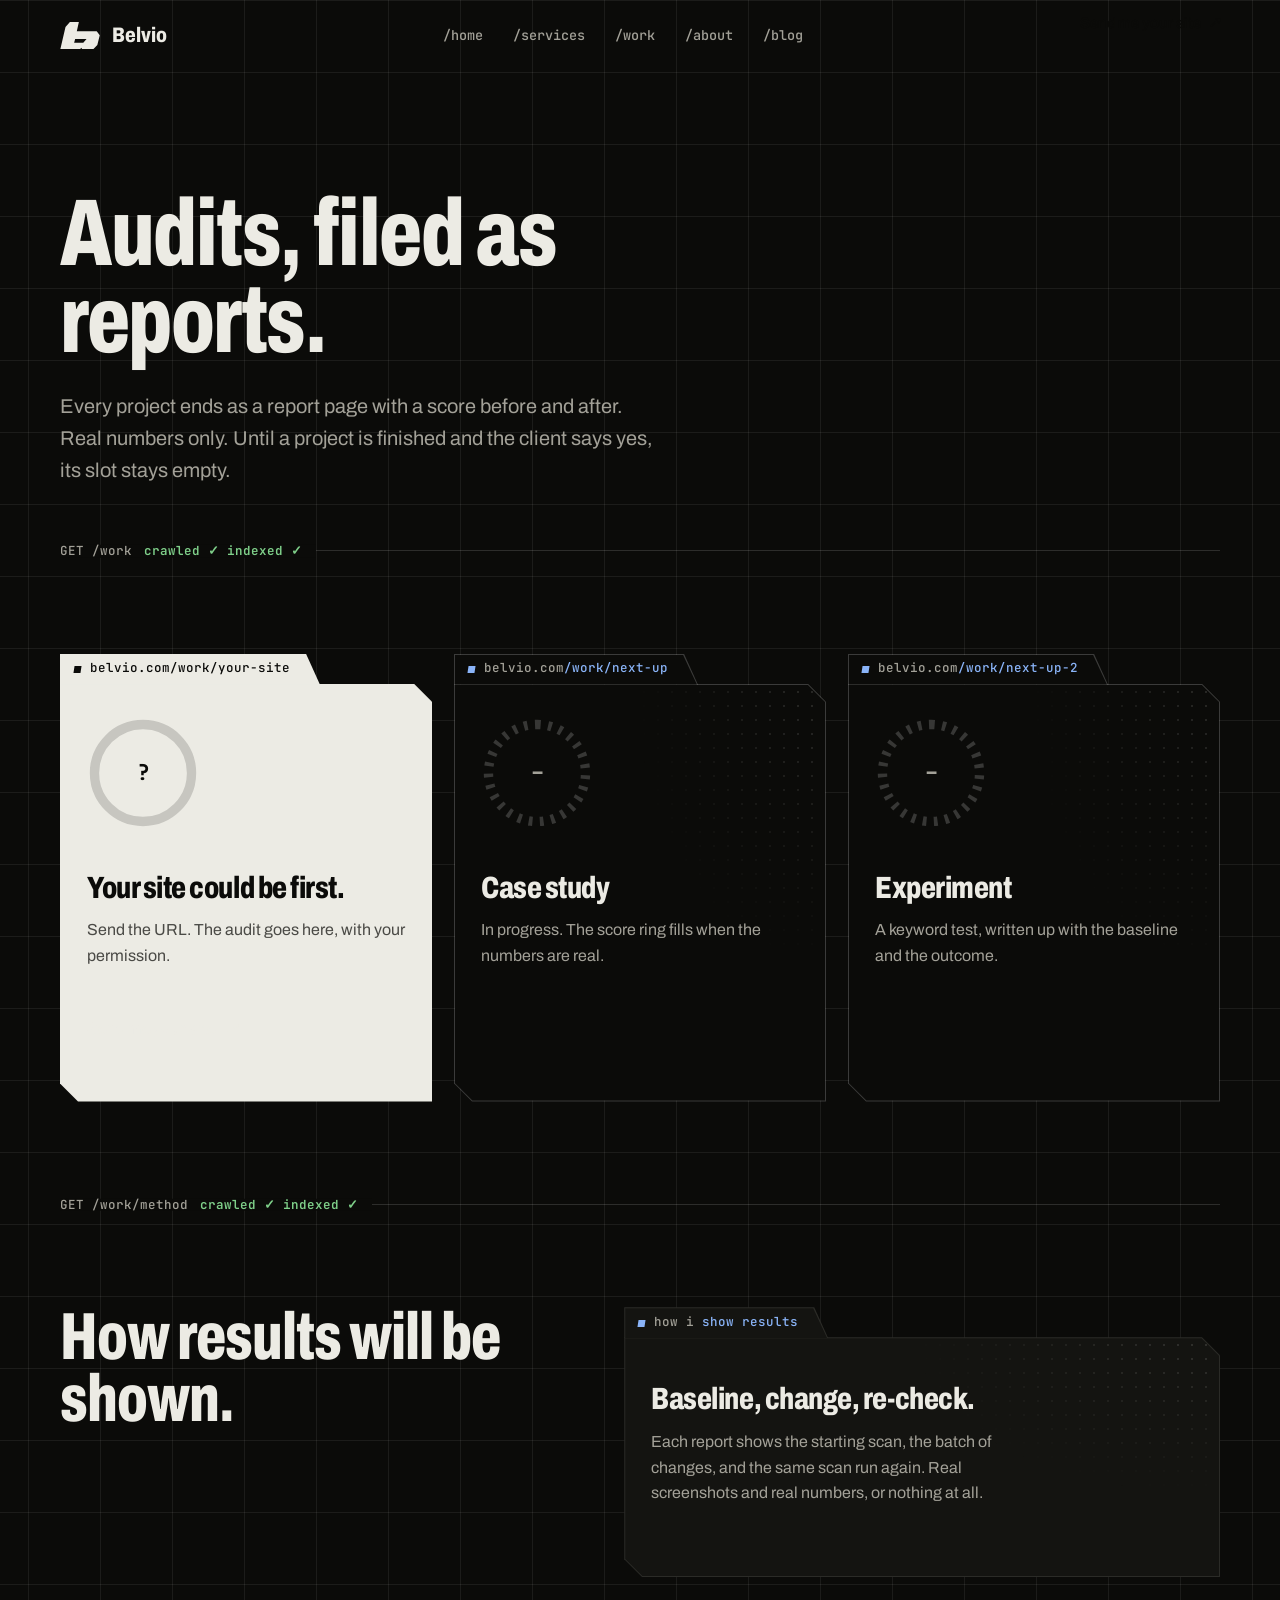
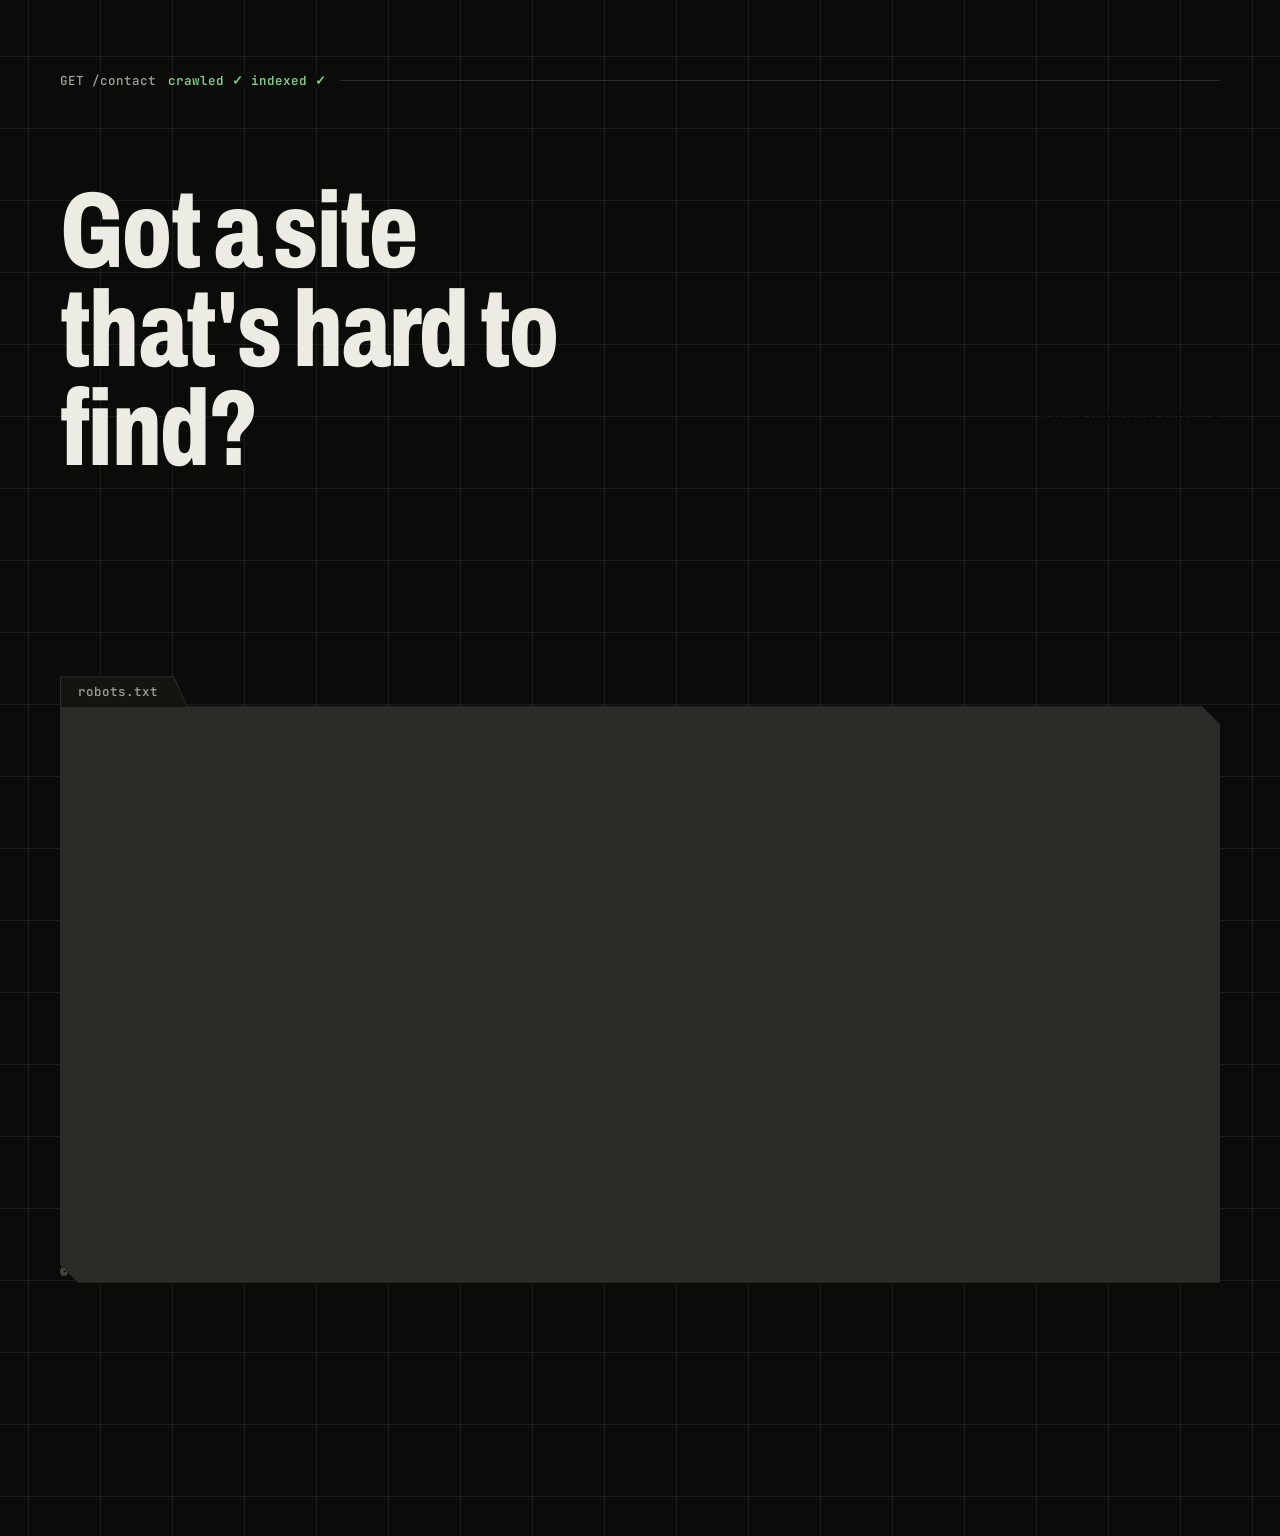
<file: work/index.html>
<!doctype html>
<html lang="en">
<head>
<meta charset="utf-8">
<meta name="viewport" content="width=device-width, initial-scale=1">
<title>Work | Belvio</title>
<meta name="description" content="Audit reports with a score before and after. Real numbers only, so empty slots stay empty until they are earned.">

<link rel="canonical" href="https://belvio.com/work/">
<meta name="theme-color" content="#0b0b09">
<meta property="og:type" content="website"><meta property="og:site_name" content="Belvio"><meta property="og:title" content="Work | Belvio"><meta property="og:description" content="Audit reports with a score before and after. Real numbers only, so empty slots stay empty until they are earned."><meta property="og:url" content="https://belvio.com/work/"><meta property="og:image" content="https://belvio.com/assets/img/og-image.png">
<meta name="twitter:card" content="summary_large_image"><meta name="twitter:title" content="Work | Belvio"><meta name="twitter:description" content="Audit reports with a score before and after. Real numbers only, so empty slots stay empty until they are earned."><meta name="twitter:image" content="https://belvio.com/assets/img/og-image.png">
<link rel="icon" href="/assets/img/favicon.svg" type="image/svg+xml">
<link rel="apple-touch-icon" href="/assets/img/apple-touch-icon.png">
<link rel="manifest" href="/site.webmanifest">
<link rel="preload" href="/assets/fonts/archivo-variable.woff2" as="font" type="font/woff2" crossorigin>
<link rel="preload" href="/assets/fonts/jetbrains-mono-variable.woff2" as="font" type="font/woff2" crossorigin>
<script src="/assets/js/motion.js"></script>
<link rel="stylesheet" href="/assets/css/vendor/lenis.css">
<link rel="stylesheet" href="/assets/css/base.css">
<link rel="stylesheet" href="/assets/css/layout.css">
<link rel="stylesheet" href="/assets/css/components.css">
<link rel="stylesheet" href="/assets/css/pages.css">
<script type="application/ld+json">{"@context": "https://schema.org", "@type": "BreadcrumbList", "itemListElement": [{"@type": "ListItem", "position": 1, "name": "Home", "item": "https://belvio.com/"}, {"@type": "ListItem", "position": 2, "name": "Work", "item": "https://belvio.com/work/"}]}</script>
</head>
<body>
<div class="bg-grid" aria-hidden="true"></div><div class="bg-glow" aria-hidden="true"></div>
<header class="site-header"><a class="skip" href="#main">Skip to content</a>
<nav class="nav" aria-label="Main"><a class="nav__logo" href="/" aria-label="Belvio, home"><svg class="logo-mark" viewBox="0 0 99 69" aria-hidden="true"><path fill="currentColor" fill-rule="evenodd" d="M24.5 0H46.7L41.6 22.9H90.8L98.4 32.7L92.4 57.2L81 68.7H54.9L53.3 64L47.3 68.7H.5L13.6 12.4Z M37.5 42H65.7L57.6 51.5H35Z"/></svg><span>Belvio</span></a>
<ul class="nav__links" id="menu"><li><a href="/"><span class="p">/home</span><span class="w">Home</span><small>200</small></a></li><li><a href="/services/"><span class="p">/services</span><span class="w">Services</span><small>200</small></a></li><li><a href="/work/" aria-current="page"><span class="p">/work</span><span class="w">Work</span><small>200</small></a></li><li><a href="/about/"><span class="p">/about</span><span class="w">About</span><small>200</small></a></li><li><a href="/blog/"><span class="p">/blog</span><span class="w">Blog</span><small>200</small></a></li><li class="nav__menu-extra"><a class="btn " href="/contact/" data-crawl><span class="btn__label"><span class="btn__label-in" data-text="Crawl it now">Send me your site</span></span><i class="btn__icon" aria-hidden="true"><span>↗</span></i></a><p>User-agent: *<br>Sitemap: belvio.com/sitemap.xml</p></li></ul>
<span class="nav__cta"><a class="btn btn--sm" href="/contact/" data-crawl><span class="btn__label"><span class="btn__label-in" data-text="Crawl it now">Send me your site</span></span><i class="btn__icon" aria-hidden="true"><span>↗</span></i></a></span>
<button class="nav__toggle" type="button" aria-expanded="false" aria-controls="menu" aria-label="Open menu"><span class="nav__bars"></span></button></nav></header>
<main id="main">
<section class="page-hero"><div class="wrap"><h1 data-reveal>Audits, filed as reports.</h1><p class="lede" data-reveal>Every project ends as a report page with a score before and after. Real numbers only. Until a project is finished and the client says yes, its slot stays empty.</p></div></section><section class="sec "><div class="wrap"><div class="sec__in"><div class="crawl" data-reveal><span>GET /work</span><b>crawled ✓ indexed ✓</b></div><div class="grid-3"><article class="card card--solid" data-reveal><div class="card__tab"><span>belvio.com</span><em>/work/your-site</em></div><div class="card__body"><div class="ring"><svg viewBox="0 0 120 120" aria-hidden="true"><circle cx="60" cy="60" r="52" fill="none" stroke="rgba(11,11,9,.16)" stroke-width="10"/></svg><span>?</span></div><h3>Your site could be first.</h3><p>Send the URL. The audit goes here, with your permission.</p><div style="margin-top:26px"><a class="btn btn--dark" href="/contact/" data-crawl><span class="btn__label"><span class="btn__label-in" data-text="Crawl it now">Send me your site</span></span><i class="btn__icon" aria-hidden="true"><span>↗</span></i></a></div></div></article><article class="card card--empty" data-reveal><div class="card__tab"><span>belvio.com</span><em>/work/next-up</em></div><div class="card__body"><div class="ring"><svg viewBox="0 0 120 120" aria-hidden="true"><circle cx="60" cy="60" r="52" fill="none" stroke="rgba(255,255,255,.18)" stroke-width="10" stroke-dasharray="4 8"/></svg><span style="color:var(--muted)">–</span></div><h3>Case study</h3><p>In progress. The score ring fills when the numbers are real.</p></div></article><article class="card card--empty" data-reveal><div class="card__tab"><span>belvio.com</span><em>/work/next-up-2</em></div><div class="card__body"><div class="ring"><svg viewBox="0 0 120 120" aria-hidden="true"><circle cx="60" cy="60" r="52" fill="none" stroke="rgba(255,255,255,.18)" stroke-width="10" stroke-dasharray="4 8"/></svg><span style="color:var(--muted)">–</span></div><h3>Experiment</h3><p>A keyword test, written up with the baseline and the outcome.</p></div></article></div></div></div></section><section class="sec "><div class="wrap"><div class="sec__in"><div class="crawl" data-reveal><span>GET /work/method</span><b>crawled ✓ indexed ✓</b></div><div class="split"><div data-reveal><h2>How results will be shown.</h2></div><article class="card " data-reveal><div class="card__tab"><span>how i</span><em>&nbsp;show results</em></div><div class="card__body"><h3>Baseline, change, re-check.</h3><p>Each report shows the starting scan, the batch of changes, and the same scan run again. Real screenshots and real numbers, or nothing at all.</p></div></article></div></div></div></section><section class="sec " data-snap-section><div class="wrap"><div class="sec__in"><div class="crawl" data-reveal><span>GET /contact</span><b>crawled ✓ indexed ✓</b></div><div class="cta"><div class="row"><h2 data-reveal>Got a site that's hard to find?</h2><div data-reveal><a class="btn btn--lg" href="/contact/" data-crawl><span class="btn__label"><span class="btn__label-in" data-text="Crawl it now">Send me your site</span></span><i class="btn__icon" aria-hidden="true"><span>↗</span></i></a></div></div></div></div></div></section>
</main>
<footer class="site-footer"><div class="wrap">
<div class="robots" data-reveal><div class="robots__tab">robots.txt</div>
<div class="robots__cols"><div><p class="c"># pages</p><p><span class="k">User-agent:</span> *</p><p><span class="k">Allow:</span> <a href="/">/home</a></p><p><span class="k">Allow:</span> <a href="/services/">/services</a></p><p><span class="k">Allow:</span> <a href="/work/">/work</a></p><p><span class="k">Allow:</span> <a href="/about/">/about</a></p><p><span class="k">Allow:</span> <a href="/process/">/process</a></p><p><span class="k">Allow:</span> <a href="/blog/">/blog</a></p><p><span class="k">Allow:</span> <a href="/contact/">/contact</a></p><p class="c"># legal</p><p><span class="k">Allow:</span> <a href="/privacy/">/privacy</a></p><p><span class="k">Allow:</span> <a href="/terms/">/terms</a></p><p><span class="k">Disallow:</span> <a href="/404.html">/404</a></p></div><div><p class="c"># latest notes</p><p><span class="k">Allow:</span> <a href="/blog/posts/how-google-crawls-and-indexes/">/blog/posts/how-google-crawls-and-indexes</a></p><p class="gap"></p><p class="c"># say hi</p><p><span class="k">Contact:</span> <a href="mailto:hello@belvio.com">hello@belvio.com</a></p><p class="c"># elsewhere</p><p><span class="k">Social:</span> <a href="https://www.linkedin.com/">LinkedIn</a></p><p><span class="k">Social:</span> <a href="https://x.com/">X</a></p><p><span class="k">Social:</span> <a href="https://www.instagram.com/">Instagram</a></p><p><span class="k">Social:</span> <a href="https://github.com/">GitHub</a></p><p class="c"># map</p><p><span class="k">Sitemap:</span> <a href="/sitemap.xml">https://belvio.com/sitemap.xml</a></p></div></div>
<div class="robots__legal"><span>© 2026 Belvio</span><span>Technical SEO, measured and published.</span></div></div>
<div class="wm" aria-hidden="true"><svg viewBox="0 0 99 69"><path fill="currentColor" fill-rule="evenodd" d="M24.5 0H46.7L41.6 22.9H90.8L98.4 32.7L92.4 57.2L81 68.7H54.9L53.3 64L47.3 68.7H.5L13.6 12.4Z M37.5 42H65.7L57.6 51.5H35Z"/></svg><span>elvio</span></div></div></footer>
<script src="/assets/js/vendor/lenis.min.js"></script>
<script src="/assets/js/smooth.js"></script>
<script src="/assets/js/nav.js"></script>
<script src="/assets/js/buttons.js"></script>
<script src="/assets/js/grid.js"></script>



<script src="/assets/js/reveal.js"></script>
</body>
</html>
</file>
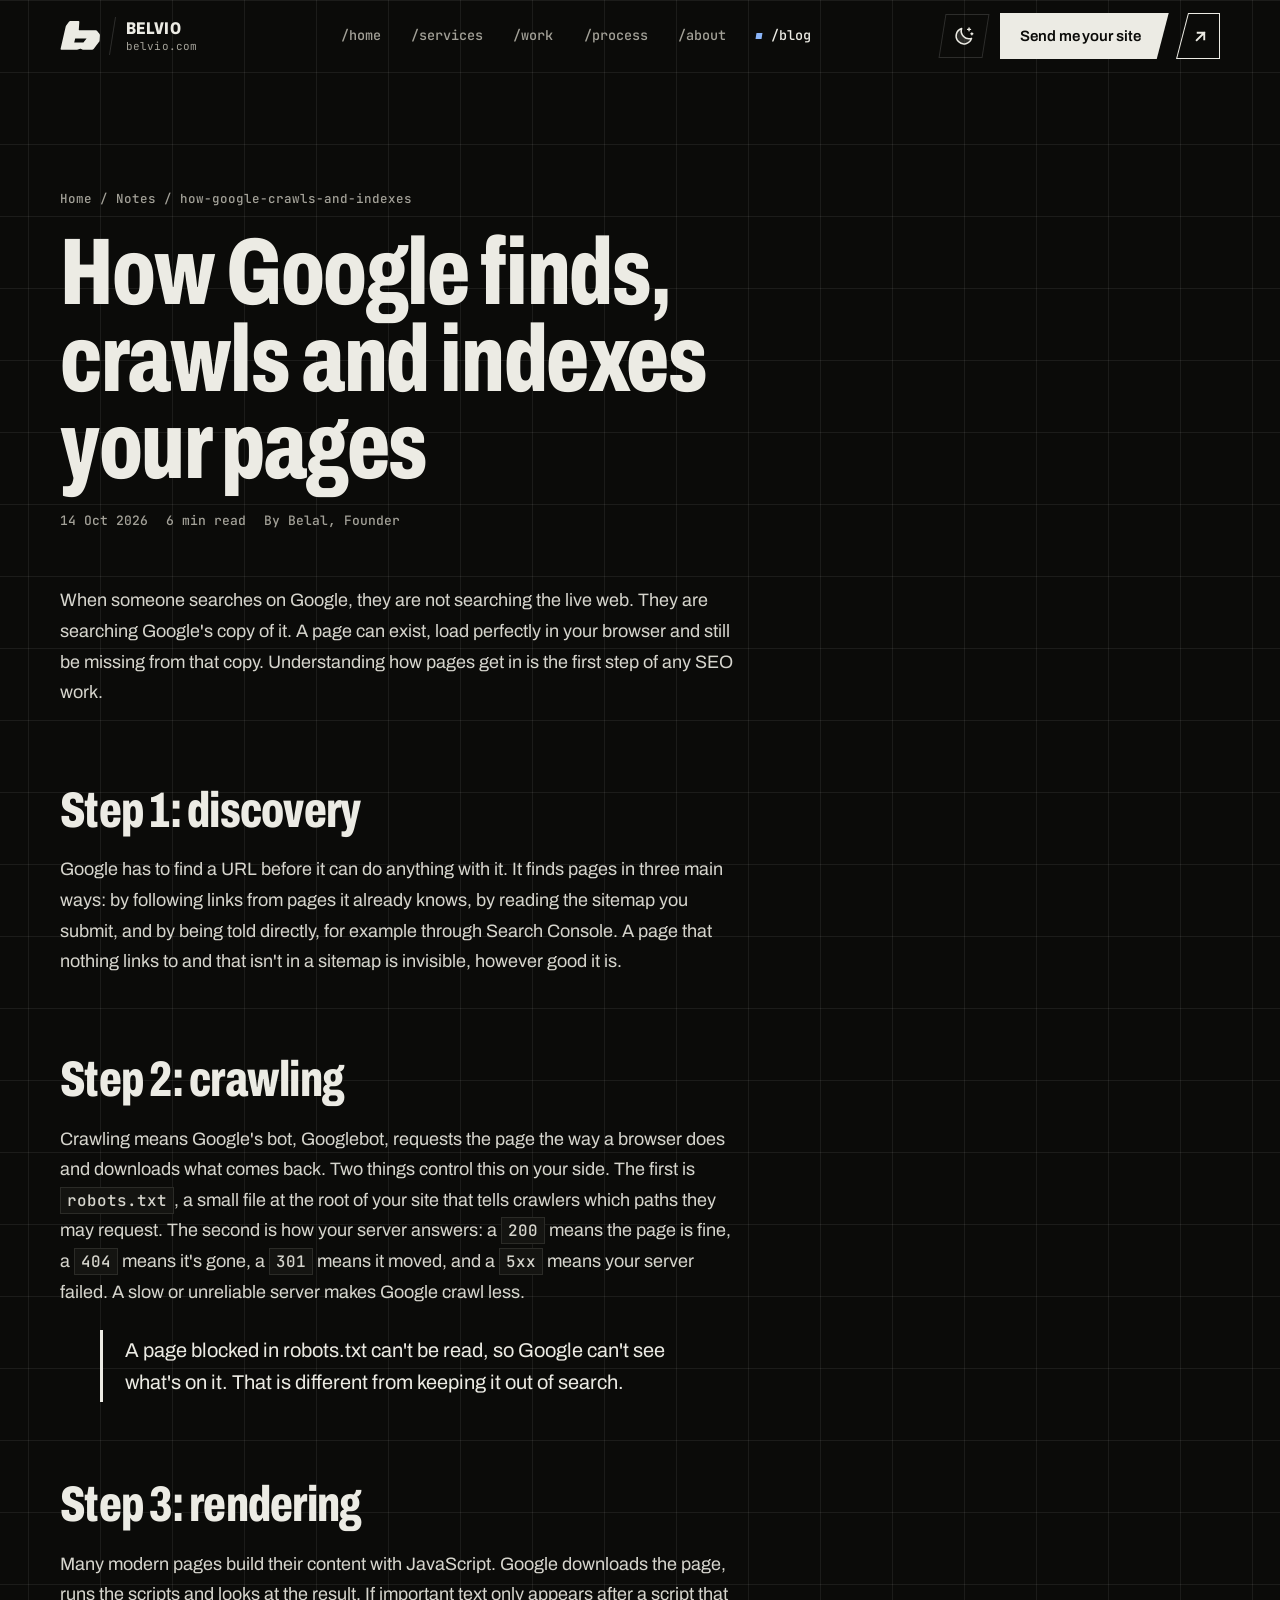
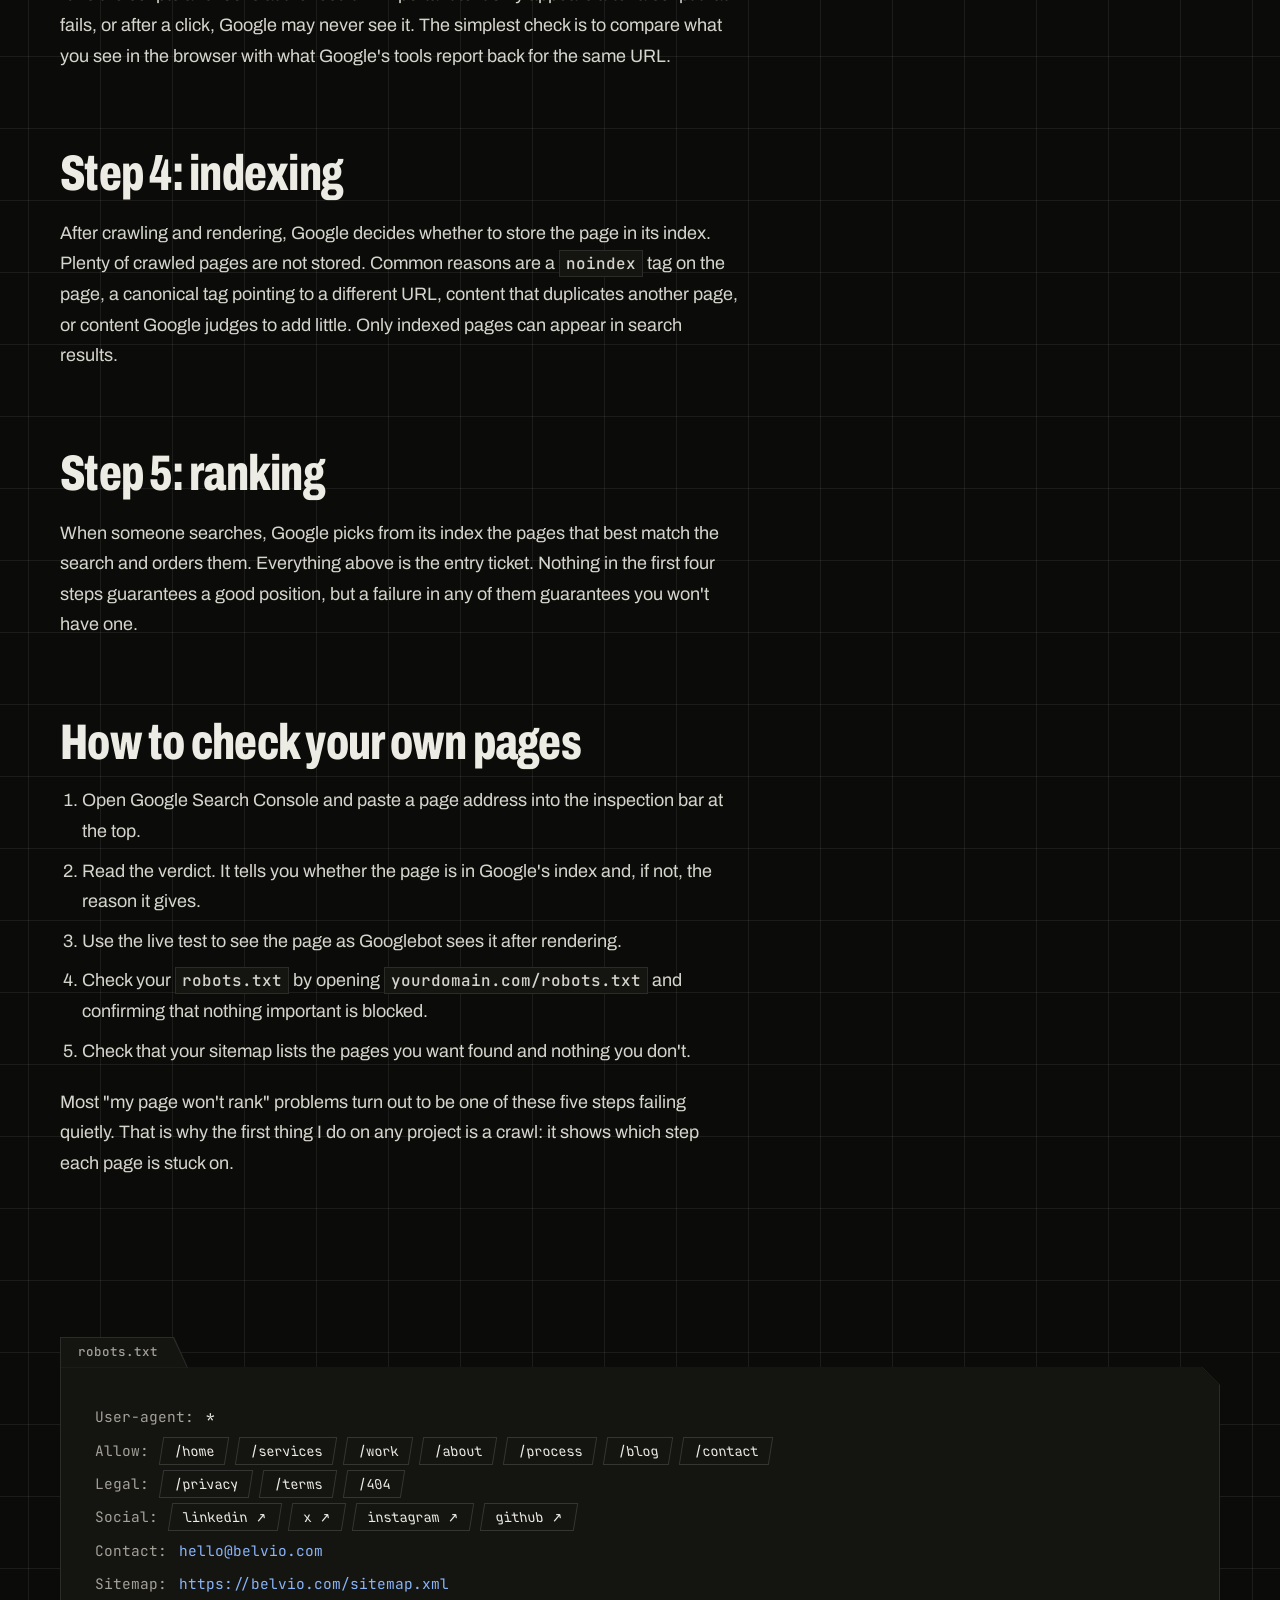
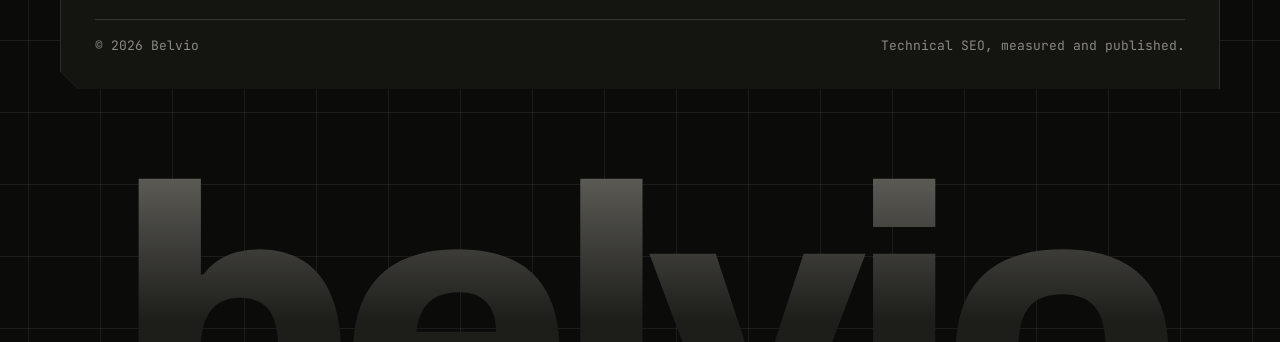
<file: blog/posts/how-google-crawls-and-indexes/index.html>
<!doctype html>
<html lang="en">
<head>
<meta charset="utf-8">
<meta name="viewport" content="width=device-width, initial-scale=1">
<title>How Google finds, crawls and indexes your pages | Belvio</title>
<meta name="description" content="A plain-English walk through how Google finds, crawls, renders and indexes a page, and how to check where yours is stuck.">

<link rel="canonical" href="https://belvio.com/blog/posts/how-google-crawls-and-indexes/">
<meta name="theme-color" content="#0b0b09">
<meta property="og:type" content="article"><meta property="og:site_name" content="Belvio"><meta property="og:title" content="How Google finds, crawls and indexes your pages | Belvio"><meta property="og:description" content="A plain-English walk through how Google finds, crawls, renders and indexes a page, and how to check where yours is stuck."><meta property="og:url" content="https://belvio.com/blog/posts/how-google-crawls-and-indexes/"><meta property="og:image" content="https://belvio.com/assets/img/og-image.png">
<meta name="twitter:card" content="summary_large_image"><meta name="twitter:title" content="How Google finds, crawls and indexes your pages | Belvio"><meta name="twitter:description" content="A plain-English walk through how Google finds, crawls, renders and indexes a page, and how to check where yours is stuck."><meta name="twitter:image" content="https://belvio.com/assets/img/og-image.png">
<link rel="icon" href="/assets/img/favicon.svg" type="image/svg+xml">
<link rel="apple-touch-icon" href="/assets/img/apple-touch-icon.png">
<link rel="manifest" href="/site.webmanifest">
<link rel="preload" href="/assets/fonts/archivo-variable.woff2" as="font" type="font/woff2" crossorigin>
<link rel="preload" href="/assets/fonts/jetbrains-mono-variable.woff2" as="font" type="font/woff2" crossorigin>
<script src="/assets/js/motion.js?v=3"></script>

<link rel="stylesheet" href="/assets/css/vendor/lenis.css?v=3">
<link rel="stylesheet" href="/assets/css/base.css?v=3">
<link rel="stylesheet" href="/assets/css/layout.css?v=3">
<link rel="stylesheet" href="/assets/css/components.css?v=3">
<link rel="stylesheet" href="/assets/css/pages.css?v=3">
<link rel="stylesheet" href="/assets/css/mode.css?v=3">
<script type="application/ld+json">{"@context": "https://schema.org", "@type": "BlogPosting", "headline": "How Google finds, crawls and indexes your pages", "datePublished": "2026-10-14", "dateModified": "2026-10-14", "author": {"@type": "Person", "name": "Belal", "jobTitle": "Founder"}, "publisher": {"@id": "https://belvio.com/#org"}, "mainEntityOfPage": "https://belvio.com/blog/posts/how-google-crawls-and-indexes/", "image": "https://belvio.com/assets/img/og-image.png", "description": "A plain-English walk through how Google finds, crawls, renders and indexes a page, and how to check where yours is stuck."}</script><script type="application/ld+json">{"@context": "https://schema.org", "@type": "BreadcrumbList", "itemListElement": [{"@type": "ListItem", "position": 1, "name": "Home", "item": "https://belvio.com/"}, {"@type": "ListItem", "position": 2, "name": "Notes", "item": "https://belvio.com/blog/"}, {"@type": "ListItem", "position": 3, "name": "How Google finds, crawls and indexes your pages", "item": "https://belvio.com/blog/posts/how-google-crawls-and-indexes/"}]}</script>
</head>
<body>

<div class="bg-grid" aria-hidden="true"></div><div class="bg-glow" aria-hidden="true"></div>
<header class="site-header"><a class="skip" href="#main">Skip to content</a>
<nav class="nav" aria-label="Main"><a class="nav__logo" href="/" aria-label="Belvio, home"><svg class="logo-mark" viewBox="0 0 100 71.8" aria-hidden="true"><path fill="currentColor" fill-rule="evenodd" d="M22.4 1.9Q23.7 0.1 25.9 0.1L46.3 0.1Q48.5 0.1 48.3 2.3L47.0 22.0Q46.9 23.4 48.3 23.4L89.2 23.4Q91.8 23.4 93.4 25.4L98.5 31.7Q100.0 33.6 99.8 36.0L99.0 48.5Q98.8 50.9 97.3 52.8L84.1 69.8Q82.6 71.7 80.2 71.7L57.5 71.7Q56.5 71.7 55.6 71.3L52.1 69.6Q51.4 69.3 50.6 69.5L44.7 71.4Q43.7 71.7 42.7 71.7L3.4 71.7Q1.0 71.7 1.5 69.4L14.0 14.8Q14.5 12.5 15.9 10.6Z M38.0 44.0L66.5 44.0L58.5 53.5L35.5 53.5Z"/></svg><span class="nav__name"><b>Belvio</b><i>belvio.com</i></span></a>
<ul class="nav__links" id="menu"><li><a href="/" data-key="home"><span class="p">/home</span><span class="w">Home</span><small>200</small></a></li><li><a href="/#services" data-key="services"><span class="p">/services</span><span class="w">Services</span><small>200</small></a></li><li><a href="/#work" data-key="work"><span class="p">/work</span><span class="w">Work</span><small>200</small></a></li><li><a href="/#process" data-key="process"><span class="p">/process</span><span class="w">Process</span><small>200</small></a></li><li><a href="/#about" data-key="about"><span class="p">/about</span><span class="w">About</span><small>200</small></a></li><li><a href="/blog/" data-key="blog" class="is-active" aria-current="page"><span class="p">/blog</span><span class="w">Blog</span><small>200</small></a></li><li class="nav__menu-extra"><a class="btn " href="/contact/"><span class="btn__body"><span class="btn__bl"><span class="t1">Send me your site</span><span class="t2" aria-hidden="true"><span class="mb">Crawl it now</span><span class="mf">Let's go</span></span></span></span><span class="btn__chip" aria-hidden="true"><svg class="i1" viewBox="0 0 16 16" fill="none" stroke="currentColor" stroke-width="2" stroke-linecap="square"><path d="M4 12L12 4M5 4h7v7"/></svg><svg class="i2" viewBox="0 0 16 16" fill="none" stroke="currentColor" stroke-width="2" stroke-linecap="square"><path d="M4 12L12 4M5 4h7v7"/></svg></span></a><p>User-agent: *<br>Sitemap: belvio.com/sitemap.xml</p></li></ul>
<span class="nav__cta"><button class="tmode" type="button" aria-label="Switch to light mode"><svg class="tmode__moon" viewBox="0 0 24 24" aria-hidden="true"><path class="tm-m" d="M20.2 14.6A8.6 8.6 0 0 1 9.4 3.8a8.6 8.6 0 1 0 10.8 10.8z"/><path class="tm-s s1" d="M17.5 3.2v3.2M15.9 4.8h3.2"/><path class="tm-s s2" d="M20.6 8.6v2M19.6 9.6h2"/></svg><svg class="tmode__sun" viewBox="0 0 24 24" aria-hidden="true"><circle class="tm-c" cx="12" cy="12" r="4.3"/><g class="tm-r"><path d="M12 2.2v3M12 18.8v3M2.2 12h3M18.8 12h3M5.1 5.1l2.1 2.1M16.8 16.8l2.1 2.1M5.1 18.9l2.1-2.1M16.8 7.2l2.1-2.1"/></g></svg></button><a class="btn btn--sm" href="/contact/"><span class="btn__body"><span class="btn__bl"><span class="t1">Send me your site</span><span class="t2" aria-hidden="true"><span class="mb">Crawl it now</span><span class="mf">Let's go</span></span></span></span><span class="btn__chip" aria-hidden="true"><svg class="i1" viewBox="0 0 16 16" fill="none" stroke="currentColor" stroke-width="2" stroke-linecap="square"><path d="M4 12L12 4M5 4h7v7"/></svg><svg class="i2" viewBox="0 0 16 16" fill="none" stroke="currentColor" stroke-width="2" stroke-linecap="square"><path d="M4 12L12 4M5 4h7v7"/></svg></span></a></span>
<button class="nav__toggle" type="button" aria-expanded="false" aria-controls="menu" aria-label="Open menu"><span class="nav__bars"></span></button></nav></header>
<main id="main">
<article class="page-hero"><div class="wrap">
<p class="crumbs"><a href="/">Home</a> / <a href="/blog/">Notes</a> / how-google-crawls-and-indexes</p>
<h1 data-reveal style="max-width:16ch">How Google finds, crawls and indexes your pages</h1>
<div class="meta" data-reveal><time datetime="2026-10-14">14 Oct 2026</time><span>6 min read</span><span>By Belal, Founder</span></div></div>
<div class="wrap" style="margin-top:56px"><div class="prose">
<p>When someone searches on Google, they are not searching the live web. They are searching Google's copy of it. A page can exist, load perfectly in your browser and still be missing from that copy. Understanding how pages get in is the first step of any SEO work.</p>
<h2>Step 1: discovery</h2>
<p>Google has to find a URL before it can do anything with it. It finds pages in three main ways: by following links from pages it already knows, by reading the sitemap you submit, and by being told directly, for example through Search Console. A page that nothing links to and that isn't in a sitemap is invisible, however good it is.</p>
<h2>Step 2: crawling</h2>
<p>Crawling means Google's bot, Googlebot, requests the page the way a browser does and downloads what comes back. Two things control this on your side. The first is <code>robots.txt</code>, a small file at the root of your site that tells crawlers which paths they may request. The second is how your server answers: a <code>200</code> means the page is fine, a <code>404</code> means it's gone, a <code>301</code> means it moved, and a <code>5xx</code> means your server failed. A slow or unreliable server makes Google crawl less.</p>
<blockquote>A page blocked in robots.txt can't be read, so Google can't see what's on it. That is different from keeping it out of search.</blockquote>
<h2>Step 3: rendering</h2>
<p>Many modern pages build their content with JavaScript. Google downloads the page, runs the scripts and looks at the result. If important text only appears after a script that fails, or after a click, Google may never see it. The simplest check is to compare what you see in the browser with what Google's tools report back for the same URL.</p>
<h2>Step 4: indexing</h2>
<p>After crawling and rendering, Google decides whether to store the page in its index. Plenty of crawled pages are not stored. Common reasons are a <code>noindex</code> tag on the page, a canonical tag pointing to a different URL, content that duplicates another page, or content Google judges to add little. Only indexed pages can appear in search results.</p>
<h2>Step 5: ranking</h2>
<p>When someone searches, Google picks from its index the pages that best match the search and orders them. Everything above is the entry ticket. Nothing in the first four steps guarantees a good position, but a failure in any of them guarantees you won't have one.</p>
<h2>How to check your own pages</h2>
<ol>
<li>Open Google Search Console and paste a page address into the inspection bar at the top.</li>
<li>Read the verdict. It tells you whether the page is in Google's index and, if not, the reason it gives.</li>
<li>Use the live test to see the page as Googlebot sees it after rendering.</li>
<li>Check your <code>robots.txt</code> by opening <code>yourdomain.com/robots.txt</code> and confirming that nothing important is blocked.</li>
<li>Check that your sitemap lists the pages you want found and nothing you don't.</li>
</ol>
<p>Most "my page won't rank" problems turn out to be one of these five steps failing quietly. That is why the first thing I do on any project is a crawl: it shows which step each page is stuck on.</p>
</div></div></article>
</main>
<footer class="site-footer"><div class="wrap">
<div class="robots" data-reveal><div class="robots__tab">robots.txt</div><div class="robots__in">
<div class="line line--inline mb"><span class="k">User-agent:</span> *</div>
<div class="line"><span class="k"><span class="mb">Allow:</span><span class="mf">Pages</span></span><a class="rchip" href="/"><span><span class="mb">/home</span><span class="mf">Home</span></span></a><a class="rchip" href="/#services"><span><span class="mb">/services</span><span class="mf">Services</span></span></a><a class="rchip" href="/#work"><span><span class="mb">/work</span><span class="mf">Work</span></span></a><a class="rchip" href="/#about"><span><span class="mb">/about</span><span class="mf">About</span></span></a><a class="rchip" href="/#process"><span><span class="mb">/process</span><span class="mf">Process</span></span></a><a class="rchip" href="/blog/"><span><span class="mb">/blog</span><span class="mf">Blog</span></span></a><a class="rchip" href="/contact/"><span><span class="mb">/contact</span><span class="mf">Contact</span></span></a></div>
<div class="line"><span class="k"><span class="mb">Legal:</span><span class="mf">Legal</span></span><a class="rchip" href="/privacy/"><span><span class="mb">/privacy</span><span class="mf">Privacy</span></span></a><a class="rchip" href="/terms/"><span><span class="mb">/terms</span><span class="mf">Terms</span></span></a><a class="rchip" href="/404.html"><span><span class="mb">/404</span><span class="mf">404</span></span></a></div>
<div class="line"><span class="k"><span class="mb">Social:</span><span class="mf">Social</span></span><a class="rchip" href="https://www.linkedin.com/" target="_blank" rel="noopener"><span><span class="mb">linkedin ↗</span><span class="mf">LinkedIn ↗</span></span></a><a class="rchip" href="https://x.com/" target="_blank" rel="noopener"><span><span class="mb">x ↗</span><span class="mf">X ↗</span></span></a><a class="rchip" href="https://www.instagram.com/" target="_blank" rel="noopener"><span><span class="mb">instagram ↗</span><span class="mf">Instagram ↗</span></span></a><a class="rchip" href="https://github.com/" target="_blank" rel="noopener"><span><span class="mb">github ↗</span><span class="mf">GitHub ↗</span></span></a></div>
<div class="line line--inline"><span class="k"><span class="mb">Contact:</span><span class="mf">Email</span></span> <a href="mailto:hello@belvio.com">hello@belvio.com</a></div>
<div class="line mb"><span class="k">Sitemap:</span> <a href="/sitemap.xml">https://belvio.com/sitemap.xml</a></div>
<div class="robots__legal"><span>© 2026 Belvio</span><span><span class="mb">Technical SEO, measured and published.</span><span class="mf">Audits you can check.</span></span></div></div></div>
<div class="wm" aria-hidden="true" data-reveal>belvio</div></div></footer>
<script src="/assets/js/vendor/lenis.min.js?v=3"></script>
<script src="/assets/js/smooth.js?v=3"></script>
<script src="/assets/js/nav.js?v=3"></script>
<script src="/assets/js/mode.js?v=3"></script>
<script src="/assets/js/buttons.js?v=3"></script>
<script src="/assets/js/grid.js?v=3"></script>




<script src="/assets/js/reveal.js?v=3"></script>
</body>
</html>
</file>
<file: assets/css/vendor/lenis.css>
html.lenis,
html.lenis body {
  height: auto;
}

.lenis:not(.lenis-autoToggle).lenis-stopped {
  overflow: clip;
}

.lenis [data-lenis-prevent],
.lenis [data-lenis-prevent-wheel],
.lenis [data-lenis-prevent-touch],
.lenis [data-lenis-prevent-vertical],
.lenis [data-lenis-prevent-horizontal] {
  overscroll-behavior: contain;
}

.lenis.lenis-smooth iframe {
  pointer-events: none;
}

.lenis.lenis-autoToggle {
  transition-property: overflow;
  transition-duration: 1ms;
  transition-behavior: allow-discrete;
}
</file>
<file: assets/css/base.css>
/* Belvio: base. Tokens, fonts, reset, type, background grid */
@font-face{font-family:"Archivo";src:url("/assets/fonts/archivo-variable.woff2") format("woff2");font-weight:100 900;font-stretch:62% 125%;font-display:swap}
@font-face{font-family:"JetBrains Mono";src:url("/assets/fonts/jetbrains-mono-variable.woff2") format("woff2");font-weight:100 800;font-display:swap}

:root{
  --bg:#0b0b09;
  --bg-2:#141411;
  --ink:#ecebe4;
  --muted:#a3a198;
  --faint:#8a887f;
  --line:rgba(255,255,255,.14);
  --line-solid:#2b2b27;
  --link:#8ab4f8;
  --ok:#7fd08a;
  --sans:"Archivo","Helvetica Neue",Arial,ui-sans-serif,system-ui,sans-serif;
  --mono:"JetBrains Mono",ui-monospace,Menlo,Consolas,monospace;
  --maxw:1240px;
  --gutter:clamp(20px,4vw,40px);
  --ease:cubic-bezier(.16,1,.3,1);
  --ease-io:cubic-bezier(.76,0,.24,1);
}
*,*::before,*::after{box-sizing:border-box}
html{-webkit-text-size-adjust:100%;background:var(--bg);scroll-behavior:smooth}
html.lenis,html.lenis body{height:auto}
html.lenis{scroll-behavior:auto!important}
body{margin:0;background:var(--bg);color:var(--ink);font:400 17px/1.6 var(--sans);-webkit-font-smoothing:antialiased;text-rendering:optimizeLegibility;position:relative;overflow-x:hidden}
body.menu-open{overflow:hidden}
img,svg{display:block;max-width:100%}
a{color:inherit}
p{margin:0}
ul,ol{margin:0;padding:0}
h1,h2,h3{margin:0;font-weight:800;font-stretch:70%;line-height:.92;letter-spacing:-.015em}
h1{font-size:clamp(48px,7.4vw,108px)}
h2{font-size:clamp(40px,5.2vw,76px)}
h3{font-size:clamp(25px,2.4vw,31px);font-stretch:76%;line-height:1}
:focus-visible{outline:2px solid var(--ink);outline-offset:3px}
.skip{position:absolute;left:-999px;top:0}
.skip:focus{left:12px;top:12px;z-index:100;padding:10px 16px;background:var(--ink);color:var(--bg)}
.sr-only{position:absolute;width:1px;height:1px;overflow:hidden;clip:rect(0 0 0 0);white-space:nowrap}
.mono{font-family:var(--mono)}
.muted{color:var(--muted)}
.wrap{width:min(100%,var(--maxw));margin-inline:auto;padding-inline:var(--gutter);position:relative;z-index:1}

/* ---- background grid: faint and even across the whole page; brightens near the cursor ---- */
.bg-grid,.bg-glow{pointer-events:none;z-index:0}
.bg-grid{
  position:absolute;inset:0;
  background-image:linear-gradient(to right,rgba(255,255,255,.07) 1px,transparent 1px),linear-gradient(to bottom,rgba(255,255,255,.07) 1px,transparent 1px);
  background-size:72px 72px;background-position:center top;
}
.bg-glow{
  --gx:-999px;--gy:-999px;contain:strict;will-change:mask-image;
  position:fixed;inset:0;
  background-image:linear-gradient(to right,rgba(138,180,248,.30) 1px,transparent 1px),linear-gradient(to bottom,rgba(138,180,248,.30) 1px,transparent 1px);
  background-size:72px 72px;background-position:center top;
  -webkit-mask-image:radial-gradient(220px 220px at var(--gx) var(--gy),#000,transparent);
  mask-image:radial-gradient(220px 220px at var(--gx) var(--gy),#000,transparent);
}
@media (hover:none){.bg-glow{display:none}}
html[data-motion="reduced"] .bg-glow{display:none}
</file>
<file: assets/css/layout.css>
/* Belvio: layout. Header, nav, sections, footer */
.logo-mark{flex:none;display:inline-block;width:40px;height:auto;color:var(--ink)}

/* ---- header: flat full-width bar ---- */
.site-header{position:fixed;top:0;left:0;right:0;z-index:50;height:72px;border-bottom:1px solid transparent;transition:background .3s,border-color .3s,transform .4s var(--ease)}
.site-header.is-hidden{transform:translateY(-100%)}
.site-header.is-scrolled{background:rgba(11,11,9,.94);border-color:var(--line)}
.nav{position:relative;height:100%;width:min(100%,var(--maxw));margin-inline:auto;padding-inline:var(--gutter);display:flex;align-items:center;justify-content:space-between;gap:24px}
.nav__logo{display:inline-flex;align-items:center;gap:12px;text-decoration:none;font:800 21px/1 var(--sans);font-stretch:80%;position:relative;z-index:3}
.nav__links{list-style:none;display:flex;gap:30px;font:500 13.5px/1 var(--mono)}
.nav__links a{position:relative;display:inline-flex;align-items:center;text-decoration:none;color:var(--muted);transition:color .2s;padding:8px 0}
.nav__links a:hover{color:var(--ink)}
.nav__links a.is-active{color:var(--ink)}
.nav__links a.is-active::before{content:"";width:6px;height:6px;margin-right:9px;background:var(--link);transform:skewX(-9deg)}
.nav__links .w,.nav__links small,.nav__menu-extra{display:none}
.nav__toggle{display:none}
.nav__cta{position:relative;z-index:3}

/* ---- sections ---- */
.sec__in{position:relative;border-top:1px solid var(--line);padding:clamp(56px,8vw,104px) 0}
.crawl{position:absolute;top:0;left:0;transform:translateY(-50%);padding-right:14px;background:var(--bg);font:500 12.5px/1 var(--mono);color:var(--muted);display:flex;gap:12px;white-space:nowrap}
.crawl b{color:var(--ok);font-weight:600}
.head{display:flex;justify-content:space-between;align-items:flex-end;gap:40px;margin-bottom:clamp(32px,5vw,56px)}
.head h2{max-width:14ch}
.head p{max-width:38ch;color:var(--muted)}
.grid-3{display:grid;grid-template-columns:repeat(3,1fr);gap:22px}
.grid-2{display:grid;grid-template-columns:repeat(2,1fr);gap:22px}
.page-hero{padding:clamp(130px,16vw,190px) 0 clamp(36px,5vw,64px)}
.page-hero h1{max-width:14ch}
.lede{margin-top:26px;max-width:54ch;color:var(--muted);font-size:clamp(17px,1.6vw,20px)}

/* ---- footer: a compact robots.txt with button-chips ---- */
.site-footer{position:relative;overflow:hidden;padding-top:clamp(48px,7vw,88px)}
.robots{--c:18px;position:relative;margin-top:36px;font:400 14.5px/1.5 var(--mono)}
.robots::before{content:"";position:absolute;inset:0;background:var(--line-solid);clip-path:polygon(0 0,calc(100% - var(--c)) 0,100% var(--c),100% 100%,var(--c) 100%,0 calc(100% - var(--c)))}
.robots__in{position:relative;margin:1px;padding:clamp(22px,3vw,34px);background:var(--bg-2);clip-path:polygon(0 0,calc(100% - var(--c) + .6px) 0,100% calc(var(--c) - .6px),100% 100%,calc(var(--c) - .6px) 100%,0 calc(100% - var(--c) + .6px))}
.robots__tab{position:absolute;left:0;bottom:calc(100% - 1px);z-index:1;height:31px;padding:0 30px 1px 18px;display:flex;align-items:center;font:500 12.5px var(--mono);color:var(--muted);background:var(--line-solid);clip-path:polygon(0 0,calc(100% - 14px) 0,100% 100%,0 100%);isolation:isolate}
.robots__tab::before{content:"";position:absolute;inset:1px 1px 0 1px;background:var(--bg-2);clip-path:polygon(0 0,calc(100% - 14px) 0,100% 100%,0 100%);z-index:-1}
.robots .line{display:flex;flex-wrap:wrap;align-items:center;gap:6px 10px;min-height:2.3em}
.robots .c{color:var(--faint)}
.robots .k{color:var(--muted);margin-right:2px}
.robots a:not(.rchip){color:var(--link);text-decoration:none}
.robots a:not(.rchip):hover{text-decoration:underline;text-underline-offset:4px}
.rchip{display:inline-block;padding:3px 12px;border:1px solid var(--line);color:var(--ink);text-decoration:none;font-size:13.5px;transform:skewX(-9deg);transition:background .25s,color .25s,border-color .25s}
.rchip span{display:inline-block;transform:skewX(9deg)}
@media (hover:hover){.rchip:hover{background:var(--ink);color:var(--bg);border-color:var(--ink)}}
.robots__legal{margin-top:18px;padding-top:16px;border-top:1px solid var(--line);color:var(--faint);font-size:13px;display:flex;justify-content:space-between;gap:16px;flex-wrap:wrap}
.nav__name{position:relative;display:flex;flex-direction:column;gap:4px;padding-left:14px}
.nav__name::before{content:"";position:absolute;left:0;top:-3px;bottom:-3px;width:1px;background:var(--line);transform:skewX(-9deg)}
.nav__name b{font:800 17px/1 var(--sans);font-stretch:78%;letter-spacing:.02em;text-transform:uppercase;color:var(--ink)}
.nav__name i{font:400 11px/1 var(--mono);font-style:normal;color:var(--muted);letter-spacing:.01em}
.wm{position:relative;z-index:1;margin-top:clamp(24px,4vw,48px);font:800 min(380px,30vw)/1 var(--sans);font-stretch:100%;letter-spacing:-.045em;text-align:center;height:.54em;overflow:hidden;white-space:nowrap;color:transparent;background:linear-gradient(180deg,#6d6c66,#1d1d1a 90%);-webkit-background-clip:text;background-clip:text;user-select:none}

/* ---- phone ---- */
@media (max-width:900px){
  .site-header{height:64px}
  .site-header.is-scrolled{background:rgba(11,11,9,.94)}
  .nav{justify-content:flex-end}
  .nav__logo{position:absolute;left:50%;top:50%;transform:translate(-50%,-50%)}
  .nav .nav__cta{display:none}
  .nav__toggle{position:relative;z-index:3;display:inline-grid;place-items:center;width:44px;height:44px;margin-right:-10px;padding:0;border:0;background:transparent;color:var(--ink);cursor:pointer;-webkit-tap-highlight-color:transparent}
  .nav__bars{position:relative;display:block;width:24px;height:10px}
  .nav__bars::before,.nav__bars::after{content:"";position:absolute;left:0;right:0;height:2px;background:currentColor;transition:top .55s var(--ease-io),transform .55s var(--ease-io)}
  .nav__bars::before{top:0}.nav__bars::after{top:8px}
  body.menu-open .nav__bars::before{top:4px;transform:rotate(45deg)}
  body.menu-open .nav__bars::after{top:4px;transform:rotate(-45deg)}
  .nav__links{position:fixed;inset:0;z-index:2;flex-direction:column;justify-content:center;align-items:stretch;gap:0;padding:92px var(--gutter) 40px;background:var(--bg);font:inherit;visibility:hidden;pointer-events:none;overflow-y:auto;clip-path:circle(0 at calc(100% - 32px) 32px);transition:clip-path .75s var(--ease-io),visibility 0s .75s}
  body.menu-open .nav__links{visibility:visible;pointer-events:auto;clip-path:circle(150vmax at calc(100% - 32px) 32px);transition:clip-path .9s var(--ease-io),visibility 0s}
  .nav__links::before{content:"belvio.com/";font:500 13px var(--mono);color:var(--faint);margin-bottom:14px;padding-left:2px}
  .nav__links li{position:relative;margin-left:4px;border-left:2px solid var(--line);opacity:0;transform:translateY(46px);transition:opacity .25s,transform .25s}
  .nav__links li::before{content:"";position:absolute;left:0;top:50%;width:14px;height:2px;background:var(--line)}
  body.menu-open .nav__links li{opacity:1;transform:none;transition:opacity .8s var(--ease),transform .9s var(--ease);transition-delay:calc(.3s + var(--i,0)*.08s)}
  .nav__links li:nth-child(1){--i:0}.nav__links li:nth-child(2){--i:1}.nav__links li:nth-child(3){--i:2}.nav__links li:nth-child(4){--i:3}.nav__links li:nth-child(5){--i:4}.nav__links li:nth-child(6){--i:5}.nav__links li:nth-child(7){--i:6}
  .nav__links li:not(.nav__menu-extra) a{display:flex;justify-content:space-between;align-items:baseline;padding:5px 0 5px 24px;color:var(--ink)}
  .nav__links li:not(.nav__menu-extra) a.is-active{color:var(--link)}
  .nav__links a.is-active::before{display:none}
  .nav__links .p{display:none}
  .nav__links .w{display:block;font:800 clamp(40px,12.5vw,56px)/1 var(--sans);font-stretch:68%;letter-spacing:-.01em}
  .nav__links small{display:block;font:500 12px var(--mono);color:var(--ok)}
  .nav__links li.nav__menu-extra{display:block;border:0;margin:34px 0 0;padding:0}
  .nav__links li.nav__menu-extra::before{display:none}
  .nav__menu-extra .btn{margin-left:8px}
  .nav__menu-extra p{margin:28px 0 0 8px;font:400 12.5px/1.8 var(--mono);color:var(--faint)}
  html[data-motion="reduced"] .nav__links{clip-path:none;opacity:0;transition:opacity .2s,visibility 0s .2s}
  html[data-motion="reduced"] body.menu-open .nav__links{opacity:1;transition:opacity .2s,visibility 0s}
  html[data-motion="reduced"] .nav__links li{opacity:1;transform:none;transition:none}
  html[data-motion="reduced"] .nav__bars::before,html[data-motion="reduced"] .nav__bars::after{transition:none}
}
@media (max-width:720px){
  .head{flex-direction:column;align-items:flex-start;gap:18px}
  .grid-3,.grid-2{grid-template-columns:1fr}
  .robots{font-size:13px;margin-top:30px}
  .robots__in{padding:24px 18px 18px}
  .robots .line{gap:8px;margin-bottom:20px;min-height:0}
  .robots .k{flex:0 0 100%;margin:0 0 2px;font-size:11.5px;letter-spacing:.06em;text-transform:uppercase;color:var(--faint)}
  .robots .line--inline{margin-bottom:16px}
  .robots .line--inline .k{flex:none;margin:0 8px 0 0}
  .robots .rchip{padding:5px 12px;font-size:13px}
  .robots .line:last-of-type{margin-bottom:6px}
  .robots a:not(.rchip){overflow-wrap:anywhere;font-size:12.5px}
  .robots__legal{margin-top:12px;padding-top:14px;flex-direction:column;gap:4px;font-size:12px}
}
@media (min-width:901px) and (max-width:980px){.nav__links{gap:16px;font-size:12.5px}}
@media (min-width:721px) and (max-width:980px){
  .grid-3{grid-template-columns:1fr 1fr}
}
</file>
<file: assets/css/components.css>
/* Belvio: components. Bracket buttons, tab cards, chips, steps, forms, reveals */

/* ---- buttons: slanted label + slanted arrow part. Hover: the arrow part slides to meet the label, turns blue. ---- */
.btn{--cream:var(--ink);--blk:var(--bg);
  --h:58px;--s:15px;--gap:9px;--cw:54px;--spring:cubic-bezier(.3,1.5,.5,1);--snap:cubic-bezier(.7,0,.2,1);
  --body-fill:var(--cream);--body-line:transparent;--body-ink:var(--blk);--body-solid:var(--cream);
  --chip-line:var(--cream);--chip-in:var(--blk);--chip-arrow:var(--cream);
  position:relative;display:inline-flex;align-items:stretch;gap:var(--gap);height:var(--h);padding:0;border:0;background:none;
  text-decoration:none;color:var(--body-ink);font:600 16px/1 var(--sans);font-stretch:100%;letter-spacing:-.005em;cursor:pointer;
  touch-action:manipulation;-webkit-tap-highlight-color:transparent;user-select:none;-webkit-user-select:none}
.btn:focus-visible{outline:1px solid var(--link);outline-offset:6px}
.btn__body,.btn__chip{will-change:transform}
.btn--ghost{--body-fill:var(--bg-2);--body-line:var(--line-solid);--body-ink:var(--cream);--chip-in:var(--cream);--chip-arrow:var(--blk);--chip-line:var(--cream)}
.btn--dark{--body-solid:var(--blk);--body-ink:var(--cream);--chip-line:var(--blk);--chip-in:var(--cream);--chip-arrow:var(--blk)}
.btn__body{position:relative;display:flex;align-items:center;padding:0 calc(var(--s) + 20px) 0 26px;background:var(--body-line);color:var(--body-ink);white-space:nowrap;
  clip-path:polygon(0 0,100% 0,calc(100% - var(--s)) 100%,0 100%);transition:transform .45s var(--spring),background .3s}
.btn__body::before{content:"";position:absolute;inset:1px;background:var(--body-fill);clip-path:polygon(0 0,calc(100% - .29px) 0,calc(100% - var(--s) + .23px) 100%,0 100%);transition:background .3s}
.btn:not(.btn--ghost) .btn__body{background:var(--body-solid)}
.btn:not(.btn--ghost) .btn__body::before{display:none}
.btn__bl{position:relative;display:inline-grid;overflow:hidden;padding:3px 0}
.btn__bl>span{grid-area:1/1;white-space:nowrap;transition:transform .45s var(--snap) .08s}
.btn__bl .t2{transform:translateY(130%)}
.btn__chip{position:relative;display:grid;place-items:center;width:var(--cw);overflow:hidden;background:var(--chip-line);color:var(--chip-arrow);
  clip-path:polygon(var(--s) 0,100% 0,100% 100%,0 100%);transition:transform .45s var(--spring),color .3s,background .3s}
.btn__chip::before{content:"";position:absolute;inset:1px;background:var(--chip-in);clip-path:polygon(calc(var(--s) - .23px) 0,100% 0,100% 100%,.3px 100%);transition:background .3s}
.btn--ghost .btn__chip::before{display:none}
.btn__chip svg{position:relative;grid-area:1/1;width:17px;height:17px;margin-left:5px}
.btn__chip .i1{opacity:1;transition:transform .5s var(--snap),opacity .1s}
.btn__chip .i2{opacity:0;transform:translate(-260%,260%);transition:transform .5s var(--snap) .04s,opacity .12s .3s}
.btn__chip::after{content:"";position:absolute;inset:0;background:#fff;opacity:0;pointer-events:none;clip-path:polygon(var(--s) 0,calc(var(--s) + 2px) 0,2px 100%,0 100%)}
.btn__tag{position:absolute;top:-14px;left:var(--s);height:15px;padding:0 8px 0 11px;display:flex;align-items:center;background:var(--link);color:#0b0b09;font:500 9.5px/1 var(--mono);letter-spacing:.08em;text-transform:uppercase;clip-path:polygon(7px 0,100% 0,100% 100%,0 100%);pointer-events:none;transition:background .3s .12s}
.btn__tx{display:inline-grid;overflow:hidden;padding:2px 0}
.btn__tx span{grid-area:1/1;white-space:nowrap;transition:transform .45s var(--snap) .08s}
.btn__tx .t2{transform:translateY(130%)}
@media (hover:hover){
  .btn:is(:hover,:focus-visible) .btn__chip,.spider-stage.is-hot .btn__chip{transform:translateX(calc(2px - var(--gap)));color:var(--blk);background:var(--link)}
  .btn:is(:hover,:focus-visible) .btn__chip::before,.spider-stage.is-hot .btn__chip::before{background:var(--link)}
  .btn:is(:hover,:focus-visible) .btn__chip::after,.spider-stage.is-hot .btn__chip::after{animation:btnspark .5s ease-out .14s}
  .btn:is(:hover,:focus-visible) .btn__chip .i1,.spider-stage.is-hot .btn__chip .i1{opacity:0;transform:translate(260%,-260%);transition:transform .5s var(--snap),opacity .12s .3s}
  .btn:is(:hover,:focus-visible) .btn__chip .i2,.spider-stage.is-hot .btn__chip .i2{opacity:1;transform:translate(0,0);transition:transform .5s var(--snap) .04s,opacity .08s .04s}
  .btn:is(:hover,:focus-visible) .btn__tag,.spider-stage.is-hot .btn__tag{background:var(--ok)}
  .btn:is(:hover,:focus-visible) .btn__tx .t1,.spider-stage.is-hot .btn__tx .t1{transform:translateY(-130%)}
  .btn:is(:hover,:focus-visible) .btn__tx .t2,.spider-stage.is-hot .btn__tx .t2{transform:translateY(0)}
  .btn:is(:hover,:focus-visible) .btn__bl .t1,.spider-stage.is-hot .btn__bl .t1{transform:translateY(-130%)}
  .btn:is(:hover,:focus-visible) .btn__bl .t2,.spider-stage.is-hot .btn__bl .t2{transform:translateY(0)}
  .btn--ghost:is(:hover,:focus-visible) .btn__body{background:#8a8a82}
  .btn--ghost:is(:hover,:focus-visible) .btn__body::before{background:#151513}
}
@keyframes btnspark{0%{opacity:0}25%{opacity:.95}100%{opacity:0}}
.btn:active .btn__chip{transform:translateX(calc(-1 * var(--gap)));transition-duration:.08s}
.btn:active .btn__body{transform:translateX(1px);transition-duration:.08s}
.btn--sm{--h:46px;--s:12px;--gap:7px;--cw:44px;font-size:15px}
.btn--sm .btn__body{padding:0 calc(var(--s) + 16px) 0 20px}
.btn--sm .btn__chip svg{width:15px;height:15px}
.btn--lg{--h:72px;--s:18px;--gap:11px;--cw:66px;font-size:19px}
.btn--lg .btn__body{padding:0 calc(var(--s) + 28px) 0 32px}
.btn--lg .btn__chip svg{width:20px;height:20px}
.nav__links a.btn,.nav__links a.btn:hover{display:inline-flex;align-items:stretch;padding:0;color:var(--body-ink)}
html[data-motion="reduced"] .btn *{transition:none!important;animation:none!important}

/* ---- cards: chamfered corners, a path tab on top, ruler ticks above the footer ---- */
.card{--c:18px;position:relative;display:flex;flex-direction:column;min-width:0;min-height:240px;margin-top:30px}
.card::before{content:"";position:absolute;inset:0;background:var(--line-solid);clip-path:polygon(0 0,calc(100% - var(--c)) 0,100% var(--c),100% 100%,var(--c) 100%,0 calc(100% - var(--c)));transition:background .3s}
.card__body{position:relative;display:flex;flex-direction:column;flex:1;margin:1px;padding:26px 26px 22px;background:var(--bg-2);clip-path:polygon(0 0,calc(100% - var(--c) + .6px) 0,100% calc(var(--c) - .6px),100% 100%,calc(var(--c) - .6px) 100%,0 calc(100% - var(--c) + .6px))}
.card__body::before{content:"";position:absolute;inset:0;pointer-events:none;background:radial-gradient(rgba(236,235,228,.2) 1px,transparent 1.3px) 0 0/14px 14px;-webkit-mask-image:radial-gradient(ellipse 70% 90% at 100% 0,#000,transparent 75%);mask-image:radial-gradient(ellipse 70% 90% at 100% 0,#000,transparent 75%);opacity:.7;animation:dots 9s linear infinite}
@keyframes dots{to{background-position:14px 14px}}
.card__body>*{position:relative}
.card__tab{position:absolute;left:0;bottom:calc(100% - 1px);z-index:1;height:31px;max-width:calc(100% - 30px);padding:0 30px 1px 30px;display:flex;align-items:center;font:500 12.5px/1 var(--mono);color:var(--muted);white-space:nowrap;background:var(--line-solid);clip-path:polygon(0 0,calc(100% - 14px) 0,100% 100%,0 100%);isolation:isolate;transition:background .3s,color .3s}
.card__tab::before{content:"";position:absolute;inset:1px 1px 0 1px;background:var(--bg-2);clip-path:polygon(0 0,calc(100% - 14px) 0,100% 100%,0 100%);z-index:-1;transition:background .3s}
.card__tab::after{content:"";position:absolute;left:14px;top:50%;width:7px;height:7px;margin-top:-3px;background:var(--link);transform:skewX(-9deg)}
.card__tab span{flex:none}
.card__tab em{font-style:normal;color:var(--link);min-width:0;overflow:hidden;text-overflow:ellipsis;transition:color .3s}
.card h3{margin:20px 0 14px}
.card p{color:var(--muted);font-size:16px;max-width:38ch;margin-bottom:20px}
.card p:last-child{margin-bottom:0}
.card__foot{position:relative;margin-top:auto;padding-top:16px;border-top:1px solid var(--line);font:500 12.5px var(--mono);color:var(--muted)}
.card--form .card__foot{border-top:0;padding-top:0}
.card__foot b{color:var(--ok);font-weight:600}
a.card{text-decoration:none;color:inherit}
@media (hover:hover){
  html:not([data-mode="front"]) a.card:hover .card__body,html:not([data-mode="front"]) a.card:hover .card__tab::before{background:#1c1c18}
  html:not([data-mode="front"]) a.card:hover .card__tab em{color:#b9d0fb}
}
.card--solid::before,.card--solid .card__tab{background:var(--ink)}
.card--solid .card__body,.card--solid .card__tab::before{background:var(--ink);color:var(--bg)}
.card--solid .card__body::before{display:none}
.card--solid .card__tab,.card--solid .card__tab em{color:var(--bg)}
.card--solid .card__tab::after{background:var(--bg)}
.card--solid p{color:rgba(11,11,9,.72)}
.card--empty::before,.card--empty .card__tab{background:rgba(255,255,255,.2)}
.card--empty .card__body,.card--empty .card__tab::before{background:var(--bg)}
.card ul{list-style:none;color:var(--muted);font-size:16px}
.card li{position:relative;padding:7px 0 7px 20px;border-top:1px solid var(--line)}
.card li:first-child{border-top:0}
.card li::before{content:"";position:absolute;left:0;top:17px;width:6px;height:6px;background:var(--faint);transform:skewX(-9deg)}
html[data-motion="reduced"] .card__body::before,html[data-motion="reduced"] .card__foot::after{animation:none}
.ring{width:112px;height:112px;margin:6px 0 24px;position:relative}
.ring svg{width:100%;height:100%;transform:rotate(-90deg)}
.ring span{position:absolute;inset:0;display:grid;place-items:center;font:700 22px var(--mono)}

/* ---- chip ---- */
.chip{display:inline-flex;align-items:center;gap:10px;padding:8px 16px;border:1px solid var(--line);font:500 13px/1 var(--mono);color:var(--muted);transform:skewX(-9deg)}
.chip>*{transform:skewX(9deg)}
.chip b{color:var(--ok);font-weight:700}
.chip__dot{width:8px;height:8px;border-radius:50%;background:var(--ok);box-shadow:0 0 0 4px rgba(127,208,138,.18)}

/* ---- process steps (a real sequence) ---- */
.steps{display:grid;grid-template-columns:repeat(4,1fr)}
.step{padding-right:26px}
.step__dot{position:relative;height:46px;margin-bottom:20px}
.step__dot::before{content:"";position:absolute;left:0;right:0;top:22px;height:1px;background:var(--line)}
.step__dot i{position:absolute;left:0;top:10px;width:26px;height:26px;background:var(--ink);transform:skewX(-9deg)}
.step p{color:var(--muted);font-size:16px;max-width:27ch;margin-top:10px}
@media (max-width:860px){
  .steps{grid-template-columns:1fr;gap:6px;border-left:1px solid var(--line);margin-left:12px}
  .step{padding:0 0 26px 34px;position:relative}
  .step__dot{position:absolute;left:-13px;top:0;height:26px;margin:0}
  .step__dot::before{display:none}
  .step__dot i{top:0}
}

/* ---- closing CTA band ---- */
.cta .row{display:flex;justify-content:space-between;align-items:flex-end;gap:40px}
.cta h2{max-width:11ch;font-size:clamp(56px,8.4vw,124px)}
@media (max-width:720px){.cta .row{flex-direction:column;align-items:flex-start}}

/* ---- form ---- */
.form{display:grid;gap:22px;max-width:680px}
.field{display:grid;gap:8px}
.field label{font:500 13px var(--mono);color:var(--muted)}
.field input,.field textarea{width:100%;padding:15px 16px;background:var(--bg-2);color:var(--ink);border:1px solid var(--line-solid);border-radius:0;font:400 17px/1.4 var(--sans);transition:border-color .2s}
.field textarea{min-height:150px;resize:vertical}
.field input:focus,.field textarea:focus{outline:0;border-color:var(--ink)}
.field.has-error input,.field.has-error textarea{border-color:#e08a7a}
.field .err{display:none;font:400 13px var(--mono);color:#e8a092}
.field.has-error .err{display:block}
.hp{position:absolute;left:-9999px;width:1px;height:1px;overflow:hidden}
.form-status{display:none;padding:16px 18px;border:1px solid var(--line);font:500 14px/1.5 var(--mono)}
.form-status.is-on{display:block}
.form-status.ok{color:var(--ok);border-color:rgba(127,208,138,.4)}
.form-status.bad{color:#e8a092;border-color:rgba(224,138,122,.4)}

/* ---- scroll unfold reveal ---- */
.reveal-ready [data-reveal]{opacity:0;transform:perspective(1100px) translateY(56px) rotateX(-22deg);transform-origin:50% 0}
.reveal-ready .wm[data-reveal]:not(.is-in){transform:perspective(1100px) rotateX(-34deg)}
.reveal-ready [data-reveal].is-in{opacity:1;transform:none;transition:opacity 1.5s cubic-bezier(.22,.9,.3,1),transform 1.8s cubic-bezier(.22,.9,.3,1)}
.reveal-ready .crawl[data-reveal]{transform:translateY(-50%)}
.reveal-ready .crawl[data-reveal].is-in{transform:translateY(-50%)}
</file>
<file: assets/css/pages.css>
/* Belvio: page-specific. Hero, spider, serp card, article, 404 */

/* ---- hero ---- */
.hero{position:relative;min-height:calc(100svh + 28px);display:flex;flex-direction:column;justify-content:center;padding:clamp(112px,12vw,136px) 0 clamp(40px,5vw,64px)}
.hero__grid{display:grid;grid-template-columns:minmax(0,1fr) 380px;gap:clamp(32px,4vw,56px);align-items:start}
.hello{margin-top:30px;display:flex;align-items:center;gap:12px;font:600 clamp(22px,2.5vw,32px)/1.1 var(--sans);font-stretch:100%;letter-spacing:0;color:var(--muted)}
.hello::before{content:"";width:12px;height:12px;background:var(--link);transform:skewX(-9deg);flex:none}
.hero h1{margin-top:16px;font-size:clamp(48px,7.6vw,112px)}
@media (min-width:981px){.hero h1 .ln{white-space:nowrap}}
.hero h1 .ln{display:block;padding-bottom:.04em;background:linear-gradient(90deg,var(--ink) 0 55%,var(--link) 55% 56.6%,transparent 56.6% 100%);background-size:200% 100%;background-repeat:no-repeat;background-position:125% 0;-webkit-background-clip:text;background-clip:text;color:transparent;animation:wipe 1.4s var(--ease-io) both;animation-delay:calc(.3s + var(--i,0)*.28s)}
@keyframes wipe{to{background-position:0 0}}
html[data-motion="reduced"] .hero h1 .ln{animation:none;background:none;color:var(--ink);-webkit-text-fill-color:var(--ink)}
.hero .lede{margin-top:30px;max-width:46ch}
.hero__note{margin-top:26px;font:400 13px/1.5 var(--mono);color:var(--muted)}
.hero__right{padding-top:0}
.hero__cta{display:none}
.hero__reply{margin-top:16px;font:400 13px/1.4 var(--mono);color:var(--muted)}

/* google result card: blue tab top-right, chamfers top-left and bottom-right; it is a live link */
.serp{--c:18px;position:relative;isolation:isolate;display:block;margin-top:28px;padding:28px 26px 22px;color:inherit;text-decoration:none}
.serp::before{content:"";position:absolute;inset:0;z-index:-2;background:var(--line-solid);clip-path:polygon(var(--c) 0,100% 0,100% calc(100% - var(--c)),calc(100% - var(--c)) 100%,0 100%,0 var(--c));transition:background .3s}
.serp::after{content:"";position:absolute;inset:1px;z-index:-1;background:var(--bg-2);clip-path:polygon(calc(var(--c) - .6px) 0,100% 0,100% calc(100% - var(--c) + .6px),calc(100% - var(--c) + .6px) 100%,0 100%,0 calc(var(--c) - .6px))}
.serp__dots{position:absolute;inset:1px;z-index:-1;pointer-events:none;background:radial-gradient(rgba(236,235,228,.2) 1px,transparent 1.3px) 0 0/14px 14px;-webkit-mask-image:radial-gradient(ellipse 70% 80% at 100% 100%,#000,transparent 75%);mask-image:radial-gradient(ellipse 70% 80% at 100% 100%,#000,transparent 75%);opacity:.7;animation:dots 9s linear infinite}
.serp__tag{position:absolute;right:0;bottom:calc(100% - 1px);padding:8px 16px 8px 28px;background:var(--link);color:#0b0b09;font:600 12px/1 var(--mono);clip-path:polygon(14px 0,100% 0,100% 100%,0 100%)}
.serp__url{display:flex;align-items:center;gap:12px;margin-bottom:12px;font:500 12.5px/1.35 var(--mono);color:var(--muted)}
.serp__url span:last-child::first-line{color:var(--ink);font-weight:700}
.serp .fav{flex:none;width:36px;height:36px;border-radius:9px;box-shadow:0 0 0 1px var(--line)}
.serp h3{font:500 21px/1.25 var(--sans);font-stretch:100%;letter-spacing:0;color:var(--link);margin-bottom:8px}
.serp p{font-size:14.5px;color:var(--muted);line-height:1.55}
.serp p strong{color:var(--ink);font-weight:700}
.serp small{position:relative;display:block;margin-top:18px;font:400 12px/1.5 var(--mono);color:var(--faint)}
.serp small::before{content:"";display:block;height:1px;margin-bottom:14px;background:var(--line)}
.serp small::after{content:"";position:absolute;left:0;right:0;top:0;height:1px;background:linear-gradient(90deg,transparent,var(--link),transparent) -40% 0/30% 100% no-repeat;animation:hsweep 5.5s linear infinite}
@keyframes hsweep{to{background-position:140% 0}}
@media (hover:hover){
  .serp:hover::before{background:var(--link)}
  .serp:hover h3{text-decoration:underline;text-underline-offset:4px;text-decoration-thickness:1px}
}
.serp:focus-visible{outline-offset:6px}
html[data-motion="reduced"] .serp__dots,html[data-motion="reduced"] .serp small::after{animation:none}

/* spider: hangs from the search result and follows the cursor; the label stays put so it is easy to click */
.spider-stage{position:relative;height:352px}
.thread{position:absolute;inset:0;width:100%;height:100%;overflow:visible;pointer-events:none}
.thread line{stroke:var(--muted);stroke-width:1.3}
.thread circle{fill:var(--ink)}
.spider{position:absolute;left:50%;top:112px;width:140px;margin-left:-70px;display:block;color:var(--ink);will-change:transform;-webkit-tap-highlight-color:transparent;cursor:pointer}
.spider svg{width:140px;height:auto;overflow:visible}
.spider .body{fill:var(--ink)}
.spider .eye{fill:var(--bg)}
.spider .leg{fill:none;stroke:var(--ink);stroke-width:2.6;stroke-linecap:square;stroke-linejoin:miter;transform-box:view-box;transform-origin:var(--ox,60px) var(--oy,50px)}
.spider__tag{position:absolute;left:50%;top:246px;transform:translateX(-50%);white-space:nowrap}
.spider__tag:focus-visible{outline:2px solid var(--ink);outline-offset:8px}
.spider .legs-a{animation:twitch 3.2s steps(1) infinite}
.spider .legs-b{animation:twitch 3.2s steps(1) infinite -1.6s}
.spider.is-moving .legs-a{animation:scuttle .16s linear infinite alternate}
.spider.is-moving .legs-b{animation:scuttle .16s linear infinite alternate-reverse}
@keyframes twitch{0%,86%{transform:none}90%{transform:rotate(5deg)}95%{transform:rotate(-3deg)}100%{transform:none}}
@keyframes scuttle{from{transform:rotate(-7deg)}to{transform:rotate(7deg)}}
html[data-motion="reduced"] .spider .legs-a,html[data-motion="reduced"] .spider .legs-b{animation:none}
@media (max-width:980px){
  .hero__grid{grid-template-columns:1fr}
  .hero__right{padding-top:8px;max-width:420px}
}
@media (max-width:720px){
  .hero{padding-top:104px}
  .hero__right{max-width:none}
}
/* ---- inner pages ---- */
.stack{display:grid;gap:clamp(40px,6vw,72px)}
.split{display:grid;grid-template-columns:minmax(0,.9fr) minmax(0,1.1fr);gap:clamp(32px,6vw,80px);align-items:start}
@media (max-width:860px){.split{grid-template-columns:1fr}}
.timeline{list-style:none;border-left:1px solid var(--line);margin-left:6px}
.timeline li{position:relative;padding:0 0 26px 30px}
.timeline li::before{content:"";position:absolute;left:-7px;top:6px;width:13px;height:13px;background:var(--ink);transform:skewX(-9deg)}
.timeline time{display:block;font:500 12.5px var(--mono);color:var(--muted);margin-bottom:4px}
.timeline .open::before{background:var(--bg);box-shadow:inset 0 0 0 1px var(--faint)}
.prose{max-width:68ch}
.prose>*+*{margin-top:1.15em}
.prose h2{font-size:clamp(34px,4vw,50px);margin-top:1.6em;max-width:none}
.prose h3{margin-top:1.5em}
.prose p,.prose li{color:#d6d5cd;font-size:18px;line-height:1.7}
.prose ul,.prose ol{padding-left:1.3em}
.prose li+li{margin-top:.5em}
.prose a{color:var(--link);text-underline-offset:4px}
.prose code{font:500 .88em var(--mono);padding:2px 6px;background:var(--bg-2);border:1px solid var(--line-solid)}
.prose blockquote{border-left:3px solid var(--ink);padding:4px 0 4px 22px;color:var(--ink);font-size:20px}
.meta{display:flex;gap:18px;flex-wrap:wrap;margin-top:22px;font:500 13px var(--mono);color:var(--muted)}
.crumbs{font:500 12.5px var(--mono);color:var(--muted);margin-bottom:22px}
.crumbs a{text-decoration:none;color:var(--muted)}.crumbs a:hover{color:var(--ink)}
.notfound{min-height:100svh;display:grid;align-content:center;padding:120px 0 80px}
.notfound .wrap{display:grid;justify-items:start;gap:24px}
.notfound .code{font:800 clamp(120px,24vw,320px)/.8 var(--sans);font-stretch:68%;color:transparent;background:linear-gradient(180deg,rgba(236,235,228,.6),rgba(236,235,228,.04));-webkit-background-clip:text;background-clip:text}

section[id]{scroll-margin-top:80px}

.spider__note{position:absolute;left:0;right:0;top:322px;text-align:center;font:400 13px/1.4 var(--mono);color:var(--muted)}

/* ---- page opener (home only): a crawl log that fills the page, then lifts away ---- */
.loader{display:none;position:fixed;inset:0;z-index:200;background:var(--bg);clip-path:polygon(0 0,100% 0,100% 100%,0 100%);transition:transform 1s var(--ease-io)}
html.has-loader .loader{display:block}
html.is-loading{overflow:hidden}
.loader::before{content:"";position:absolute;inset:0;background-image:linear-gradient(to right,rgba(255,255,255,.07) 1px,transparent 1px),linear-gradient(to bottom,rgba(255,255,255,.07) 1px,transparent 1px);background-size:72px 72px;background-position:center top}
.loader.is-leaving{transform:translateY(-101%)}
.loader__in{position:relative;height:100%;width:min(100%,var(--maxw));margin-inline:auto;padding:28px var(--gutter);display:flex;flex-direction:column}
.loader__head{display:flex;justify-content:space-between;font:500 12.5px/1 var(--mono);color:var(--muted);padding-bottom:16px;border-bottom:1px solid var(--line)}
.loader__log{list-style:none;margin-top:28px;font:500 14px/2.1 var(--mono);color:var(--muted)}
.loader__log li{display:flex;gap:18px;opacity:0;transform:translateY(8px);transition:opacity .3s,transform .4s var(--ease)}
.loader__log li.is-in{opacity:1;transform:none}
.loader__log li span:first-child{flex:none;width:11em;color:var(--ink)}
.loader__log li b{color:var(--ok);font-weight:600}
.loader__foot{margin-top:auto;display:flex;align-items:flex-end;justify-content:space-between;gap:20px}
.loader__state{font:500 13px/1.4 var(--mono);color:var(--muted);padding-bottom:3vw}
.loader__state.is-done{color:var(--ok)}
.loader__num{font:800 clamp(120px,24vw,340px)/.78 var(--sans);font-stretch:70%;letter-spacing:-.02em;color:var(--ink);display:flex;align-items:flex-start}
.loader__num small{font-size:.26em;line-height:1;margin:.04em 0 0 .08em;color:var(--link)}
.loader__bar{position:relative;height:3px;margin-top:22px;background:var(--line)}
.loader__bar i{position:absolute;left:0;top:0;bottom:0;width:0;background:var(--link)}
@media (max-width:720px){.loader__log{font-size:12.5px}.loader__log li span:first-child{width:9em}}
html:not(.is-ready) .hero h1 .ln,html.is-loading .hero h1 .ln{animation-play-state:paused}

/* ---- contact page: form card, info cards, faq ---- */
.split--form{grid-template-columns:minmax(0,1.15fr) minmax(0,.85fr);gap:clamp(28px,4vw,56px)}
@media (max-width:860px){.split--form{grid-template-columns:1fr}}
.card--form .card__body,.card--next .card__body{padding-top:30px}
.card--form .card__body::before,.card--next .card__body::before{display:none}
.form{display:grid;gap:26px;max-width:none}
.card--form .field{position:relative;gap:4px}
.card--form .field label{font:500 12.5px/1 var(--mono);color:var(--faint);letter-spacing:.02em;transition:color .3s}
.card--form .field:focus-within label{color:var(--ink)}
.card--form .field input,.card--form .field textarea{background:linear-gradient(var(--link),var(--link)) 0 100%/0 1px no-repeat;background-origin:border-box;border:0;border-bottom:1px solid var(--line);padding:10px 0 13px;color:var(--ink);font:400 18px/1.45 var(--sans);transition:border-color .3s,background-size .5s var(--ease)}
.card--form .field textarea{min-height:112px;resize:none;display:block}
.card--form .field input::placeholder,.card--form .field textarea::placeholder{color:var(--faint);opacity:1}
.card--form .field input:focus,.card--form .field textarea:focus{outline:0;border-bottom-color:var(--line);background-size:100% 1px}
.card--form .field.has-error input,.card--form .field.has-error textarea{border-bottom-color:#e08a7a}
.card--form input:-webkit-autofill{-webkit-box-shadow:0 0 0 100px var(--bg-2) inset;-webkit-text-fill-color:var(--ink);caret-color:var(--ink)}
.card--form .card__foot{margin-top:8px;padding-top:0}
.card--form .card__foot::before,.card--form .card__foot::after{display:none}
.card--next .card__body{min-height:0}
.card--next h3{margin-top:4px}
.grid-4{display:grid;grid-template-columns:repeat(2,1fr);gap:22px 26px}
@media (max-width:720px){.grid-4{grid-template-columns:1fr}}
.card--info{min-height:0}
.card--info .card__body{padding-top:22px;padding-bottom:22px}
.card--info h3{margin:6px 0 8px;font-size:clamp(22px,2vw,26px)}
.card--info p{font:400 15px/1.5 var(--mono);color:var(--muted)}
.card--info p a{color:var(--link);text-decoration:none}
.card--info p a:hover{text-decoration:underline;text-underline-offset:4px}
.card--info .card__body::before{animation:none;opacity:.5}
.faq-list{display:grid;gap:14px}
.faq{--c:14px;position:relative;isolation:isolate;padding:1px}
.faq::before{content:"";position:absolute;inset:0;z-index:-2;background:var(--line-solid);clip-path:polygon(0 0,calc(100% - var(--c)) 0,100% var(--c),100% 100%,var(--c) 100%,0 calc(100% - var(--c)));transition:background .4s}
.faq::after{content:"";position:absolute;inset:1px;z-index:-1;background:var(--bg-2);clip-path:polygon(0 0,calc(100% - var(--c) + .6px) 0,100% calc(var(--c) - .6px),100% 100%,calc(var(--c) - .6px) 100%,0 calc(100% - var(--c) + .6px))}
.faq summary{list-style:none;cursor:pointer;display:flex;align-items:center;justify-content:space-between;gap:20px;padding:20px 24px;font:700 clamp(18px,1.6vw,21px)/1.25 var(--sans);font-stretch:90%;color:var(--ink);-webkit-tap-highlight-color:transparent}
.faq summary::-webkit-details-marker{display:none}
.faq summary::after{content:"";flex:none;width:30px;height:30px;border:1px solid var(--line);transform:skewX(-9deg);background:linear-gradient(var(--ink),var(--ink)) center/12px 1.5px no-repeat,linear-gradient(var(--ink),var(--ink)) center/1.5px 12px no-repeat;transition:background-size .45s var(--ease),border-color .4s,background-color .4s}
.faq[open] summary::after{background-size:12px 1.5px,1.5px 0;border-color:var(--link)}
.faq[open]::before{background:rgba(236,235,228,.45)}
.faq.is-closing summary::after{background-size:12px 1.5px,1.5px 12px;border-color:var(--line)}
.faq.is-closing::before{background:var(--line-solid)}
.faq__a{padding:0 24px 22px}
.faq__a p{max-width:62ch;color:var(--muted);font-size:16px}
.faq.is-opening .faq__a p{animation:faqin .8s var(--ease) .1s both}
@keyframes faqin{from{opacity:0;transform:translateY(12px);clip-path:inset(0 100% 0 0)}to{opacity:1;transform:none;clip-path:inset(0 0 0 0)}}
@media (hover:hover){.faq:hover::before{background:rgba(236,235,228,.45)}.faq.is-closing:hover::before{background:rgba(236,235,228,.45)}}
.faq summary:focus-visible{outline-offset:-4px}
.btn[aria-current="page"]{cursor:default}
.btn[aria-current="page"]:active .btn__chip{transform:translateX(calc(2px - var(--gap)))}
.btn[aria-current="page"]:active .btn__body{transform:none}
html.pos-hold body{opacity:0}

@media (max-width:720px){
  .hero__right{display:none}
  .hero__cta{display:block;margin-top:44px}
  .hero{min-height:calc(100svh + 28px);justify-content:flex-start;padding-bottom:64px}
}
</file>
<file: assets/css/mode.css>
/* Belvio: modes. Back end = the dark build. Front end = the cream, cartoony skin. Same markup, two looks. */

/* ---- shared defaults (back end) ---- */
html:not([data-mode="front"]) .mf{display:none!important}
html[data-mode="front"] .mb{display:none!important}
.hl{background:none;color:inherit;padding:0}
.card__ico,.step__n,.serp__search,.btn__tag--f{display:none}
.mode-wipe{position:fixed;top:0;bottom:0;left:-12vw;right:-12vw;z-index:300;pointer-events:none;transform:translateX(-120%) skewX(-9deg);transition:transform .52s var(--ease-io)}
.mode-wipe.in{transform:translateX(0) skewX(-9deg)}
.mode-wipe.out{transform:translateX(120%) skewX(-9deg)}

/* mode switch */
@media (max-width:720px){
}

/* ================= FRONT END ================= */
html[data-mode="front"]{
  --bg:#f3eedf;--bg-2:#fffdf6;--card:#fffdf6;--ink:#111110;--muted:#55534b;--faint:#6b685e;
  --line:rgba(17,17,16,.2);--line-solid:#111110;--link:#2f55f0;--ok:#2fb36c;
  --blue:#2f55f0;--yellow:#fcd949;--green:#35c27a;
  color-scheme:light;
}
html[data-mode="front"] ::selection{background:var(--yellow);color:#111}
html[data-mode="front"] .bg-grid{background-image:linear-gradient(to right,rgba(17,17,16,.06) 1px,transparent 1px),linear-gradient(to bottom,rgba(17,17,16,.06) 1px,transparent 1px)}
html[data-mode="front"] .bg-glow{background-image:linear-gradient(to right,rgba(47,85,240,.22) 1px,transparent 1px),linear-gradient(to bottom,rgba(47,85,240,.22) 1px,transparent 1px)}
html[data-mode="front"] :focus-visible{outline-color:var(--blue)}

/* headline highlights */
html[data-mode="front"] .hl{background:var(--yellow);color:#111;padding:.01em .14em .03em;border-radius:.12em;-webkit-box-decoration-break:clone;box-decoration-break:clone}
html[data-mode="front"] .hl--blue{background:var(--blue);color:#fff;border:3px solid #111;box-shadow:5px 5px 0 #111;padding:0 .16em .02em;border-radius:.1em}

/* header */
html[data-mode="front"] .site-header.is-scrolled{background:rgba(243,238,223,.94);border-color:var(--line)}
html[data-mode="front"] .logo-mark{flex:none;box-sizing:content-box;width:24px;padding:9px;background:#111;color:#f3eedf;border-radius:10px}
html[data-mode="front"] .nav__name::before{display:none}
html[data-mode="front"] .nav__name{padding-left:0}
html[data-mode="front"] .nav__links{font:700 14px/1 var(--sans);gap:8px}
html[data-mode="front"] .nav__links .p,html[data-mode="front"] .nav__links small{display:none}
html[data-mode="front"] .nav__links .w{display:inline}
html[data-mode="front"] .nav__links a{padding:9px 14px;border:2px solid transparent;border-radius:10px;color:#111}
html[data-mode="front"] .nav__links a:hover{background:rgba(17,17,16,.06)}
html[data-mode="front"] .nav__links a.is-active{background:var(--yellow);border-color:#111;color:#111}
html[data-mode="front"] .nav__links a.is-active::before{display:none}
html[data-mode="front"] .nav__links a.btn,html[data-mode="front"] .nav__links a.btn:hover{background:var(--card);border-color:#111;padding:0 8px 0 22px}
html[data-mode="front"] .nav__menu-extra p{display:none}
@media (max-width:900px){
  html[data-mode="front"] .nav__links::before{content:""}
  html[data-mode="front"] .nav__links li{border-left:0;margin-left:0}
  html[data-mode="front"] .nav__links li::before{display:none}
  html[data-mode="front"] .nav__links li:not(.nav__menu-extra) a{padding:4px 0;border:0;border-radius:0;color:#111;background:none;justify-content:flex-start}
  html[data-mode="front"] .nav__links li:not(.nav__menu-extra) a.is-active{color:#111;background:none}
  html[data-mode="front"] .nav__links li:not(.nav__menu-extra) a.is-active .w{background:var(--yellow);padding:0 .14em;border-radius:.12em}
  html[data-mode="front"] .nav__links .w{font-size:clamp(44px,13vw,58px)}
  html[data-mode="front"] .nav__links li.nav__menu-extra{margin-top:30px}
  html[data-mode="front"] .nav__menu-extra .btn{margin-left:0}
}

/* buttons: cream body, black outline, blue block shadow, black arrow disc */
html[data-mode="front"] .btn{--h:56px;--cw:36px;--gap:14px;align-items:center;gap:var(--gap);height:var(--h);padding:0 10px 0 24px;background:var(--card);border:2px solid #111;border-radius:14px;box-shadow:4px 4px 0 var(--blue);color:#111;transition:transform .2s var(--ease),box-shadow .2s var(--ease)}
html[data-mode="front"] .btn .btn__body{display:flex;padding:0;background:none;color:#111;clip-path:none;transform:none}
html[data-mode="front"] .btn .btn__body::before{display:none}
html[data-mode="front"] .btn .btn__chip{width:var(--cw);height:var(--cw);border-radius:50%;background:#111;color:#fff;clip-path:none;transform:none}
html[data-mode="front"] .btn .btn__chip::before,html[data-mode="front"] .btn .btn__chip::after{display:none}
html[data-mode="front"] .btn .btn__chip svg{width:16px;height:16px;margin-left:0}
html[data-mode="front"] .btn--sm{--h:46px;--cw:30px;--gap:10px;padding:0 8px 0 18px;box-shadow:3px 3px 0 var(--blue)}
html[data-mode="front"] .btn--lg{--h:70px;--cw:46px;--gap:18px;padding:0 12px 0 32px;box-shadow:5px 5px 0 var(--blue)}
html[data-mode="front"] .btn--sm .btn__chip svg{width:14px;height:14px}
html[data-mode="front"] .btn--lg .btn__chip svg{width:19px;height:19px}
@media (hover:hover){
  html[data-mode="front"] .btn:active{transform:translate(4px,4px);box-shadow:0 0 0 var(--blue);transition:none}
  html[data-mode="front"] .btn:is(:hover,:focus-visible) .btn__chip,html[data-mode="front"] .spider-stage.is-hot .btn .btn__chip{transform:none;background:var(--blue);color:#fff}
  html[data-mode="front"] .btn--ghost:is(:hover,:focus-visible) .btn__body{background:none}
}
html[data-mode="front"] .btn:active{transform:translate(4px,4px);box-shadow:0 0 0 var(--blue)}
html[data-mode="front"] .btn:active .btn__chip,html[data-mode="front"] .btn:active .btn__body{transform:none}
html[data-mode="front"] .btn[aria-current="page"]:active{transform:none;box-shadow:4px 4px 0 var(--blue)}
html[data-mode="front"] .btn__tag{top:-15px;left:auto;right:20px;height:auto;padding:4px 8px;background:var(--yellow);color:#111;border:2px solid #111;border-radius:6px;transform:rotate(-4deg);clip-path:none;font:700 10px/1 var(--mono);letter-spacing:.06em;z-index:2}
html[data-mode="front"] .btn__tag--f{display:flex}
html[data-mode="front"] .btn__tag .btn__tx{padding:0}
.spider__tag.btn{white-space:nowrap}

/* hero */
html[data-mode="front"] .chip{transform:none;padding:7px 14px;border:2px solid #111;border-radius:10px;background:var(--card);color:#111;font-weight:600}
html[data-mode="front"] .chip>*{transform:none}
html[data-mode="front"] .chip__dot{background:var(--ok);box-shadow:0 0 0 3px rgba(47,179,108,.25)}
html[data-mode="front"] .hello{color:#55534b}
html[data-mode="front"] .hello::before{width:14px;height:14px;background:var(--blue);border:2px solid #111;border-radius:3px;transform:none}
html[data-mode="front"] .hero h1 .ln{background:none;-webkit-background-clip:border-box;background-clip:border-box;color:var(--ink);animation:fwipe 1s var(--ease-io) both;animation-delay:calc(.2s + var(--i,0)*.22s)}
html[data-mode="front"] .hero .hl--blue{display:table;margin-top:.08em}
@keyframes fwipe{from{clip-path:inset(-14px 100% -14px -14px)}to{clip-path:inset(-14px -30px -14px -14px)}}
html[data-mode="reduced"] .hero h1 .ln{animation:none}

/* serp card */
html[data-mode="front"] .serp{margin-top:30px;padding:24px 22px 20px;background:var(--card);border:2px solid #111;border-radius:16px;box-shadow:6px 6px 0 #111}
html[data-mode="front"] .serp::before,html[data-mode="front"] .serp::after,html[data-mode="front"] .serp__dots{display:none}
html[data-mode="front"] .serp__tag{right:16px;bottom:calc(100% - 10px);padding:6px 12px;background:var(--blue);color:#fff;border:2px solid #111;border-radius:7px;transform:rotate(3deg);clip-path:none;font-weight:700}
html[data-mode="front"] .serp__search{display:flex;align-items:center;gap:10px;margin-bottom:18px;padding:9px 13px;border:2px solid #111;border-radius:10px;background:#fff;font:500 13px/1 var(--mono);color:#111}
html[data-mode="front"] .serp__search svg{width:15px;height:15px;flex:none;fill:none;stroke:#111;stroke-width:2.4;stroke-linecap:round}
html[data-mode="front"] .serp .fav{box-shadow:0 0 0 2px #111;border-radius:8px}
html[data-mode="front"] .serp small::before{background:rgba(17,17,16,.2)}
html[data-mode="front"] .serp small::after{display:none}
@media (hover:hover){html[data-mode="front"] .serp:hover{background:#fff}html[data-mode="front"] .serp:hover h3{text-decoration:underline;text-underline-offset:4px}}
html[data-mode="front"] .thread line{stroke:#111}
html[data-mode="front"] .spider .leg{stroke-width:3}

/* section label + rule */
html[data-mode="front"] .sec__in{border-top:2px solid #111}
html[data-mode="front"] .crawl{padding:6px 12px;background:#111;color:var(--bg);border-radius:7px;font:700 12px/1 var(--mono);letter-spacing:.04em;text-transform:uppercase}
html[data-mode="front"] .crawl b{display:none}
html[data-mode="front"] .grid-3,html[data-mode="front"] .grid-2{gap:34px 30px}
html[data-mode="front"] .head p{color:var(--muted)}

/* cards */
html[data-mode="front"] .card{min-height:0;margin-top:0;background:var(--card);border:2px solid #111;border-radius:16px;box-shadow:6px 6px 0 var(--sh,#111);transition:transform .25s var(--ease),box-shadow .25s var(--ease)}
html[data-mode="front"] .card::before,html[data-mode="front"] .card__tab,html[data-mode="front"] .card__body::before{display:none}
html[data-mode="front"] .card__body{margin:0;padding:26px 26px 22px;background:none;clip-path:none}
html[data-mode="front"] .card h3{margin:0 0 14px}
html[data-mode="front"] .card__ico + h3{padding-right:52px}
html[data-mode="front"] .card p{margin-bottom:18px;font-size:16px}
html[data-mode="front"] .card p:last-child{margin-bottom:0}
html[data-mode="front"] .card--blue{--sh:var(--blue)}
html[data-mode="front"] .card--yellow{--sh:var(--yellow)}
html[data-mode="front"] .card--green{--sh:var(--green)}
html[data-mode="front"] .card__ico{position:absolute;top:20px;right:20px;display:grid;place-items:center;width:38px;height:38px;border:2px solid #111;border-radius:50%;background:var(--yellow)}
html[data-mode="front"] .card--blue .card__ico{background:var(--blue)}
html[data-mode="front"] .card--green .card__ico{background:var(--green)}
html[data-mode="front"] .card__ico svg{width:19px;height:19px;fill:none;stroke:#111;stroke-width:2.2;stroke-linecap:round;stroke-linejoin:round}
html[data-mode="front"] .card--blue .card__ico svg{stroke:#fff}
html[data-mode="front"] .card__foot{display:flex;align-items:center;gap:10px;margin-top:auto;padding-top:16px;border-top:2px dashed rgba(17,17,16,.25);font:500 12.5px/1.3 var(--mono);color:var(--muted)}
html[data-mode="front"] .card__foot::before,html[data-mode="front"] .card__foot::after{display:none}
html[data-mode="front"] .card__foot .mf{display:flex!important;align-items:center;gap:10px}
html[data-mode="front"] .card__foot b{padding:3px 8px;background:var(--green);color:#111;border:2px solid #111;border-radius:6px;font:700 11px/1 var(--mono);letter-spacing:.04em;text-transform:uppercase}
html[data-mode="front"] .card--form .card__foot{border-top:0;padding-top:0}
html[data-mode="front"] a.card:hover{transform:translate(-2px,-2px);box-shadow:8px 8px 0 var(--sh,#111)}
html[data-mode="front"] .card--solid{background:var(--yellow);--sh:var(--blue)}
html[data-mode="front"] .card--solid .card__body{background:none;color:#111}
html[data-mode="front"] .card--solid p{color:rgba(17,17,16,.78)}
html[data-mode="front"] .card--empty{background:transparent;border:2px dashed rgba(17,17,16,.5);box-shadow:none}
html[data-mode="front"] .card--empty .card__body{background:none}
html[data-mode="front"] .ring circle{stroke:rgba(17,17,16,.3)}
html[data-mode="front"] .card--solid .ring circle{stroke:#111;stroke-dasharray:240 90;stroke-linecap:round}
html[data-mode="front"] .ring span{color:#111!important}
html[data-mode="front"] .card ul{color:var(--muted)}
html[data-mode="front"] .card li{border-top:2px dashed rgba(17,17,16,.2)}
html[data-mode="front"] .card li::before{top:16px;width:9px;height:9px;background:var(--blue);border:2px solid #111;border-radius:2px;transform:none;box-sizing:content-box;margin:-2px 0 0}
html[data-mode="front"] .card li:nth-child(2)::before{background:var(--yellow)}
html[data-mode="front"] .card li:nth-child(3)::before{background:var(--green)}
html[data-mode="front"] .card li:nth-child(4)::before{background:#111}

/* process */
html[data-mode="front"] .step__dot{height:44px}
html[data-mode="front"] .step__dot::before{top:20px;height:2px;background:#111}
html[data-mode="front"] .step__dot i{display:none}
html[data-mode="front"] .step__n{position:absolute;left:0;top:0;z-index:1;display:grid;place-items:center;width:42px;height:42px;border:2px solid #111;border-radius:11px;background:var(--blue);color:#fff;font:700 13px/1 var(--mono)}
html[data-mode="front"] .step:nth-child(2) .step__n{background:var(--yellow);color:#111}
html[data-mode="front"] .step:nth-child(3) .step__n{background:var(--green);color:#111}
html[data-mode="front"] .step:nth-child(4) .step__n{background:#111;color:#fff}
@media (max-width:860px){
  html[data-mode="front"] .steps{border-left:2px solid #111;margin-left:20px}
  html[data-mode="front"] .step{padding:0 0 28px 38px}
  html[data-mode="front"] .step__dot{left:-22px;top:0;height:42px}
}

/* closing band */
html[data-mode="front"] .cta{padding:clamp(30px,5vw,64px);background:#111;color:#f3eedf;border-radius:22px;box-shadow:9px 9px 0 var(--blue)}
html[data-mode="front"] .cta .row{align-items:center}
html[data-mode="front"] .cta h2{color:#f3eedf}
html[data-mode="front"] .cta .btn{border-color:#f3eedf}
html[data-mode="front"] .cta .btn__tag{border-color:#111}

/* footer */
html[data-mode="front"] .robots{margin-top:40px}
html[data-mode="front"] .robots::before,html[data-mode="front"] .robots__tab{display:none}
html[data-mode="front"] .robots__in{margin:0;background:var(--card);border:2px solid #111;border-radius:18px;box-shadow:7px 7px 0 #111;clip-path:none}
html[data-mode="front"] .robots .k{color:var(--faint)}
html[data-mode="front"] .robots a:not(.rchip){color:var(--blue);font-weight:500}
html[data-mode="front"] .rchip{transform:none;padding:3px 12px;border:2px solid #111;border-radius:9px;background:#fff;color:#111;font:600 13.5px/1.5 var(--sans)}
html[data-mode="front"] .rchip>span{transform:none}
@media (hover:hover){html[data-mode="front"] .rchip:hover{background:var(--yellow);color:#111;border-color:#111}}
html[data-mode="front"] .robots__legal{border-top:2px dashed rgba(17,17,16,.25);color:var(--faint)}
html[data-mode="front"] .wm{background:linear-gradient(180deg,#111 55%,#4a4940);-webkit-background-clip:text;background-clip:text}
.rchip>span{display:inline-block;transform:skewX(9deg)}

/* inner pages */
html[data-mode="front"] .prose p,html[data-mode="front"] .prose li{color:#2a2924}
html[data-mode="front"] .prose a{color:var(--blue)}
html[data-mode="front"] .prose code{background:#fff;border:2px solid #111;border-radius:5px}
html[data-mode="front"] .prose blockquote{border-left:5px solid var(--yellow);color:#111}
html[data-mode="front"] .timeline{border-left:2px solid #111}
html[data-mode="front"] .timeline li::before{transform:none;border-radius:3px;border:2px solid #111;background:var(--blue);left:-8px}
html[data-mode="front"] .timeline .open::before{background:var(--card);box-shadow:none}
html[data-mode="front"] .notfound .code{background:linear-gradient(180deg,rgba(17,17,16,.85),rgba(17,17,16,.06));-webkit-background-clip:text;background-clip:text}
html[data-mode="front"] .crumbs a{color:var(--muted)}
html[data-mode="front"] .form-status{border:2px solid #111;border-radius:10px}
html[data-mode="front"] .field .err{color:#c2382a}
html[data-mode="front"] .card--form .field.has-error input,html[data-mode="front"] .card--form .field.has-error textarea{border-bottom-color:#c2382a}
html[data-mode="front"] .card--form .field input,html[data-mode="front"] .card--form .field textarea{border-bottom:2px solid rgba(17,17,16,.35);background-image:linear-gradient(var(--blue),var(--blue));background-size:0 2px;background-repeat:no-repeat;background-position:0 100%}
html[data-mode="front"] .card--form .field input:focus,html[data-mode="front"] .card--form .field textarea:focus{background-size:100% 2px;border-bottom-color:rgba(17,17,16,.35)}
html[data-mode="front"] .faq{padding:0;background:var(--card);border:2px solid #111;border-radius:14px;box-shadow:5px 5px 0 #111;transition:box-shadow .2s,transform .2s}
html[data-mode="front"] .faq::before,html[data-mode="front"] .faq::after{display:none}
html[data-mode="front"] .faq[open]{box-shadow:5px 5px 0 var(--blue)}
html[data-mode="front"] .faq summary::after{width:32px;height:32px;border:2px solid #111;border-radius:9px;transform:none;background-color:var(--card)}
html[data-mode="front"] .faq[open] summary::after{border-color:#111;background-color:var(--yellow)}
html[data-mode="front"] .faq.is-closing summary::after{border-color:#111;background-color:var(--card)}
@media (hover:hover){html[data-mode="front"] .faq:hover{transform:translate(-1px,-1px)}}
html[data-mode="front"] .loader{display:none!important}


html[data-mode="front"] .head h2{max-width:none}
html[data-mode="front"] .head p{flex:none;max-width:34ch}
@media (max-width:720px){html[data-mode="front"] .head p{max-width:none}}

/* tablet widths: keep the header on one line */
@media (min-width:901px) and (max-width:1100px){
  .nav{gap:14px}
  .nav__links{gap:16px;font-size:12.5px}
  .nav__name i{display:none}
  html[data-mode="front"] .nav__links{gap:2px;font-size:13px}
  html[data-mode="front"] .nav__links a{padding:8px 10px}
}
@media (min-width:901px) and (max-width:1000px){
  .nav__cta .btn{display:none}
  .nav__links{gap:12px}
  html[data-mode="front"] .nav__links{gap:0}
}

/* round 9 */
html[data-mode="front"] .logo-mark{box-sizing:border-box;width:44px;height:44px;padding:12px 10px;border-radius:50%}
html[data-mode="front"] .nav__name i{display:none}
html[data-mode="front"] .nav__name b{font-size:18px}
html[data-mode="front"] .serp .fav{border-radius:50%}
html[data-mode="front"] .bg-glow{display:none}
html[data-mode="front"] .spider__tag:active{transform:translate(calc(-50% + 4px),4px);box-shadow:0 0 0 var(--blue);transition:none}
html[data-mode="front"] a.card:hover{transform:none;box-shadow:6px 6px 0 var(--sh,#111);background:#fff3b0}
html[data-mode="front"] .faq:hover{transform:none}

/* round 10 */
html[data-mode="front"] .logo-mark{overflow:visible}
html[data-mode="front"] .logo-mark path{transform:translate(1.55px,-4.85px)}
@media (max-width:900px){
  .nav__name{display:none!important}
}
@media (max-width:900px){
  .nav{gap:6px}
}

/* ---- flip button: one button, previews the other side ---- */
.mode{position:relative;display:inline-flex;align-items:center;gap:11px;flex:none;height:40px;padding:0 18px 0 13px;border:1px solid var(--line);background:transparent;color:var(--ink);font:500 13px/1 var(--mono);cursor:pointer;transform:skewX(-9deg);-webkit-tap-highlight-color:transparent;touch-action:manipulation;white-space:nowrap;transition:background .25s,border-color .25s}
.mode>*{transform:skewX(9deg)}
.mode:focus-visible{outline:2px solid var(--link);outline-offset:4px}
.mode__ico{position:relative;flex:none;width:16px;height:16px;border:1.5px solid var(--ink);background:linear-gradient(90deg,var(--ink) 50%,transparent 50%);transition:transform .7s var(--ease)}
.mode__bl{display:inline-grid;overflow:hidden;padding:3px 0}
.mode__bl>span{grid-area:1/1;white-space:nowrap;transition:transform .45s var(--snap,cubic-bezier(.7,0,.2,1)) .05s}
.mode__bl .t2{transform:translateY(130%)}
html[data-mode="front"] .mode__ico{transform:rotateY(180deg)}
.mode--menu{display:none}
@media (hover:hover){
  .mode:hover .mode__ico{transform:rotateY(180deg)}
  html[data-mode="front"] .mode:hover .mode__ico{transform:rotateY(0)}
  .mode:hover .mode__bl .t1{transform:translateY(-130%)}
  .mode:hover .mode__bl .t2{transform:translateY(0)}
  html:not([data-mode="front"]) .mode:hover{background:#1c1c18;border-color:var(--ink)}
}
html[data-mode="front"] .mode{transform:none;height:44px;padding:0 18px 0 14px;border:2px solid #111;border-radius:12px;background:var(--card);color:#111;font:700 13.5px/1 var(--sans)}
html[data-mode="front"] .mode>*{transform:none}
html[data-mode="front"] .mode__ico{width:20px;height:20px;border:2px solid #111;border-radius:50%;background:linear-gradient(90deg,var(--yellow) 50%,#111 50%)}
@media (hover:hover){html[data-mode="front"] .mode:hover{background:#fff3b0}}

@media (max-width:900px){
  .nav__links li.nav__menu-top{display:block;border:0;margin:0 0 6px;padding:0}
  .nav__links li.nav__menu-top::before{display:none}
  .nav__menu-top .mode--menu{display:inline-flex;margin:0 0 0 8px;height:42px;padding:0 16px 0 13px;font-size:13px}
  html[data-mode="front"] .nav__menu-top .mode--menu{margin-left:0;height:44px;font-size:14px}
  .nav{gap:6px}
}
html[data-mode="front"] .thread circle{display:none}
html[data-mode="front"] .thread line{stroke-width:1.6}
.mode__bl>span{justify-self:start}

.nav__cta{display:flex;align-items:center;gap:14px}
.nav__cta .mode{display:inline-flex}
html[data-mode="front"] .btn__tx .t1,html[data-mode="front"] .btn__tx .t2{transform:none!important;transition:none}
html[data-mode="front"] .btn__tx .t2{display:none}

/* header links centred between logo and flip button */
@media (min-width:901px){
  .nav>.nav__links,.nav>ul{margin-left:auto}
  .nav>.mode{margin-left:auto}
}
/* free-audit tag: bg still goes green on hover, text stays put */
.btn:is(:hover,:focus-visible) .btn__tag .btn__tx .t1,.spider-stage.is-hot .btn__tag .btn__tx .t1{transform:none!important}
.btn__tag .btn__tx .t2{display:none!important}
@media (min-width:901px){html .nav>.mode,html[data-mode="front"] .nav>.mode{margin-left:auto!important}}
@media (min-width:901px){.nav>.nav__cta{margin-left:auto}}

/* ---- flip button v2: small icon switch, label pops up as a tag on hover ---- */
@media (min-width:901px){
  .mode{padding:0;width:40px;gap:0;justify-content:center}
  html[data-mode="front"] .mode{width:44px;padding:0}
  .mode__ico{width:18px;height:18px}
  html[data-mode="front"] .mode__ico{width:22px;height:22px}
  .mode__bl{display:block!important;position:absolute;top:calc(100% + 12px);right:-6px;padding:8px 11px;overflow:visible;background:var(--ink);color:var(--bg);font:500 11.5px/1 var(--mono);letter-spacing:.02em;opacity:0;transform:translateY(-5px) skewX(9deg);pointer-events:none;transition:opacity .2s,transform .3s var(--ease);z-index:5}
  .mode__bl .t1{display:none}
  .mode__bl .t2{display:block;transform:none!important;grid-area:auto}
  html[data-mode="front"] .mode__bl{transform:translateY(-5px);right:0;padding:8px 12px;background:#111;color:#fff;border-radius:8px;font:700 12.5px/1 var(--sans);box-shadow:3px 3px 0 var(--yellow)}
  .mode:is(:hover,:focus-visible) .mode__bl{opacity:1;transform:translateY(0) skewX(9deg)}
  html[data-mode="front"] .mode:is(:hover,:focus-visible) .mode__bl{transform:translateY(0)}
}

/* ---- burger menu: never clip, scroll cleanly at high zoom / short screens ---- */
@media (max-width:900px){
  .nav__links{justify-content:flex-start;overscroll-behavior:contain;-webkit-overflow-scrolling:touch}
  .nav__links::before{margin-top:auto}
  .nav__links>li:last-child{margin-bottom:auto}
  .nav__links>li.nav__menu-extra{padding-bottom:24px}
}
@media (max-width:900px) and (max-height:620px){
  .nav__links{padding-top:84px;padding-bottom:24px}
  .nav__links .w,html[data-mode="front"] .nav__links .w{font-size:clamp(34px,9vw,46px)}
  .nav__links li:not(.nav__menu-extra) a{padding-top:2px;padding-bottom:2px}
  .nav__links li.nav__menu-extra,html[data-mode="front"] .nav__links li.nav__menu-extra{margin-top:18px}
  .nav__menu-extra p{margin-top:16px}
}

.nav__links li.nav__menu-top{display:none}
.nav__links li:nth-child(8){--i:7}
@media (max-width:900px){.nav__links li.nav__menu-top{display:block}}

/* back end: "ranking." sits on its own third line, same as the front end */
html:not([data-mode="front"]) .hero h1 .hl--blue{display:block}

/* ---- theme icon in the nav: moon on the back end, sun on the front end ---- */
.nav__cta{display:flex;align-items:center;gap:14px}
.tmode{position:relative;flex:none;display:block;box-sizing:border-box;width:44px;min-width:44px;height:44px;min-height:44px;margin:0;padding:0;border:1px solid var(--line);background:transparent;color:var(--ink);cursor:pointer;transform:skewX(-9deg);-webkit-tap-highlight-color:transparent;touch-action:manipulation;transition:background .25s,border-color .25s,color .25s}
.tmode:focus-visible{outline:2px solid var(--link);outline-offset:4px}
.tmode svg{position:absolute;left:50%;top:50%;margin:-11px 0 0 -11px;display:block;width:22px;height:22px;min-width:22px;transform:skewX(9deg);fill:none;stroke:currentColor;stroke-width:1.7;stroke-linecap:round;stroke-linejoin:round;transition:transform .7s var(--ease,ease),opacity .45s}
.tmode:hover{background:var(--ink);color:#0b0b09;border-color:var(--ink)}
/* which icon shows */
html[data-mode="back"] .tmode__sun,html:not([data-mode]) .tmode__sun{opacity:0;transform:skewX(9deg) rotate(100deg) scale(.2)}
html[data-mode="front"] .tmode__moon{opacity:0;transform:skewX(9deg) rotate(-100deg) scale(.2)}
/* moon: rocks gently, stars twinkle */
.tm-m{fill:currentColor;fill-opacity:.15;transform-origin:12px 12px;animation:tmrock 5s ease-in-out infinite}
.tm-s{stroke-width:1.5;transform-box:fill-box;transform-origin:center;animation:tmtw 2.6s ease-in-out infinite}
.tm-s.s2{animation-delay:1.1s}
@keyframes tmrock{0%,100%{transform:rotate(-7deg)}50%{transform:rotate(9deg)}}
@keyframes tmtw{0%,100%{opacity:.25;transform:scale(.6)}50%{opacity:1;transform:scale(1.15)}}
.tmode:hover .tm-s{animation-duration:.9s}
/* sun: rays turn, core breathes */
.tm-c{fill:currentColor;fill-opacity:.2;transform-origin:12px 12px;animation:tmcore 3.4s ease-in-out infinite}
.tm-r{transform-origin:12px 12px;animation:tmspin 16s linear infinite}
@keyframes tmspin{to{transform:rotate(360deg)}}
@keyframes tmcore{0%,100%{transform:scale(1)}50%{transform:scale(1.14)}}
.tmode:hover .tm-r{animation-duration:3.5s}
/* front end: round, outlined, blue shadow like the other buttons */
html[data-mode="front"] .tmode{transform:none;border:2px solid #111110;border-radius:50%;background:#fffdf6;color:#111110;box-shadow:3px 3px 0 #2f55f0}
html[data-mode="front"] .tmode svg{transform:none;stroke-width:2}
html[data-mode="front"] .tmode__moon{transform:rotate(-100deg) scale(.2)}
html[data-mode="front"] .tmode:hover{background:#fcd949;color:#111110;border-color:#111110}
html[data-mode="front"] .tmode:active{transform:translate(3px,3px);box-shadow:0 0 0 #2f55f0;transition:none}
html[data-mode="back"] .tmode:active{transform:skewX(-9deg) scale(.94);transition:none}
@media (max-width:900px){
  .nav .nav__cta{display:flex;position:absolute;left:var(--gutter);top:50%;transform:translateY(-50%)}
  .nav .nav__cta .btn{display:none}
}
@media (prefers-reduced-motion:reduce){.tm-m,.tm-s,.tm-c,.tm-r{animation:none}}
/* the change: the spider spins a web (see mode.js) */
.tm-web{position:fixed;inset:0;z-index:200;pointer-events:none;will-change:opacity}
.tm-web svg{display:block;width:100%;height:100%}

/* ---- same place in both modes (desktop): header, hero text, search card ---- */
@media (min-width:901px){
  .nav__logo{flex:0 0 150px}
  .nav__cta .btn{min-width:220px}
  html[data-mode="front"] .nav__cta .btn{justify-content:space-between}
  .nav__links{width:min(470px,38vw);justify-content:space-between;gap:0!important}
  html[data-mode="front"] .nav__links a{padding:8px 10px}
}
@media (min-width:721px){
  .hero h1{min-height:calc(clamp(48px,7.6vw,112px) * 3 + 2px)}
  .serp{margin-top:28px!important;min-height:348px}
}
html:not([data-mode="front"]) .serp__search{display:flex;align-items:center;gap:10px;margin-bottom:18px;padding:9px 13px;border:1px solid var(--line);background:rgba(255,255,255,.03);font:500 13px/1 var(--mono);color:var(--ink);clip-path:polygon(0 0,calc(100% - 8px) 0,100% 8px,100% 100%,8px 100%,0 calc(100% - 8px))}
html:not([data-mode="front"]) .serp__search svg{width:15px;height:15px;flex:none;fill:none;stroke:var(--link);stroke-width:2.4;stroke-linecap:round}
/* the icon button always stays on top and visible during the change */
.tmode{min-width:44px;min-height:44px;box-sizing:border-box;appearance:none;-webkit-appearance:none}
@media (min-width:721px){html[data-mode="front"] .spider__tag{min-width:253px;justify-content:space-between}}
</file>
